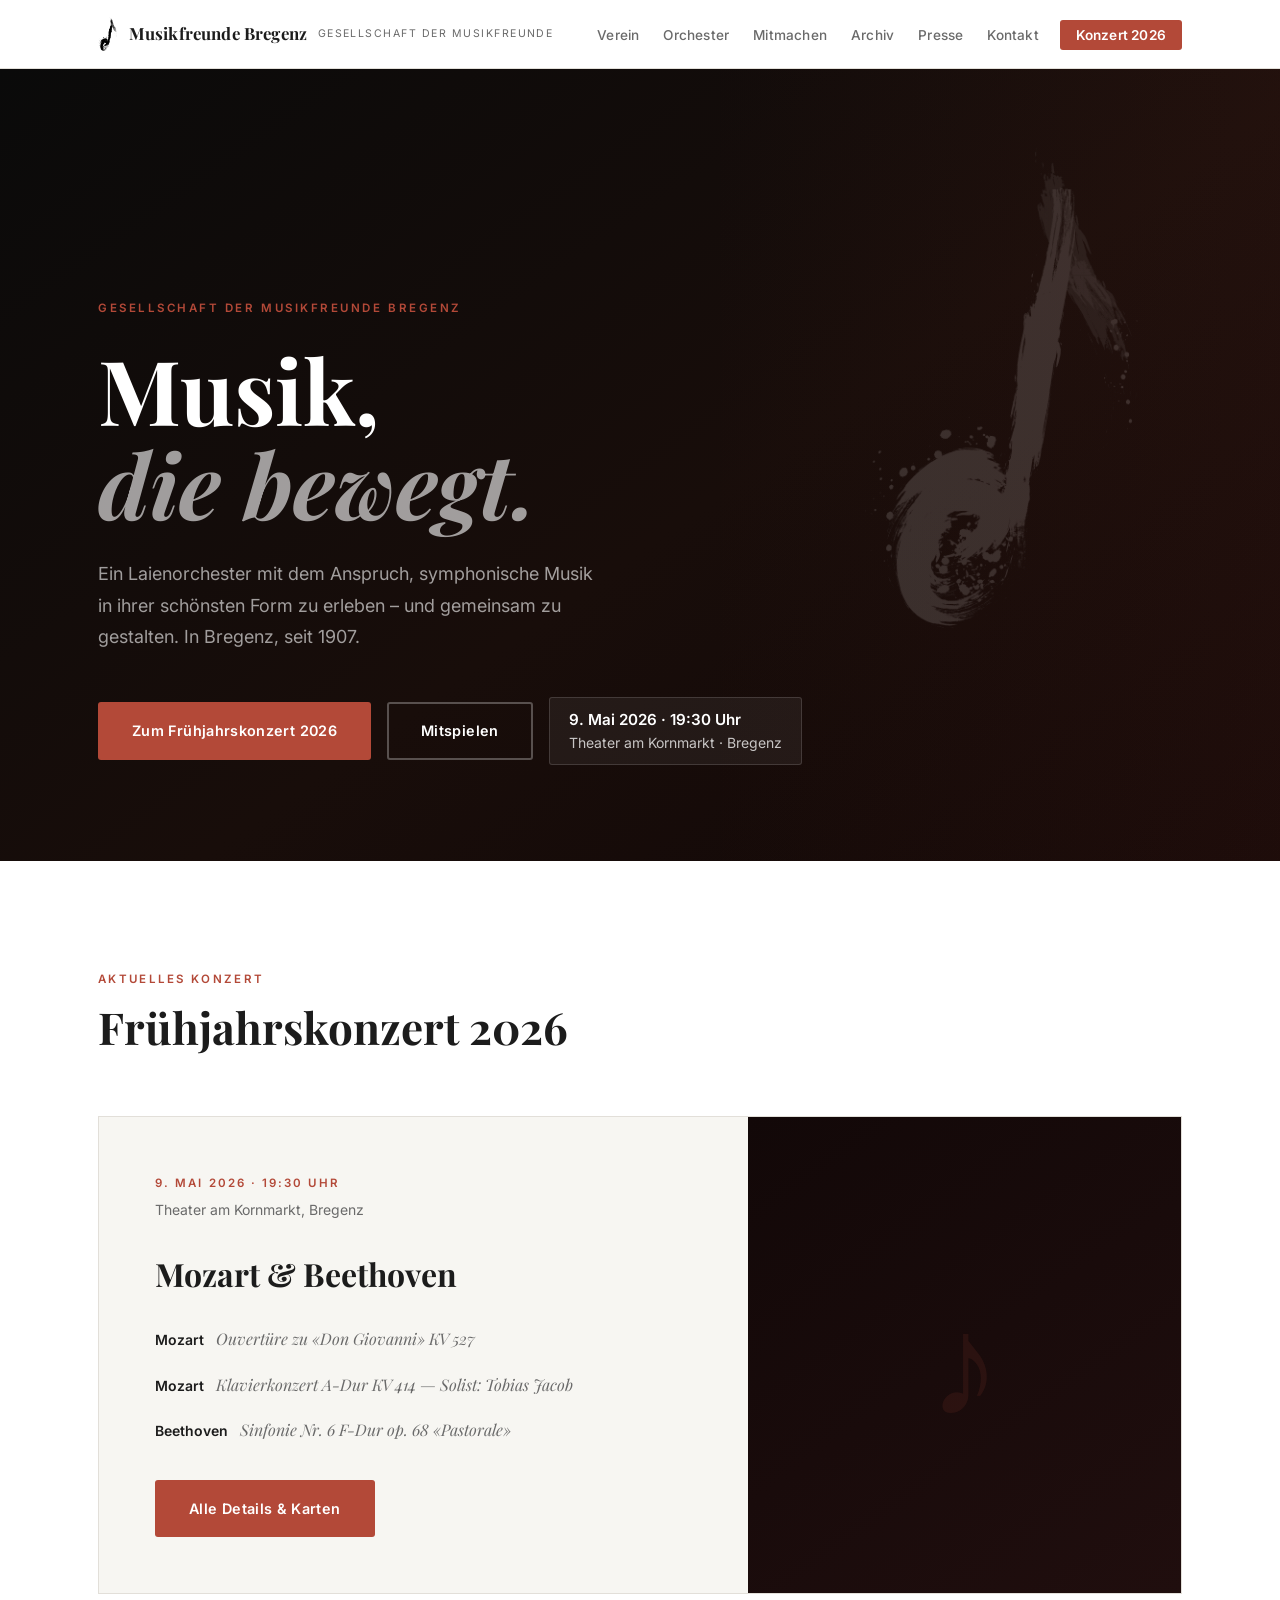
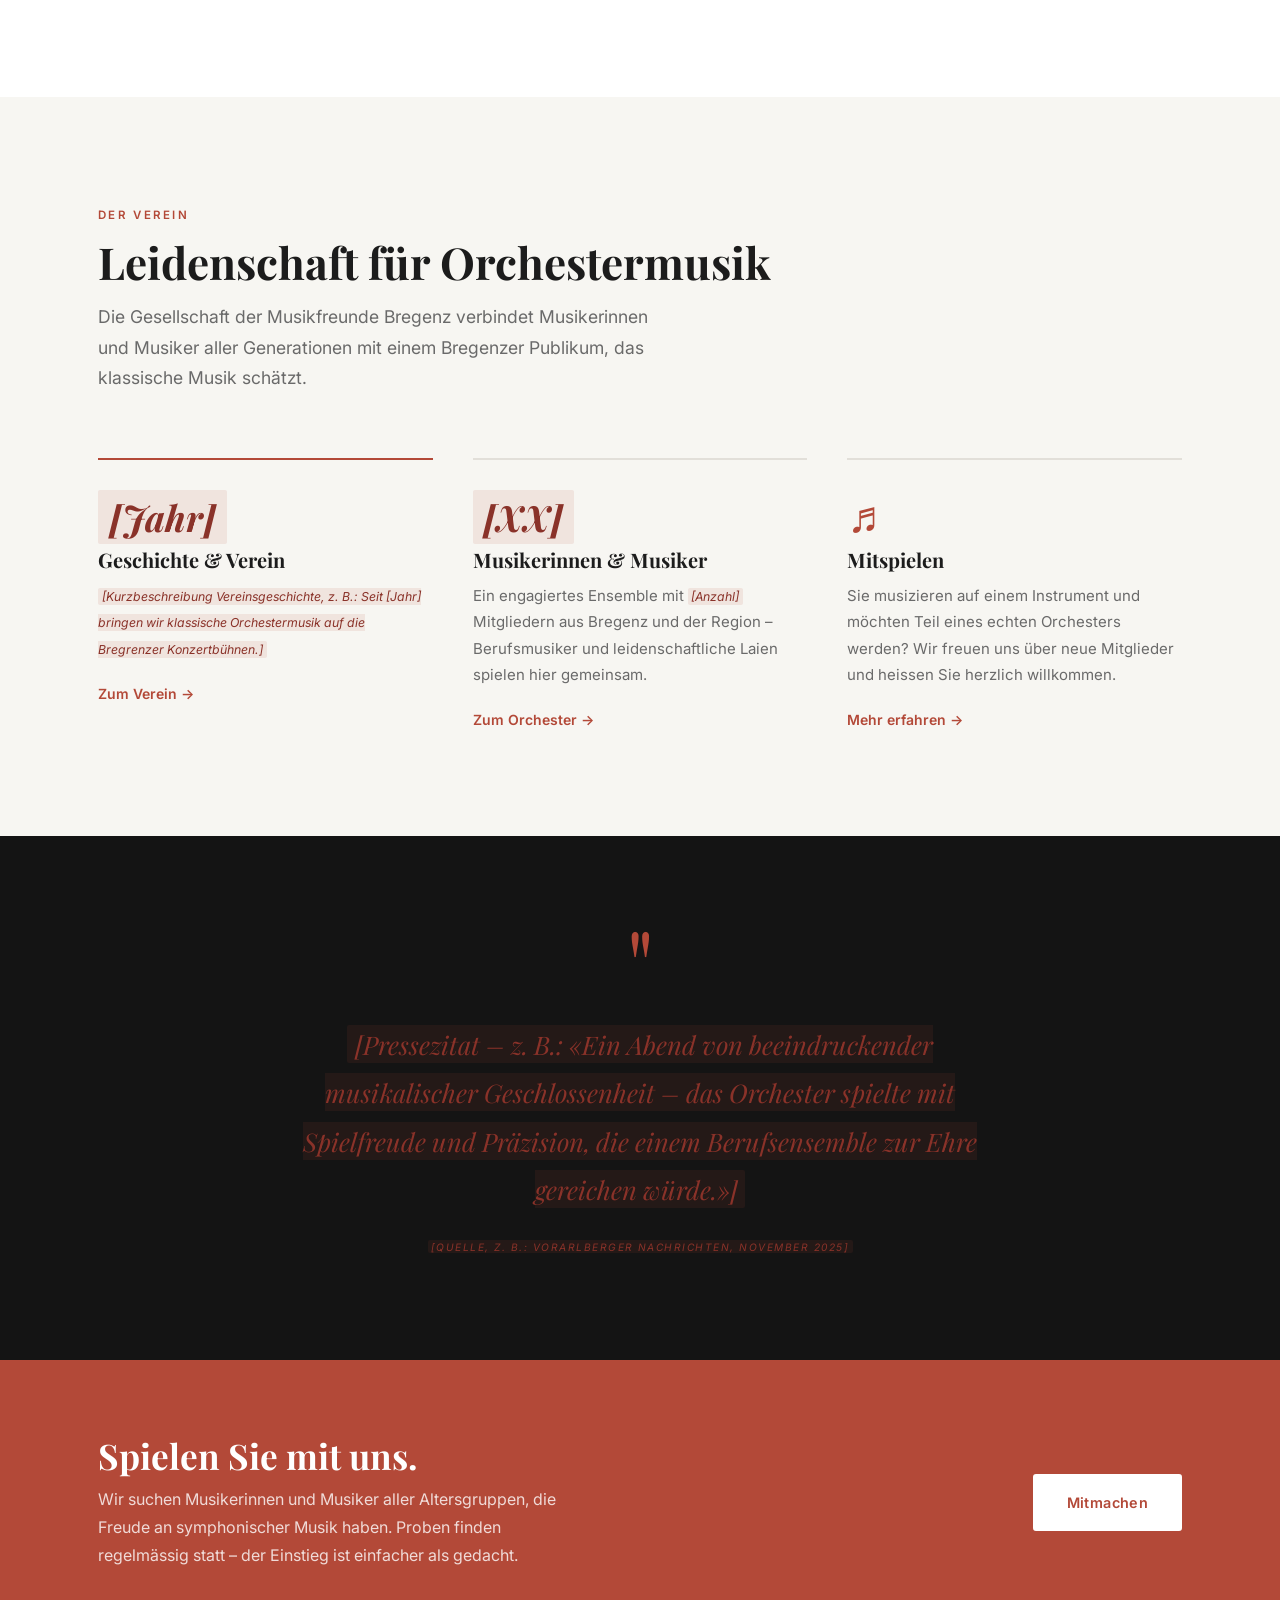
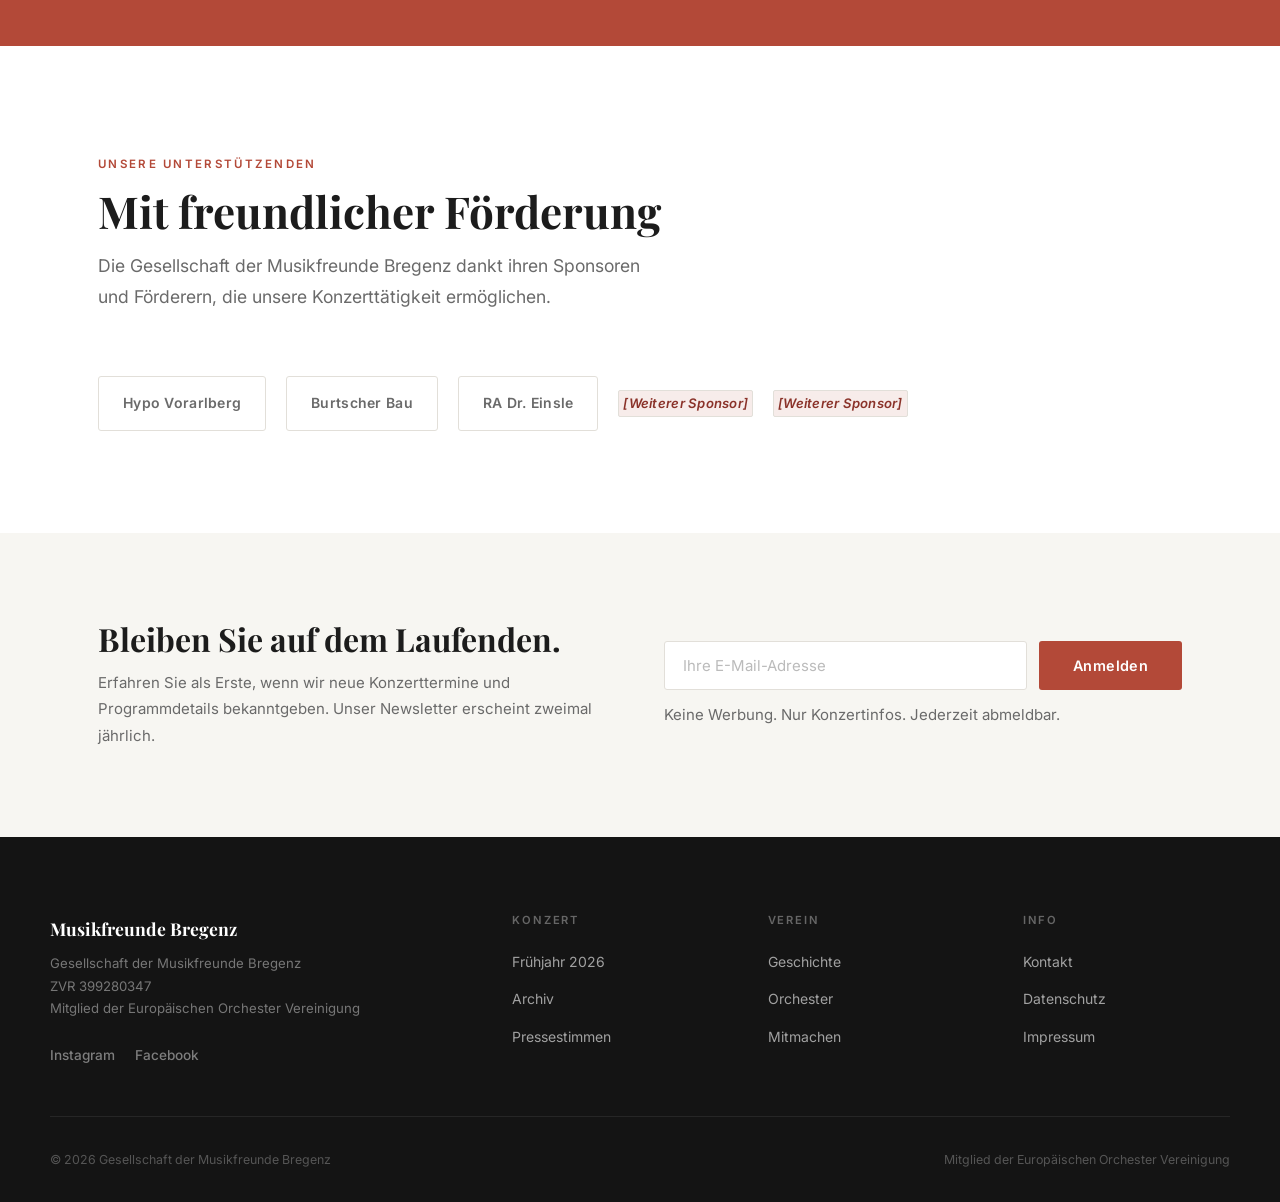
<file: index.html>
<!DOCTYPE html>
<html lang="de">
<head>
  <meta charset="UTF-8">
  <meta name="viewport" content="width=device-width, initial-scale=1.0">
  <meta name="description" content="Die Gesellschaft der Musikfreunde Bregenz – klassische Orchestermusik in Bregenz und Vorarlberg. Nächstes Konzert: 9. Mai 2026, Theater am Kornmarkt.">
  <title>Musikfreunde Bregenz – Gesellschaft der Musikfreunde</title>
  <link rel="stylesheet" href="css/style.css">
</head>
<body>

<a href="#main" class="skip-link">Zum Inhalt springen</a>

<!-- ── Navigation ── -->
<nav class="nav" aria-label="Hauptnavigation">
  <div class="nav__inner">
    <a href="index.html" class="nav__logo" aria-label="Musikfreunde Bregenz – Startseite">
      <img src="img/notenschluessel.png" class="nav__logo__clef" alt="" aria-hidden="true">
      Musikfreunde Bregenz
      <span>Gesellschaft der Musikfreunde</span>
    </a>
    <button class="nav__toggle" id="nav-toggle" aria-expanded="false" aria-controls="nav-links" aria-label="Navigation öffnen">
      <span></span><span></span><span></span>
    </button>
    <ul class="nav__links" id="nav-links" role="list">
      <li><a href="verein.html">Verein</a></li>
      <li><a href="orchester.html">Orchester</a></li>
      <li><a href="mitmachen.html">Mitmachen</a></li>
      <li><a href="archiv.html">Archiv</a></li>
      <li><a href="presse.html">Presse</a></li>
      <li><a href="kontakt.html">Kontakt</a></li>
      <li class="nav__cta"><a href="konzert.html">Konzert 2026</a></li>
    </ul>
  </div>
</nav>

<main id="main">

  <!-- ══════════════════════════════════════════════════
       HERO
  ══════════════════════════════════════════════════ -->
  <section class="hero" aria-labelledby="hero-title">
    <div class="hero__deco" aria-hidden="true">
      <img src="img/notenschluessel.png" alt="">
    </div>
    <div class="hero__content">
      <span class="hero__eyebrow">Gesellschaft der Musikfreunde Bregenz</span>
      <h1 class="hero__title" id="hero-title">
        Musik,<br><em>die bewegt.</em>
      </h1>
      <p class="hero__sub">
        Ein Laienorchester mit dem Anspruch, symphonische Musik in ihrer schönsten Form
        zu erleben – und gemeinsam zu gestalten. In Bregenz, seit 1907.
      </p>
      <div class="hero__actions">
        <a href="konzert.html" class="btn btn--primary">Zum Frühjahrskonzert 2026</a>
        <a href="mitmachen.html" class="btn btn--ghost">Mitspielen</a>
        <div class="hero__badge">
          <strong>9. Mai 2026 · 19:30 Uhr</strong>
          Theater am Kornmarkt · Bregenz
        </div>
      </div>
    </div>
  </section>

  <!-- ══════════════════════════════════════════════════
       AKTUELLES KONZERT
  ══════════════════════════════════════════════════ -->
  <section class="section" aria-labelledby="konzert-heading">
    <div class="container">
      <div class="sec-head">
        <span class="sec-eye">Aktuelles Konzert</span>
        <h2 class="sec-title" id="konzert-heading">Frühjahrskonzert 2026</h2>
      </div>
      <div class="concert-teaser">
        <div class="concert-teaser__body">
          <p class="concert-teaser__date">9. Mai 2026 · 19:30 Uhr</p>
          <p class="concert-teaser__venue">Theater am Kornmarkt, Bregenz</p>
          <h3 class="concert-teaser__title">Mozart &amp; Beethoven</h3>
          <ul class="prog-list" aria-label="Programm">
            <li>
              <span class="prog-cmp">Mozart</span>
              <span class="prog-wrk">Ouvertüre zu «Don Giovanni» KV 527</span>
            </li>
            <li>
              <span class="prog-cmp">Mozart</span>
              <span class="prog-wrk">Klavierkonzert A-Dur KV 414 — Solist: Tobias Jacob</span>
            </li>
            <li>
              <span class="prog-cmp">Beethoven</span>
              <span class="prog-wrk">Sinfonie Nr. 6 F-Dur op. 68 «Pastorale»</span>
            </li>
          </ul>
          <a href="konzert.html" class="btn btn--primary">Alle Details &amp; Karten</a>
        </div>
        <div class="concert-teaser__vis" aria-hidden="true">
          <div class="concert-teaser__vis-text">♪</div>
        </div>
      </div>
    </div>
  </section>

  <!-- ══════════════════════════════════════════════════
       ÜBER UNS — 3 WEGE
  ══════════════════════════════════════════════════ -->
  <section class="section section--warm" aria-labelledby="ueber-heading">
    <div class="container">
      <div class="sec-head">
        <span class="sec-eye">Der Verein</span>
        <h2 class="sec-title" id="ueber-heading">Leidenschaft für Orchestermusik</h2>
        <p class="sec-lead">
          Die Gesellschaft der Musikfreunde Bregenz verbindet Musikerinnen und Musiker
          aller Generationen mit einem Bregenzer Publikum, das klassische Musik schätzt.
        </p>
      </div>
      <div class="about-grid">
        <div class="about-card">
          <div class="about-card__num"><span class="ph">[Jahr]</span></div>
          <h3>Geschichte &amp; Verein</h3>
          <p>
            <span class="ph">[Kurzbeschreibung Vereinsgeschichte, z. B.: Seit [Jahr] bringen
            wir klassische Orchestermusik auf die Bregrenzer Konzertbühnen.]</span>
          </p>
          <a href="verein.html" class="about-card__link">Zum Verein →</a>
        </div>
        <div class="about-card">
          <div class="about-card__num"><span class="ph">[XX]</span></div>
          <h3>Musikerinnen &amp; Musiker</h3>
          <p>
            Ein engagiertes Ensemble mit <span class="ph">[Anzahl]</span> Mitgliedern aus Bregenz und
            der Region – Berufsmusiker und leidenschaftliche Laien spielen hier gemeinsam.
          </p>
          <a href="orchester.html" class="about-card__link">Zum Orchester →</a>
        </div>
        <div class="about-card">
          <div class="about-card__num">♬</div>
          <h3>Mitspielen</h3>
          <p>
            Sie musizieren auf einem Instrument und möchten Teil eines echten Orchesters werden?
            Wir freuen uns über neue Mitglieder und heissen Sie herzlich willkommen.
          </p>
          <a href="mitmachen.html" class="about-card__link">Mehr erfahren →</a>
        </div>
      </div>
    </div>
  </section>

  <!-- ══════════════════════════════════════════════════
       PRESSEZITAT
  ══════════════════════════════════════════════════ -->
  <section class="section section--dark" aria-label="Pressestimme">
    <div class="container">
      <div class="quote-wrap">
        <span class="quote-wrap__mark" aria-hidden="true">"</span>
        <blockquote>
          <p class="quote-wrap__text">
            <span class="ph">[Pressezitat – z. B.: «Ein Abend von beeindruckender
            musikalischer Geschlossenheit – das Orchester spielte mit Spielfreude und
            Präzision, die einem Berufsensemble zur Ehre gereichen würde.»]</span>
          </p>
          <footer class="quote-wrap__src">
            <span class="ph">[Quelle, z. B.: Vorarlberger Nachrichten, November 2025]</span>
          </footer>
        </blockquote>
      </div>
    </div>
  </section>

  <!-- ══════════════════════════════════════════════════
       MITMACHEN BANNER
  ══════════════════════════════════════════════════ -->
  <div class="mitmachen-banner" role="complementary" aria-label="Einladung zum Mitspielen">
    <div class="mitmachen-banner__inner">
      <div>
        <h2>Spielen Sie mit uns.</h2>
        <p>
          Wir suchen Musikerinnen und Musiker aller Altersgruppen, die Freude an
          symphonischer Musik haben. Proben finden regelmässig statt –
          der Einstieg ist einfacher als gedacht.
        </p>
      </div>
      <a href="mitmachen.html" class="btn btn--white">Mitmachen</a>
    </div>
  </div>

  <!-- ══════════════════════════════════════════════════
       SPONSOREN
  ══════════════════════════════════════════════════ -->
  <section class="section" aria-labelledby="sponsor-heading">
    <div class="container">
      <div class="sec-head">
        <span class="sec-eye">Unsere Unterstützenden</span>
        <h2 class="sec-title" id="sponsor-heading">Mit freundlicher Förderung</h2>
        <p class="sec-lead">
          Die Gesellschaft der Musikfreunde Bregenz dankt ihren Sponsoren und Förderern,
          die unsere Konzerttätigkeit ermöglichen.
        </p>
      </div>
      <div class="sponsors-row">
        <a href="#" class="sponsor-item" target="_blank" rel="noopener">Hypo Vorarlberg</a>
        <a href="#" class="sponsor-item" target="_blank" rel="noopener">Burtscher Bau</a>
        <a href="#" class="sponsor-item" target="_blank" rel="noopener">RA Dr. Einsle</a>
        <span class="sponsor-item ph">[Weiterer Sponsor]</span>
        <span class="sponsor-item ph">[Weiterer Sponsor]</span>
      </div>
    </div>
  </section>

  <!-- ══════════════════════════════════════════════════
       NEWSLETTER
  ══════════════════════════════════════════════════ -->
  <div class="section--warm">
    <div class="newsletter-wrap">
      <div>
        <h2>Bleiben Sie auf dem Laufenden.</h2>
        <p>
          Erfahren Sie als Erste, wenn wir neue Konzerttermine und Programmdetails
          bekanntgeben. Unser Newsletter erscheint zweimal jährlich.
        </p>
      </div>
      <div>
        <form class="nl-form" action="#" method="post" aria-label="Newsletter-Anmeldung">
          <input type="email" name="email" placeholder="Ihre E-Mail-Adresse" required autocomplete="email">
          <button type="submit" class="btn btn--primary">Anmelden</button>
        </form>
        <p class="nl-note">Keine Werbung. Nur Konzertinfos. Jederzeit abmeldbar.</p>
      </div>
    </div>
  </div>

</main>

<!-- ── Footer ── -->
<footer class="footer">
  <div class="footer__inner">
    <div class="footer__grid">
      <div>
        <div class="footer__brand">Musikfreunde Bregenz</div>
        <p class="footer__sub">
          Gesellschaft der Musikfreunde Bregenz<br>
          ZVR 399280347<br>
          Mitglied der Europäischen Orchester Vereinigung
        </p>
        <div class="footer__social">
          <a href="#" target="_blank" rel="noopener" aria-label="Instagram">Instagram</a>
          <a href="#" target="_blank" rel="noopener" aria-label="Facebook">Facebook</a>
        </div>
      </div>
      <div class="footer__col">
        <h4>Konzert</h4>
        <ul>
          <li><a href="konzert.html">Frühjahr 2026</a></li>
          <li><a href="archiv.html">Archiv</a></li>
          <li><a href="presse.html">Pressestimmen</a></li>
        </ul>
      </div>
      <div class="footer__col">
        <h4>Verein</h4>
        <ul>
          <li><a href="verein.html">Geschichte</a></li>
          <li><a href="orchester.html">Orchester</a></li>
          <li><a href="mitmachen.html">Mitmachen</a></li>
        </ul>
      </div>
      <div class="footer__col">
        <h4>Info</h4>
        <ul>
          <li><a href="kontakt.html">Kontakt</a></li>
          <li><a href="datenschutz.html">Datenschutz</a></li>
          <li><a href="impressum.html">Impressum</a></li>
        </ul>
      </div>
    </div>
    <div class="footer__bottom">
      <span>© 2026 Gesellschaft der Musikfreunde Bregenz</span>
      <span>Mitglied der Europäischen Orchester Vereinigung</span>
    </div>
  </div>
</footer>

<script>
  const toggle = document.getElementById('nav-toggle');
  const links  = document.getElementById('nav-links');
  toggle.addEventListener('click', function () {
    const open = links.classList.toggle('open');
    toggle.setAttribute('aria-expanded', open);
  });
</script>

</body>
</html>
</file>
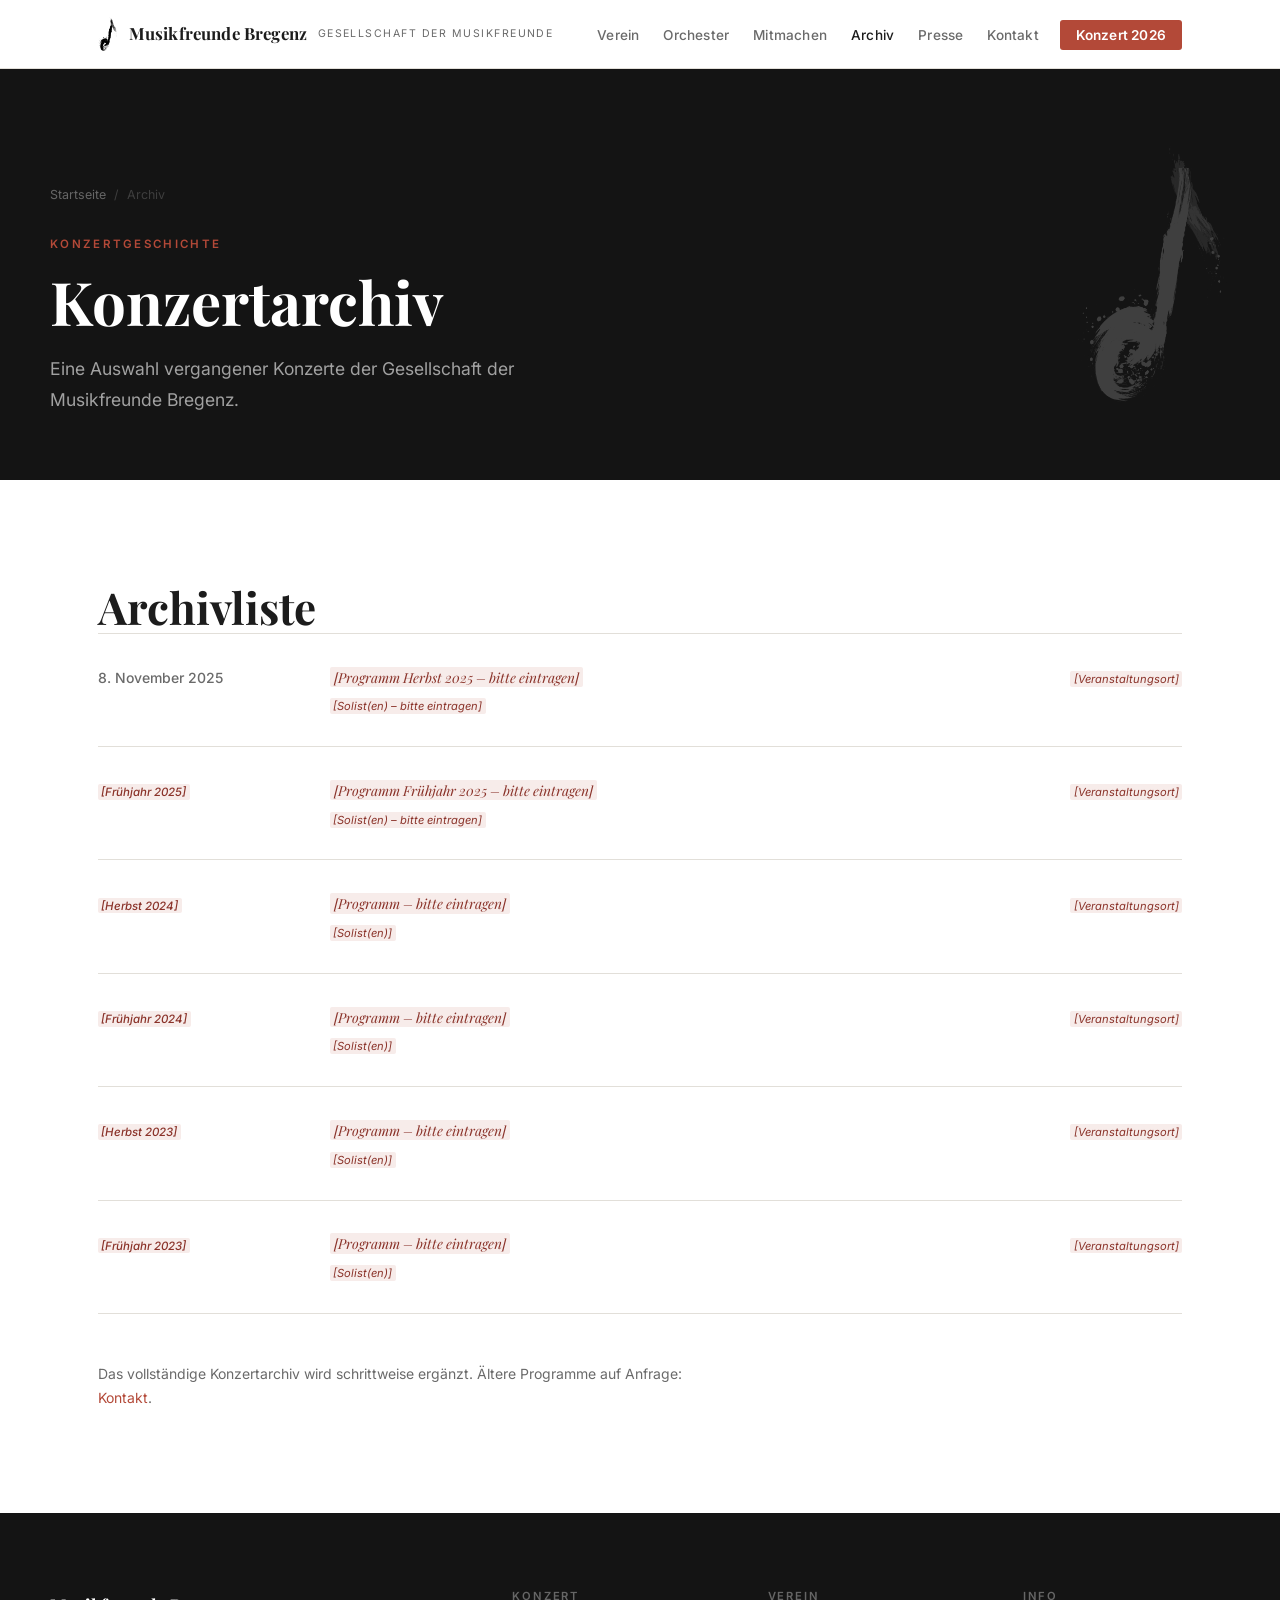
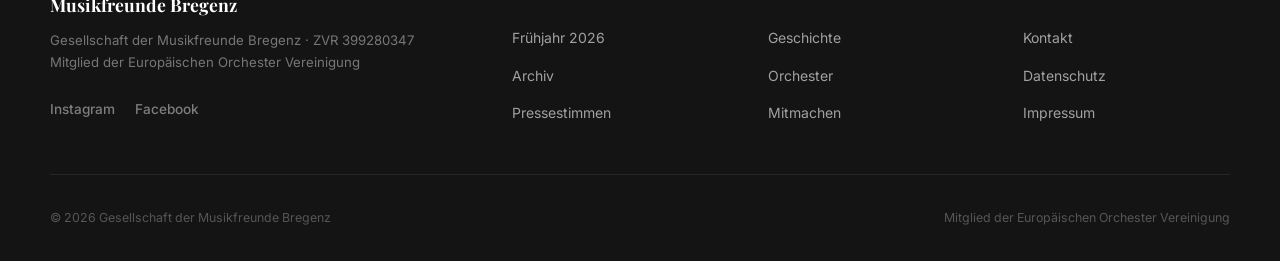
<file: archiv.html>
<!DOCTYPE html>
<html lang="de">
<head>
  <meta charset="UTF-8">
  <meta name="viewport" content="width=device-width, initial-scale=1.0">
  <meta name="description" content="Archiv der Konzerte der Musikfreunde Bregenz – vergangene Programme, Termine und Veranstaltungsorte.">
  <title>Konzertarchiv – Musikfreunde Bregenz</title>
  <link rel="stylesheet" href="css/style.css">
</head>
<body>

<a href="#main" class="skip-link">Zum Inhalt springen</a>

<nav class="nav" aria-label="Hauptnavigation">
  <div class="nav__inner">
    <a href="index.html" class="nav__logo">
      <img src="img/notenschluessel.png" class="nav__logo__clef" alt="" aria-hidden="true">
      Musikfreunde Bregenz
      <span>Gesellschaft der Musikfreunde</span>
    </a>
    <button class="nav__toggle" id="nav-toggle" aria-expanded="false" aria-controls="nav-links" aria-label="Navigation öffnen">
      <span></span><span></span><span></span>
    </button>
    <ul class="nav__links" id="nav-links" role="list">
      <li><a href="verein.html">Verein</a></li>
      <li><a href="orchester.html">Orchester</a></li>
      <li><a href="mitmachen.html">Mitmachen</a></li>
      <li><a href="archiv.html" class="active">Archiv</a></li>
      <li><a href="presse.html">Presse</a></li>
      <li><a href="kontakt.html">Kontakt</a></li>
      <li class="nav__cta"><a href="konzert.html">Konzert 2026</a></li>
    </ul>
  </div>
</nav>

<main id="main">

  <header class="page-hero">
    <div class="page-hero__deco" aria-hidden="true"><img src="img/notenschluessel.png" alt=""></div>
    <div class="page-hero__inner">
      <div class="page-hero__crumb">
        <a href="index.html">Startseite</a>
        <span aria-hidden="true">/</span>
        <span>Archiv</span>
      </div>
      <span class="page-hero__eye">Konzertgeschichte</span>
      <h1 class="page-hero__h1">Konzertarchiv</h1>
      <p class="page-hero__lead">
        Eine Auswahl vergangener Konzerte der Gesellschaft der Musikfreunde Bregenz.
      </p>
    </div>
  </header>

  <section class="section" aria-labelledby="archiv-heading">
    <div class="container">
      <h2 id="archiv-heading" class="sr-only">Archivliste</h2>

      <div class="archiv-list" role="list">

        <!-- 2025 -->
        <div role="listitem" class="archiv-item">
          <p class="archiv-item__date">8. November 2025</p>
          <div class="archiv-item__prog">
            <span class="ph">[Programm Herbst 2025 – bitte eintragen]</span>
            <em><span class="ph">[Solist(en) – bitte eintragen]</span></em>
          </div>
          <p class="archiv-item__venue"><span class="ph">[Veranstaltungsort]</span></p>
        </div>

        <div role="listitem" class="archiv-item">
          <p class="archiv-item__date"><span class="ph">[Frühjahr 2025]</span></p>
          <div class="archiv-item__prog">
            <span class="ph">[Programm Frühjahr 2025 – bitte eintragen]</span>
            <em><span class="ph">[Solist(en) – bitte eintragen]</span></em>
          </div>
          <p class="archiv-item__venue"><span class="ph">[Veranstaltungsort]</span></p>
        </div>

        <!-- 2024 -->
        <div role="listitem" class="archiv-item">
          <p class="archiv-item__date"><span class="ph">[Herbst 2024]</span></p>
          <div class="archiv-item__prog">
            <span class="ph">[Programm – bitte eintragen]</span>
            <em><span class="ph">[Solist(en)]</span></em>
          </div>
          <p class="archiv-item__venue"><span class="ph">[Veranstaltungsort]</span></p>
        </div>

        <div role="listitem" class="archiv-item">
          <p class="archiv-item__date"><span class="ph">[Frühjahr 2024]</span></p>
          <div class="archiv-item__prog">
            <span class="ph">[Programm – bitte eintragen]</span>
            <em><span class="ph">[Solist(en)]</span></em>
          </div>
          <p class="archiv-item__venue"><span class="ph">[Veranstaltungsort]</span></p>
        </div>

        <!-- 2023 -->
        <div role="listitem" class="archiv-item">
          <p class="archiv-item__date"><span class="ph">[Herbst 2023]</span></p>
          <div class="archiv-item__prog">
            <span class="ph">[Programm – bitte eintragen]</span>
            <em><span class="ph">[Solist(en)]</span></em>
          </div>
          <p class="archiv-item__venue"><span class="ph">[Veranstaltungsort]</span></p>
        </div>

        <div role="listitem" class="archiv-item">
          <p class="archiv-item__date"><span class="ph">[Frühjahr 2023]</span></p>
          <div class="archiv-item__prog">
            <span class="ph">[Programm – bitte eintragen]</span>
            <em><span class="ph">[Solist(en)]</span></em>
          </div>
          <p class="archiv-item__venue"><span class="ph">[Veranstaltungsort]</span></p>
        </div>

      </div>

      <p style="margin-top:3rem; font-size:0.875rem; color:var(--muted);">
        Das vollständige Konzertarchiv wird schrittweise ergänzt.
        Ältere Programme auf Anfrage: <a href="kontakt.html" style="color:var(--red);">Kontakt</a>.
      </p>
    </div>
  </section>

</main>

<footer class="footer">
  <div class="footer__inner">
    <div class="footer__grid">
      <div>
        <div class="footer__brand">Musikfreunde Bregenz</div>
        <p class="footer__sub">Gesellschaft der Musikfreunde Bregenz · ZVR 399280347<br>Mitglied der Europäischen Orchester Vereinigung</p>
        <div class="footer__social">
          <a href="#" target="_blank" rel="noopener">Instagram</a>
          <a href="#" target="_blank" rel="noopener">Facebook</a>
        </div>
      </div>
      <div class="footer__col"><h4>Konzert</h4><ul><li><a href="konzert.html">Frühjahr 2026</a></li><li><a href="archiv.html">Archiv</a></li><li><a href="presse.html">Pressestimmen</a></li></ul></div>
      <div class="footer__col"><h4>Verein</h4><ul><li><a href="verein.html">Geschichte</a></li><li><a href="orchester.html">Orchester</a></li><li><a href="mitmachen.html">Mitmachen</a></li></ul></div>
      <div class="footer__col"><h4>Info</h4><ul><li><a href="kontakt.html">Kontakt</a></li><li><a href="datenschutz.html">Datenschutz</a></li><li><a href="impressum.html">Impressum</a></li></ul></div>
    </div>
    <div class="footer__bottom">
      <span>© 2026 Gesellschaft der Musikfreunde Bregenz</span>
      <span>Mitglied der Europäischen Orchester Vereinigung</span>
    </div>
  </div>
</footer>

<script>
  const toggle = document.getElementById('nav-toggle');
  const links  = document.getElementById('nav-links');
  toggle.addEventListener('click', function () {
    const open = links.classList.toggle('open');
    toggle.setAttribute('aria-expanded', open);
  });
</script>
</body>
</html>
</file>
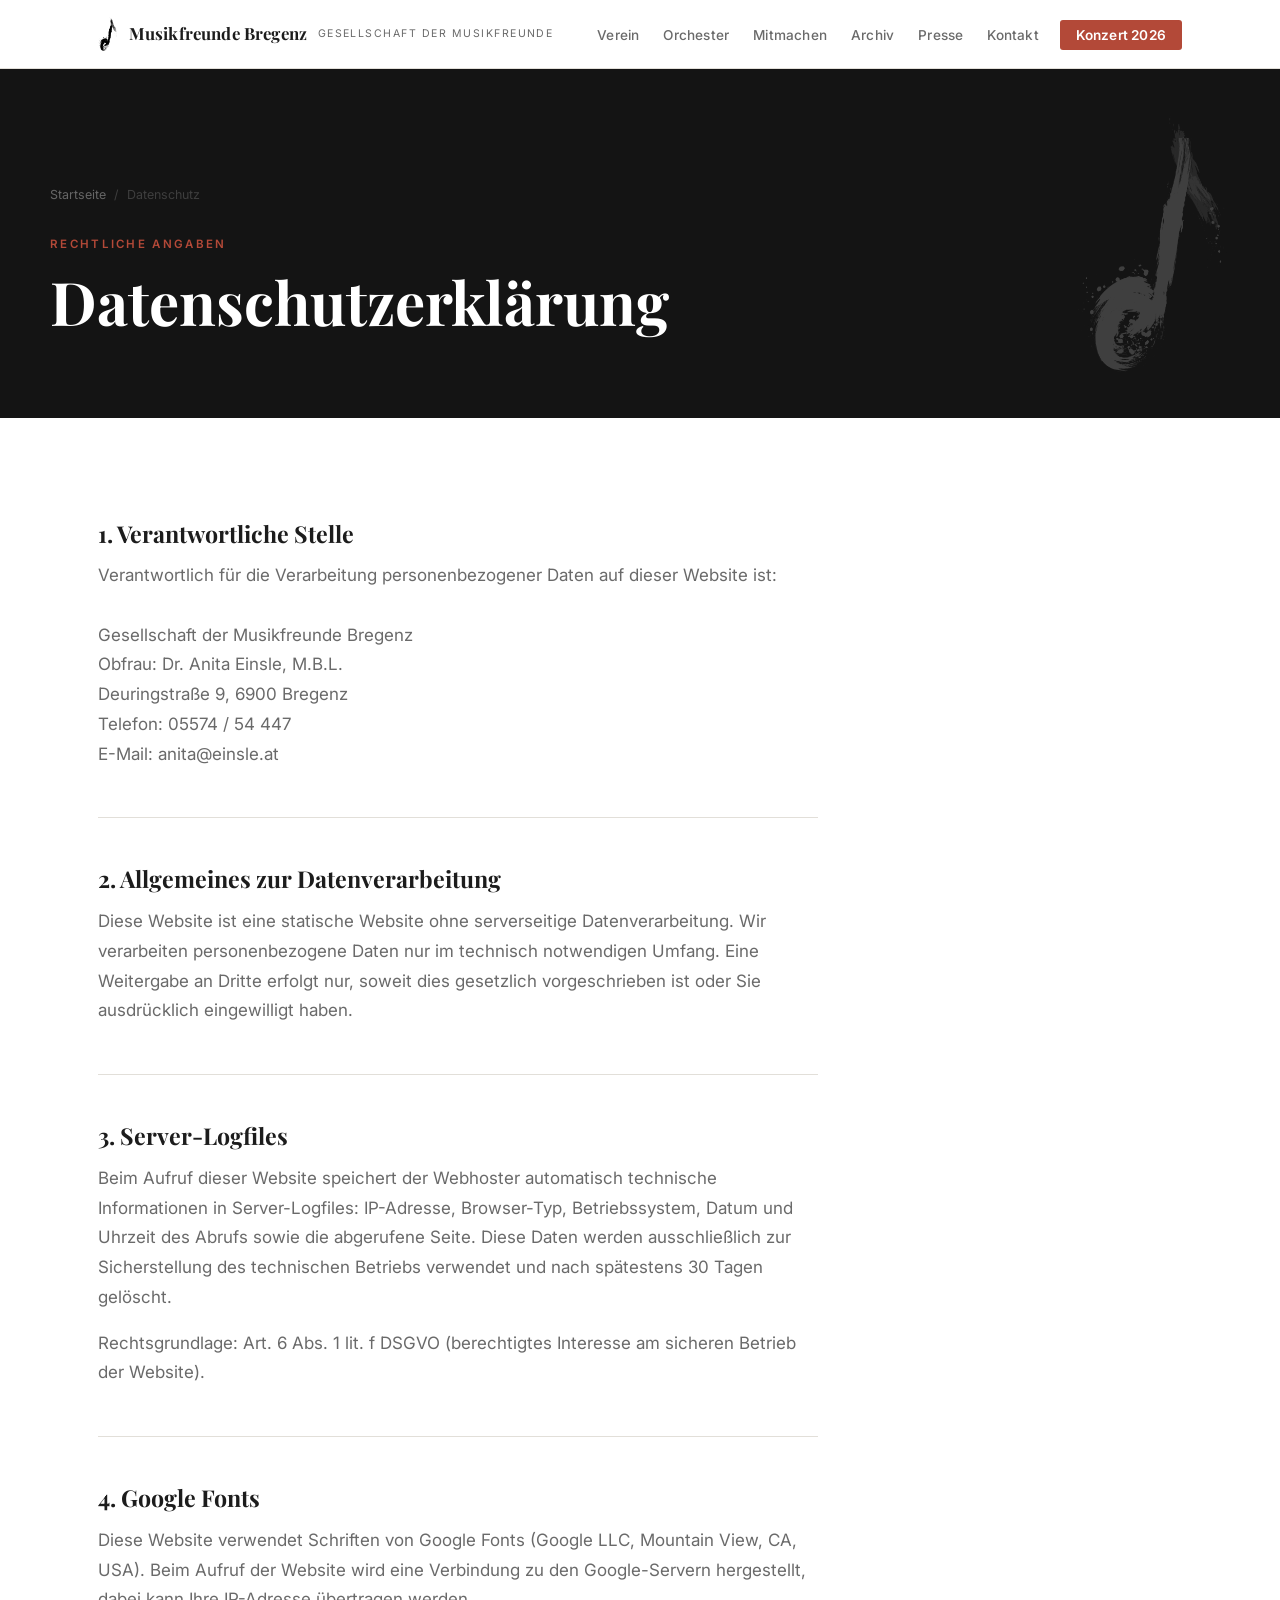
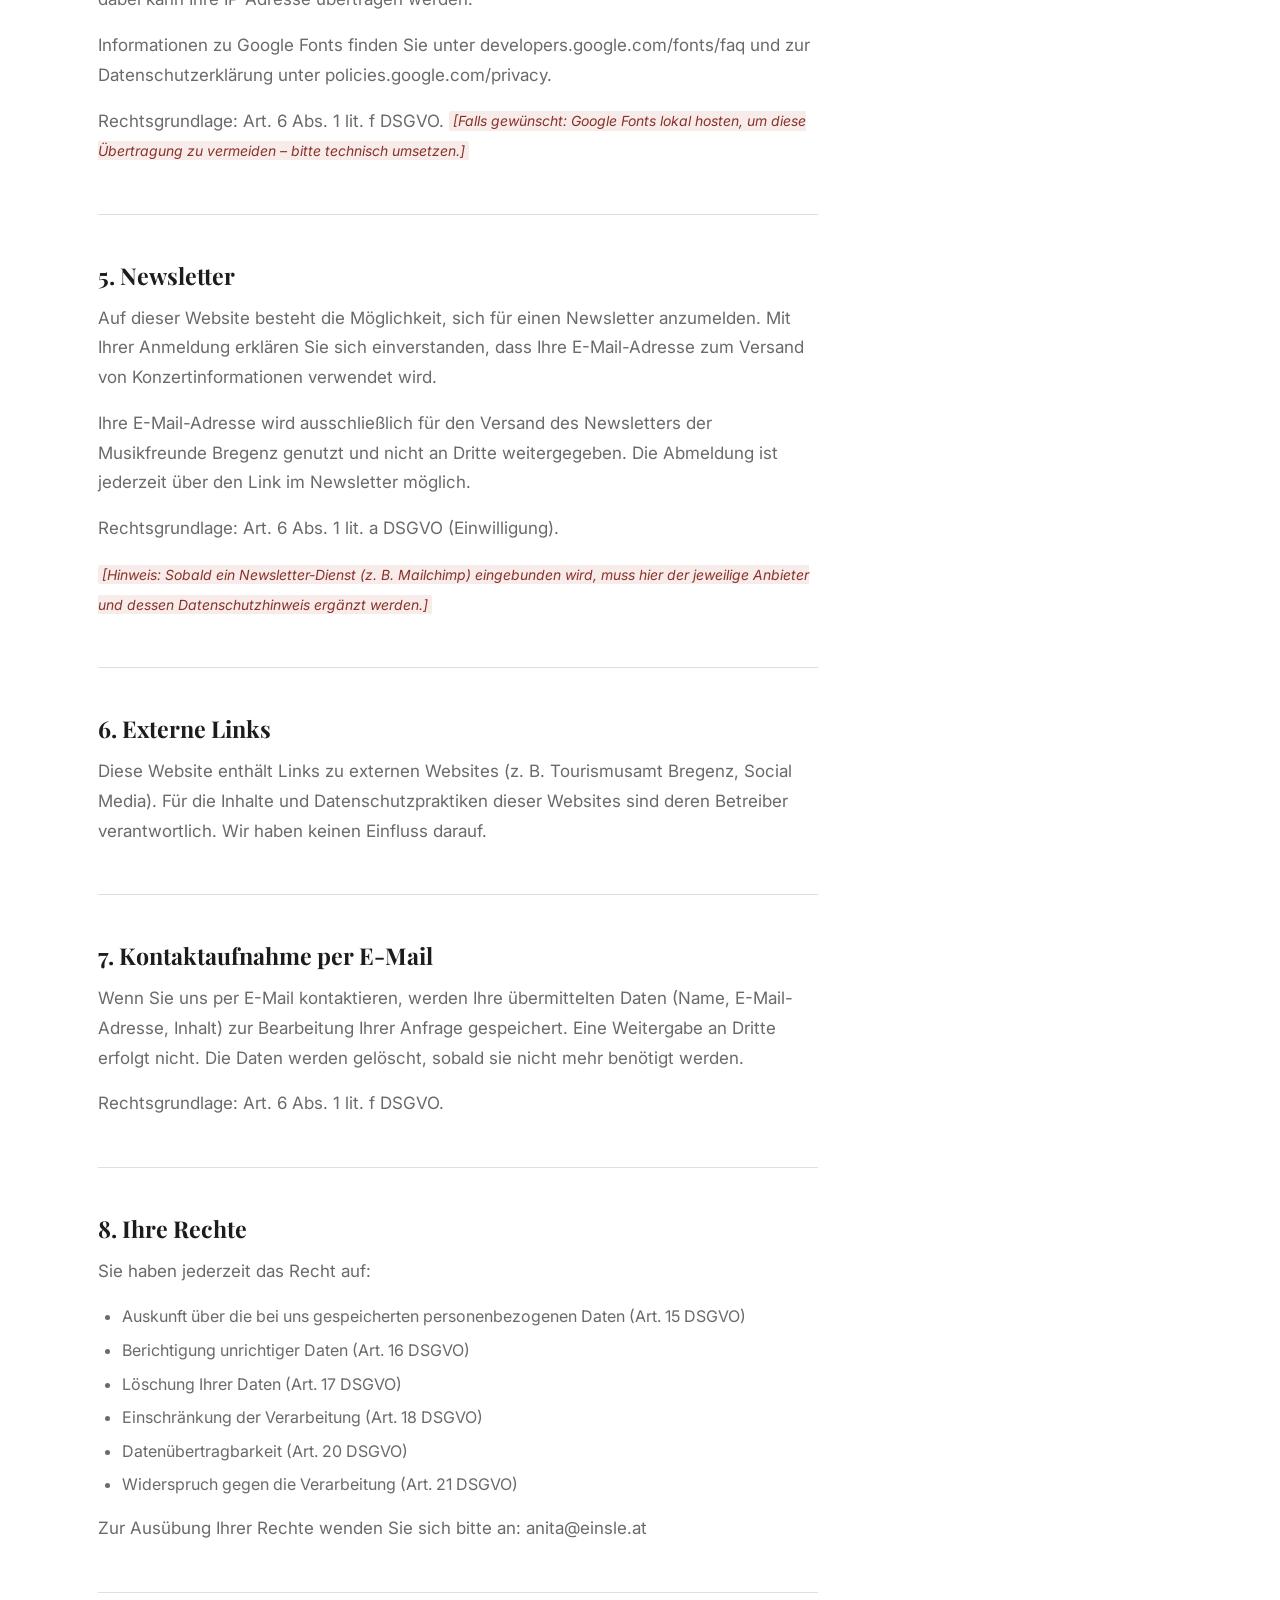
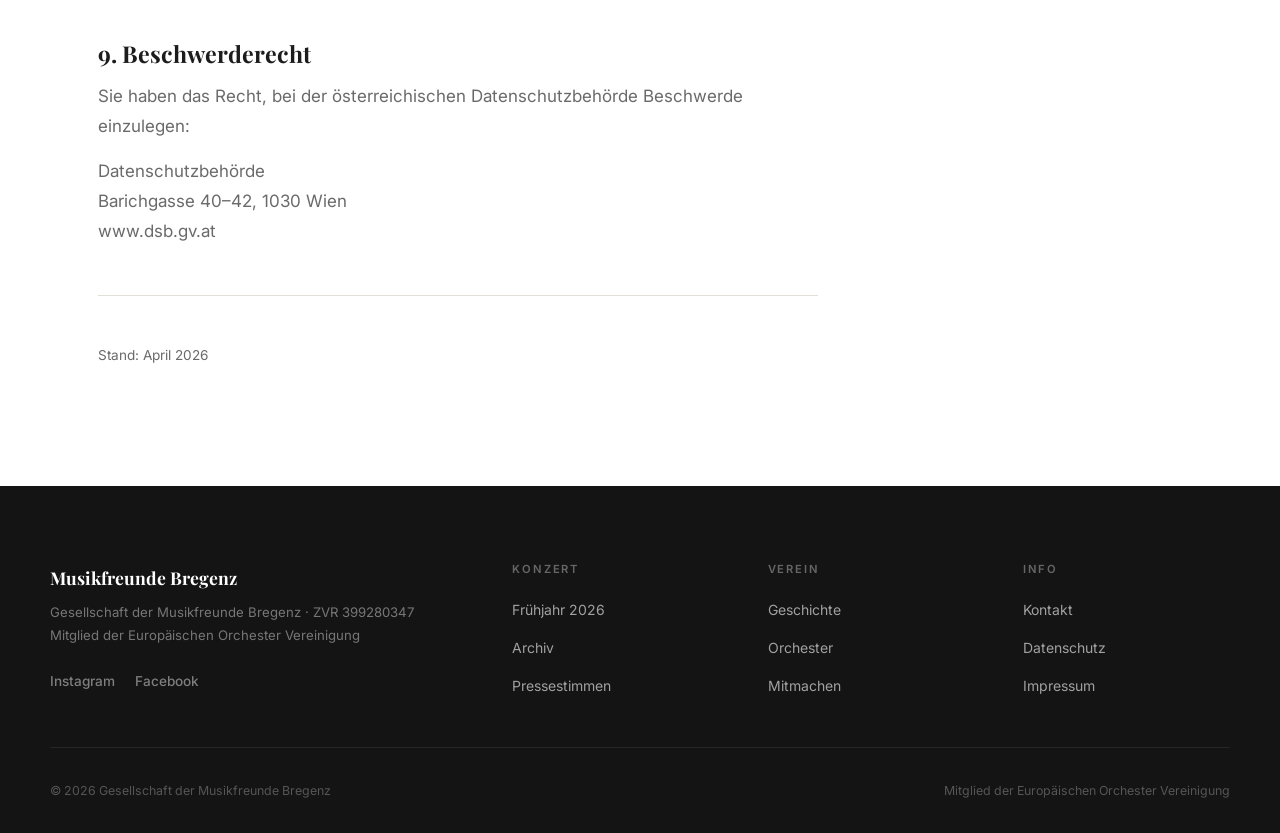
<file: datenschutz.html>
<!DOCTYPE html>
<html lang="de">
<head>
  <meta charset="UTF-8">
  <meta name="viewport" content="width=device-width, initial-scale=1.0">
  <meta name="description" content="Datenschutzerklärung der Gesellschaft der Musikfreunde Bregenz gemäß DSGVO.">
  <title>Datenschutz – Musikfreunde Bregenz</title>
  <link rel="stylesheet" href="css/style.css">
</head>
<body>

<a href="#main" class="skip-link">Zum Inhalt springen</a>

<nav class="nav" aria-label="Hauptnavigation">
  <div class="nav__inner">
    <a href="index.html" class="nav__logo"><img src="img/notenschluessel.png" class="nav__logo__clef" alt="" aria-hidden="true">Musikfreunde Bregenz<span>Gesellschaft der Musikfreunde</span></a>
    <button class="nav__toggle" id="nav-toggle" aria-expanded="false" aria-controls="nav-links" aria-label="Navigation öffnen">
      <span></span><span></span><span></span>
    </button>
    <ul class="nav__links" id="nav-links" role="list">
      <li><a href="verein.html">Verein</a></li>
      <li><a href="orchester.html">Orchester</a></li>
      <li><a href="mitmachen.html">Mitmachen</a></li>
      <li><a href="archiv.html">Archiv</a></li>
      <li><a href="presse.html">Presse</a></li>
      <li><a href="kontakt.html">Kontakt</a></li>
      <li class="nav__cta"><a href="konzert.html">Konzert 2026</a></li>
    </ul>
  </div>
</nav>

<main id="main">

  <header class="page-hero">
    <div class="page-hero__deco" aria-hidden="true"><img src="img/notenschluessel.png" alt=""></div>
    <div class="page-hero__inner">
      <div class="page-hero__crumb"><a href="index.html">Startseite</a><span>/</span><span>Datenschutz</span></div>
      <span class="page-hero__eye">Rechtliche Angaben</span>
      <h1 class="page-hero__h1">Datenschutz&shy;erklärung</h1>
    </div>
  </header>

  <section class="section">
    <div class="container">
      <div style="max-width:720px;">
        <div class="prose">

          <h3>1. Verantwortliche Stelle</h3>
          <p>
            Verantwortlich für die Verarbeitung personenbezogener Daten auf dieser Website ist:<br><br>
            Gesellschaft der Musikfreunde Bregenz<br>
            Obfrau: Dr. Anita Einsle, M.B.L.<br>
            Deuringstraße 9, 6900 Bregenz<br>
            Telefon: <a href="tel:+43557454447">05574 / 54 447</a><br>
            E-Mail: <a href="mailto:anita@einsle.at">anita@einsle.at</a>
          </p>

          <div class="divider"></div>

          <h3>2. Allgemeines zur Datenverarbeitung</h3>
          <p>
            Diese Website ist eine statische Website ohne serverseitige Datenverarbeitung. Wir verarbeiten personenbezogene Daten nur im technisch notwendigen Umfang. Eine Weitergabe an Dritte erfolgt nur, soweit dies gesetzlich vorgeschrieben ist oder Sie ausdrücklich eingewilligt haben.
          </p>

          <div class="divider"></div>

          <h3>3. Server-Logfiles</h3>
          <p>
            Beim Aufruf dieser Website speichert der Webhoster automatisch technische Informationen in Server-Logfiles: IP-Adresse, Browser-Typ, Betriebssystem, Datum und Uhrzeit des Abrufs sowie die abgerufene Seite. Diese Daten werden ausschließlich zur Sicherstellung des technischen Betriebs verwendet und nach spätestens 30 Tagen gelöscht.
          </p>
          <p>
            Rechtsgrundlage: Art. 6 Abs. 1 lit. f DSGVO (berechtigtes Interesse am sicheren Betrieb der Website).
          </p>

          <div class="divider"></div>

          <h3>4. Google Fonts</h3>
          <p>
            Diese Website verwendet Schriften von Google Fonts (Google LLC, Mountain View, CA, USA). Beim Aufruf der Website wird eine Verbindung zu den Google-Servern hergestellt, dabei kann Ihre IP-Adresse übertragen werden.
          </p>
          <p>
            Informationen zu Google Fonts finden Sie unter <a href="https://developers.google.com/fonts/faq" target="_blank" rel="noopener">developers.google.com/fonts/faq</a> und zur Datenschutzerklärung unter <a href="https://policies.google.com/privacy" target="_blank" rel="noopener">policies.google.com/privacy</a>.
          </p>
          <p>
            Rechtsgrundlage: Art. 6 Abs. 1 lit. f DSGVO. <span class="ph">[Falls gewünscht: Google Fonts lokal hosten, um diese Übertragung zu vermeiden – bitte technisch umsetzen.]</span>
          </p>

          <div class="divider"></div>

          <h3>5. Newsletter</h3>
          <p>
            Auf dieser Website besteht die Möglichkeit, sich für einen Newsletter anzumelden. Mit Ihrer Anmeldung erklären Sie sich einverstanden, dass Ihre E-Mail-Adresse zum Versand von Konzertinformationen verwendet wird.
          </p>
          <p>
            Ihre E-Mail-Adresse wird ausschließlich für den Versand des Newsletters der Musikfreunde Bregenz genutzt und nicht an Dritte weitergegeben. Die Abmeldung ist jederzeit über den Link im Newsletter möglich.
          </p>
          <p>
            Rechtsgrundlage: Art. 6 Abs. 1 lit. a DSGVO (Einwilligung).
          </p>
          <p>
            <span class="ph">[Hinweis: Sobald ein Newsletter-Dienst (z. B. Mailchimp) eingebunden wird, muss hier der jeweilige Anbieter und dessen Datenschutzhinweis ergänzt werden.]</span>
          </p>

          <div class="divider"></div>

          <h3>6. Externe Links</h3>
          <p>
            Diese Website enthält Links zu externen Websites (z. B. Tourismusamt Bregenz, Social Media). Für die Inhalte und Datenschutzpraktiken dieser Websites sind deren Betreiber verantwortlich. Wir haben keinen Einfluss darauf.
          </p>

          <div class="divider"></div>

          <h3>7. Kontaktaufnahme per E-Mail</h3>
          <p>
            Wenn Sie uns per E-Mail kontaktieren, werden Ihre übermittelten Daten (Name, E-Mail-Adresse, Inhalt) zur Bearbeitung Ihrer Anfrage gespeichert. Eine Weitergabe an Dritte erfolgt nicht. Die Daten werden gelöscht, sobald sie nicht mehr benötigt werden.
          </p>
          <p>
            Rechtsgrundlage: Art. 6 Abs. 1 lit. f DSGVO.
          </p>

          <div class="divider"></div>

          <h3>8. Ihre Rechte</h3>
          <p>Sie haben jederzeit das Recht auf:</p>
          <ul style="list-style:disc;padding-left:1.5rem;color:var(--muted);display:flex;flex-direction:column;gap:0.35rem;margin-bottom:1rem;">
            <li>Auskunft über die bei uns gespeicherten personenbezogenen Daten (Art. 15 DSGVO)</li>
            <li>Berichtigung unrichtiger Daten (Art. 16 DSGVO)</li>
            <li>Löschung Ihrer Daten (Art. 17 DSGVO)</li>
            <li>Einschränkung der Verarbeitung (Art. 18 DSGVO)</li>
            <li>Datenübertragbarkeit (Art. 20 DSGVO)</li>
            <li>Widerspruch gegen die Verarbeitung (Art. 21 DSGVO)</li>
          </ul>
          <p>
            Zur Ausübung Ihrer Rechte wenden Sie sich bitte an: <a href="mailto:anita@einsle.at">anita@einsle.at</a>
          </p>

          <div class="divider"></div>

          <h3>9. Beschwerderecht</h3>
          <p>
            Sie haben das Recht, bei der österreichischen Datenschutzbehörde Beschwerde einzulegen:
          </p>
          <p>
            Datenschutzbehörde<br>
            Barichgasse 40–42, 1030 Wien<br>
            <a href="https://www.dsb.gv.at" target="_blank" rel="noopener">www.dsb.gv.at</a>
          </p>

          <div class="divider"></div>

          <p style="font-size:0.85rem;color:var(--muted);">Stand: April 2026</p>

        </div>
      </div>
    </div>
  </section>

</main>

<footer class="footer">
  <div class="footer__inner">
    <div class="footer__grid">
      <div>
        <div class="footer__brand">Musikfreunde Bregenz</div>
        <p class="footer__sub">Gesellschaft der Musikfreunde Bregenz · ZVR 399280347<br>Mitglied der Europäischen Orchester Vereinigung</p>
        <div class="footer__social">
          <a href="#" target="_blank" rel="noopener">Instagram</a>
          <a href="#" target="_blank" rel="noopener">Facebook</a>
        </div>
      </div>
      <div class="footer__col"><h4>Konzert</h4><ul><li><a href="konzert.html">Frühjahr 2026</a></li><li><a href="archiv.html">Archiv</a></li><li><a href="presse.html">Pressestimmen</a></li></ul></div>
      <div class="footer__col"><h4>Verein</h4><ul><li><a href="verein.html">Geschichte</a></li><li><a href="orchester.html">Orchester</a></li><li><a href="mitmachen.html">Mitmachen</a></li></ul></div>
      <div class="footer__col"><h4>Info</h4><ul><li><a href="kontakt.html">Kontakt</a></li><li><a href="datenschutz.html">Datenschutz</a></li><li><a href="impressum.html">Impressum</a></li></ul></div>
    </div>
    <div class="footer__bottom">
      <span>© 2026 Gesellschaft der Musikfreunde Bregenz</span>
      <span>Mitglied der Europäischen Orchester Vereinigung</span>
    </div>
  </div>
</footer>
<script>
  const toggle=document.getElementById('nav-toggle'),links=document.getElementById('nav-links');
  toggle.addEventListener('click',function(){const o=links.classList.toggle('open');toggle.setAttribute('aria-expanded',o);});
</script>
</body>
</html>
</file>
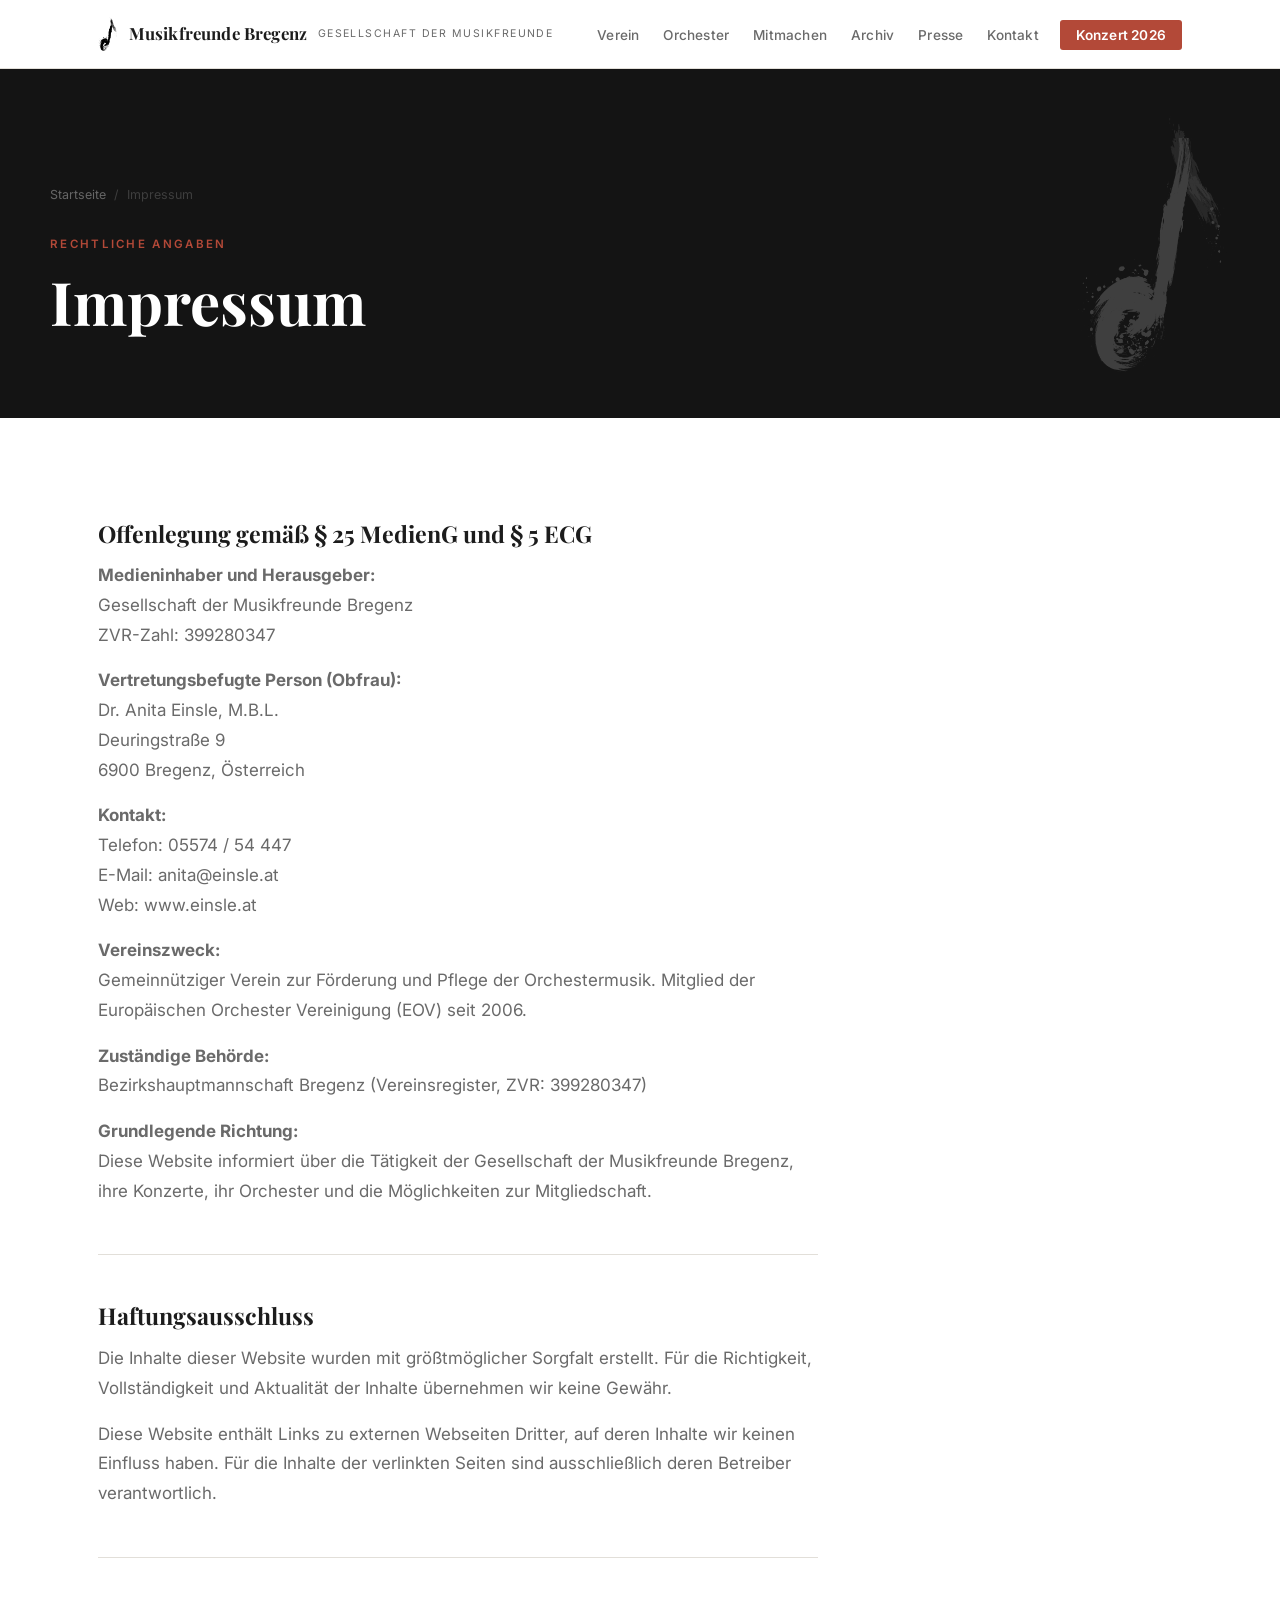
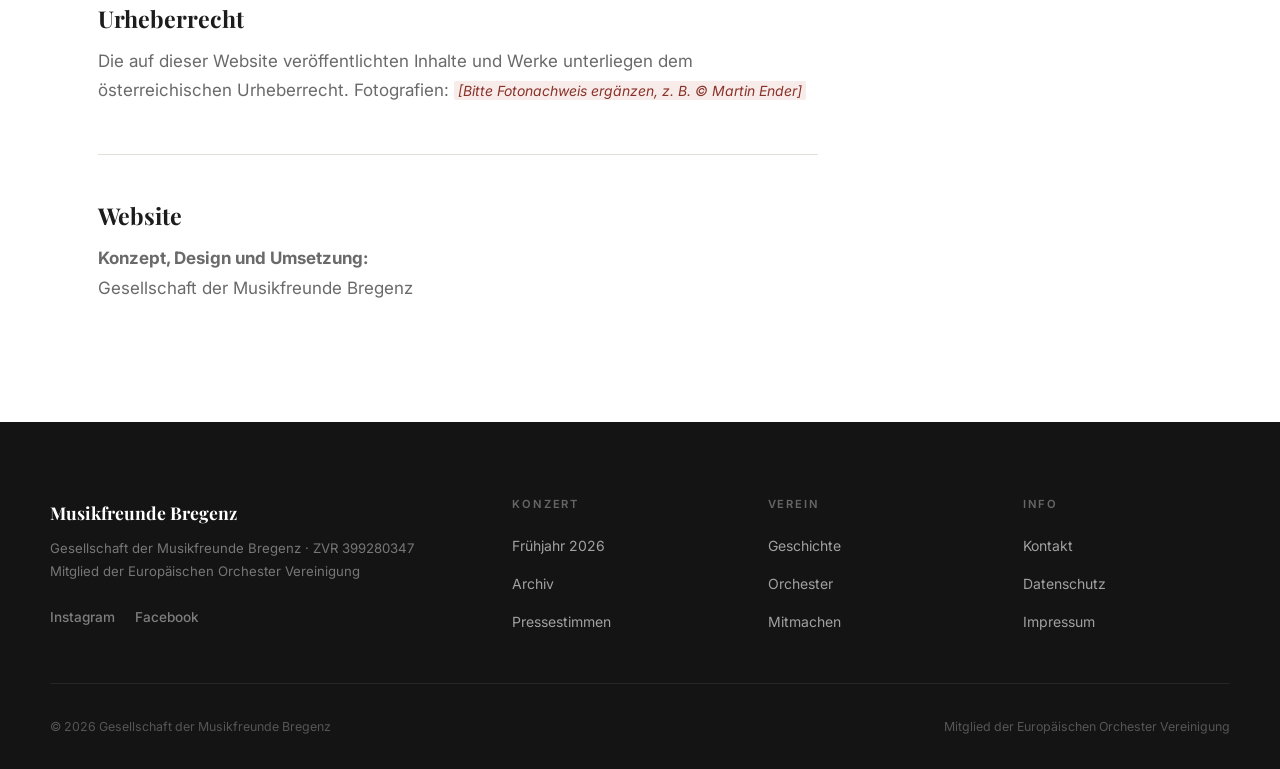
<file: impressum.html>
<!DOCTYPE html>
<html lang="de">
<head>
  <meta charset="UTF-8">
  <meta name="viewport" content="width=device-width, initial-scale=1.0">
  <meta name="description" content="Impressum der Gesellschaft der Musikfreunde Bregenz.">
  <title>Impressum – Musikfreunde Bregenz</title>
  <link rel="stylesheet" href="css/style.css">
</head>
<body>

<a href="#main" class="skip-link">Zum Inhalt springen</a>

<nav class="nav" aria-label="Hauptnavigation">
  <div class="nav__inner">
    <a href="index.html" class="nav__logo"><img src="img/notenschluessel.png" class="nav__logo__clef" alt="" aria-hidden="true">Musikfreunde Bregenz<span>Gesellschaft der Musikfreunde</span></a>
    <button class="nav__toggle" id="nav-toggle" aria-expanded="false" aria-controls="nav-links" aria-label="Navigation öffnen">
      <span></span><span></span><span></span>
    </button>
    <ul class="nav__links" id="nav-links" role="list">
      <li><a href="verein.html">Verein</a></li>
      <li><a href="orchester.html">Orchester</a></li>
      <li><a href="mitmachen.html">Mitmachen</a></li>
      <li><a href="archiv.html">Archiv</a></li>
      <li><a href="presse.html">Presse</a></li>
      <li><a href="kontakt.html">Kontakt</a></li>
      <li class="nav__cta"><a href="konzert.html">Konzert 2026</a></li>
    </ul>
  </div>
</nav>

<main id="main">

  <header class="page-hero">
    <div class="page-hero__deco" aria-hidden="true"><img src="img/notenschluessel.png" alt=""></div>
    <div class="page-hero__inner">
      <div class="page-hero__crumb"><a href="index.html">Startseite</a><span>/</span><span>Impressum</span></div>
      <span class="page-hero__eye">Rechtliche Angaben</span>
      <h1 class="page-hero__h1">Impressum</h1>
    </div>
  </header>

  <section class="section">
    <div class="container">
      <div style="max-width:720px;">

        <div class="prose">

          <h3>Offenlegung gemäß § 25 MedienG und § 5 ECG</h3>

          <p><strong>Medieninhaber und Herausgeber:</strong><br>
          Gesellschaft der Musikfreunde Bregenz<br>
          ZVR-Zahl: 399280347</p>

          <p><strong>Vertretungsbefugte Person (Obfrau):</strong><br>
          Dr. Anita Einsle, M.B.L.<br>
          Deuringstraße 9<br>
          6900 Bregenz, Österreich</p>

          <p><strong>Kontakt:</strong><br>
          Telefon: <a href="tel:+43557454447">05574 / 54 447</a><br>
          E-Mail: <a href="mailto:anita@einsle.at">anita@einsle.at</a><br>
          Web: <a href="https://www.einsle.at" target="_blank" rel="noopener">www.einsle.at</a></p>

          <p><strong>Vereinszweck:</strong><br>
          Gemeinnütziger Verein zur Förderung und Pflege der Orchestermusik. Mitglied der Europäischen Orchester Vereinigung (EOV) seit 2006.</p>

          <p><strong>Zuständige Behörde:</strong><br>
          Bezirkshauptmannschaft Bregenz (Vereinsregister, ZVR: 399280347)</p>

          <p><strong>Grundlegende Richtung:</strong><br>
          Diese Website informiert über die Tätigkeit der Gesellschaft der Musikfreunde Bregenz, ihre Konzerte, ihr Orchester und die Möglichkeiten zur Mitgliedschaft.</p>

          <div class="divider"></div>

          <h3>Haftungsausschluss</h3>

          <p>Die Inhalte dieser Website wurden mit größtmöglicher Sorgfalt erstellt. Für die Richtigkeit, Vollständigkeit und Aktualität der Inhalte übernehmen wir keine Gewähr.</p>

          <p>Diese Website enthält Links zu externen Webseiten Dritter, auf deren Inhalte wir keinen Einfluss haben. Für die Inhalte der verlinkten Seiten sind ausschließlich deren Betreiber verantwortlich.</p>

          <div class="divider"></div>

          <h3>Urheberrecht</h3>

          <p>Die auf dieser Website veröffentlichten Inhalte und Werke unterliegen dem österreichischen Urheberrecht. Fotografien: <span class="ph">[Bitte Fotonachweis ergänzen, z. B. © Martin Ender]</span></p>

          <div class="divider"></div>

          <h3>Website</h3>
          <p><strong>Konzept, Design und Umsetzung:</strong><br>
          Gesellschaft der Musikfreunde Bregenz</p>

        </div>
      </div>
    </div>
  </section>

</main>

<footer class="footer">
  <div class="footer__inner">
    <div class="footer__grid">
      <div>
        <div class="footer__brand">Musikfreunde Bregenz</div>
        <p class="footer__sub">Gesellschaft der Musikfreunde Bregenz · ZVR 399280347<br>Mitglied der Europäischen Orchester Vereinigung</p>
        <div class="footer__social">
          <a href="#" target="_blank" rel="noopener">Instagram</a>
          <a href="#" target="_blank" rel="noopener">Facebook</a>
        </div>
      </div>
      <div class="footer__col"><h4>Konzert</h4><ul><li><a href="konzert.html">Frühjahr 2026</a></li><li><a href="archiv.html">Archiv</a></li><li><a href="presse.html">Pressestimmen</a></li></ul></div>
      <div class="footer__col"><h4>Verein</h4><ul><li><a href="verein.html">Geschichte</a></li><li><a href="orchester.html">Orchester</a></li><li><a href="mitmachen.html">Mitmachen</a></li></ul></div>
      <div class="footer__col"><h4>Info</h4><ul><li><a href="kontakt.html">Kontakt</a></li><li><a href="datenschutz.html">Datenschutz</a></li><li><a href="impressum.html">Impressum</a></li></ul></div>
    </div>
    <div class="footer__bottom">
      <span>© 2026 Gesellschaft der Musikfreunde Bregenz</span>
      <span>Mitglied der Europäischen Orchester Vereinigung</span>
    </div>
  </div>
</footer>
<script>
  const toggle=document.getElementById('nav-toggle'),links=document.getElementById('nav-links');
  toggle.addEventListener('click',function(){const o=links.classList.toggle('open');toggle.setAttribute('aria-expanded',o);});
</script>
</body>
</html>
</file>
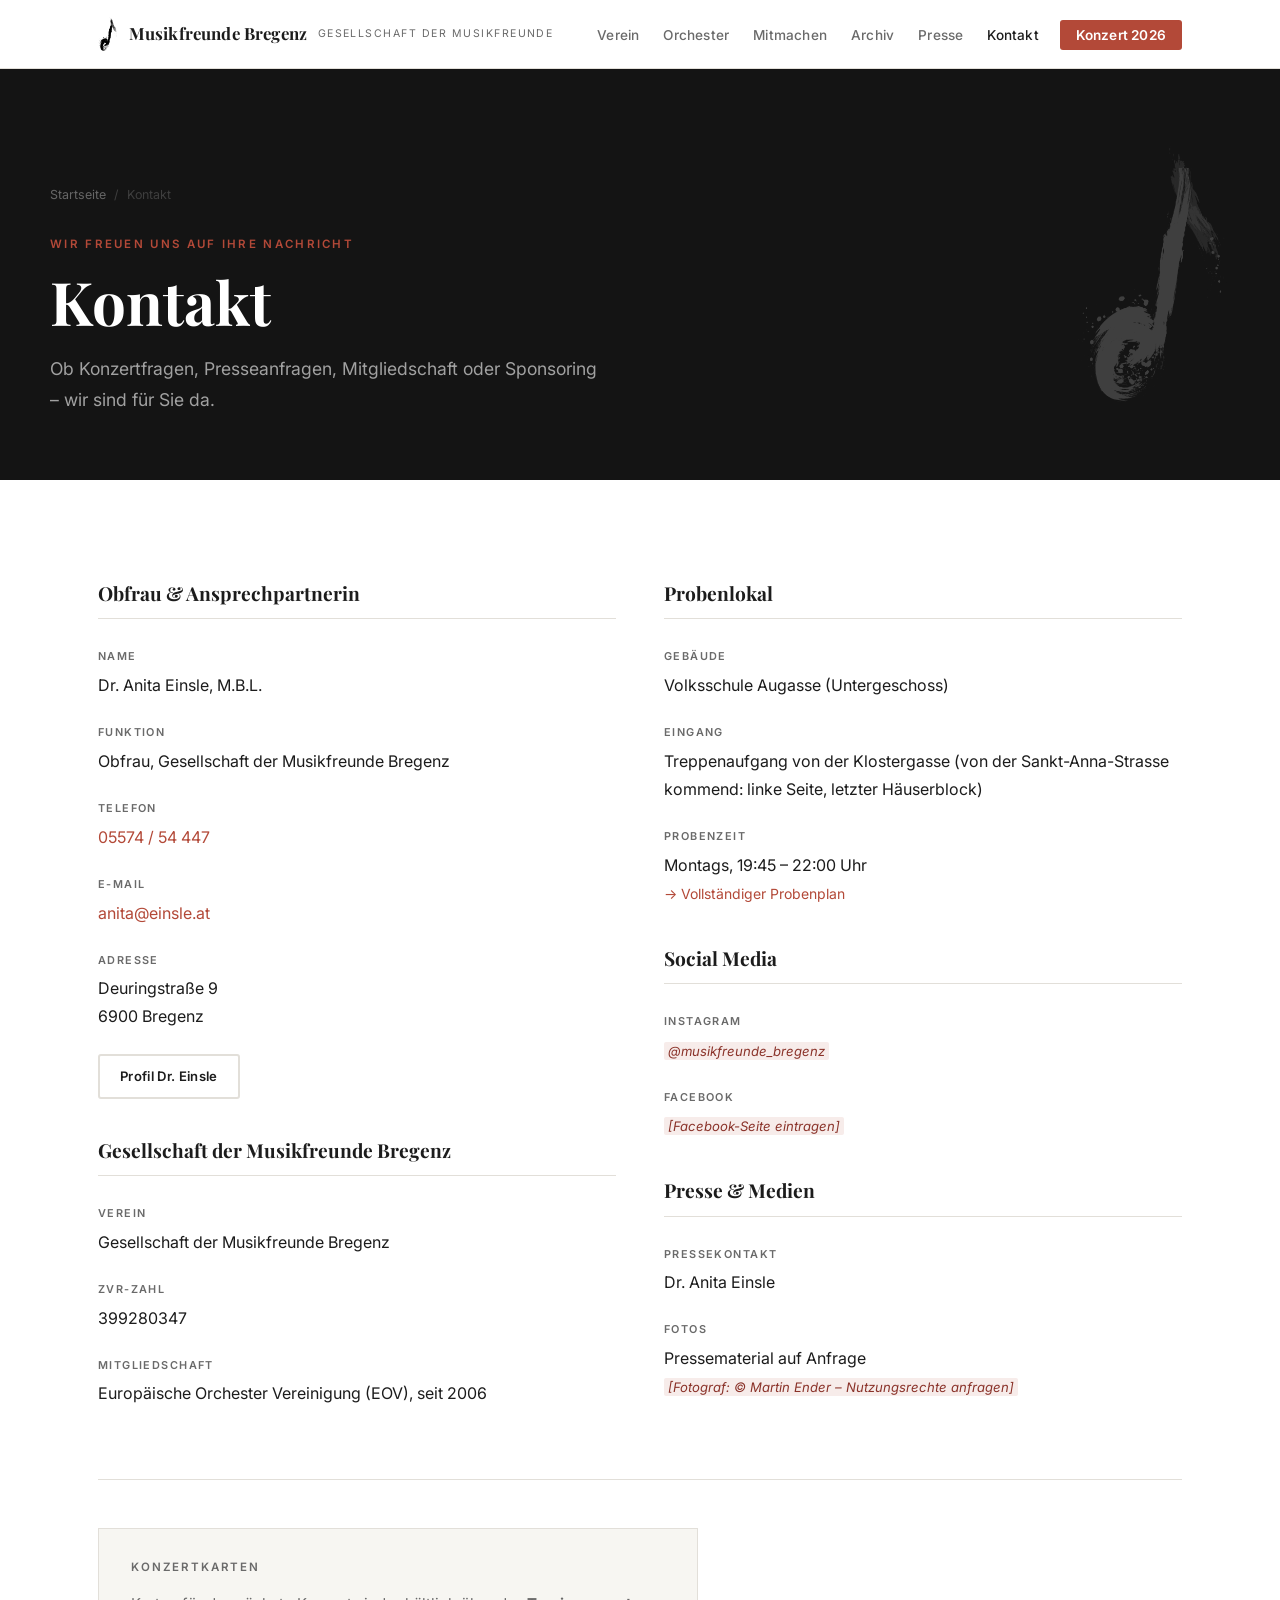
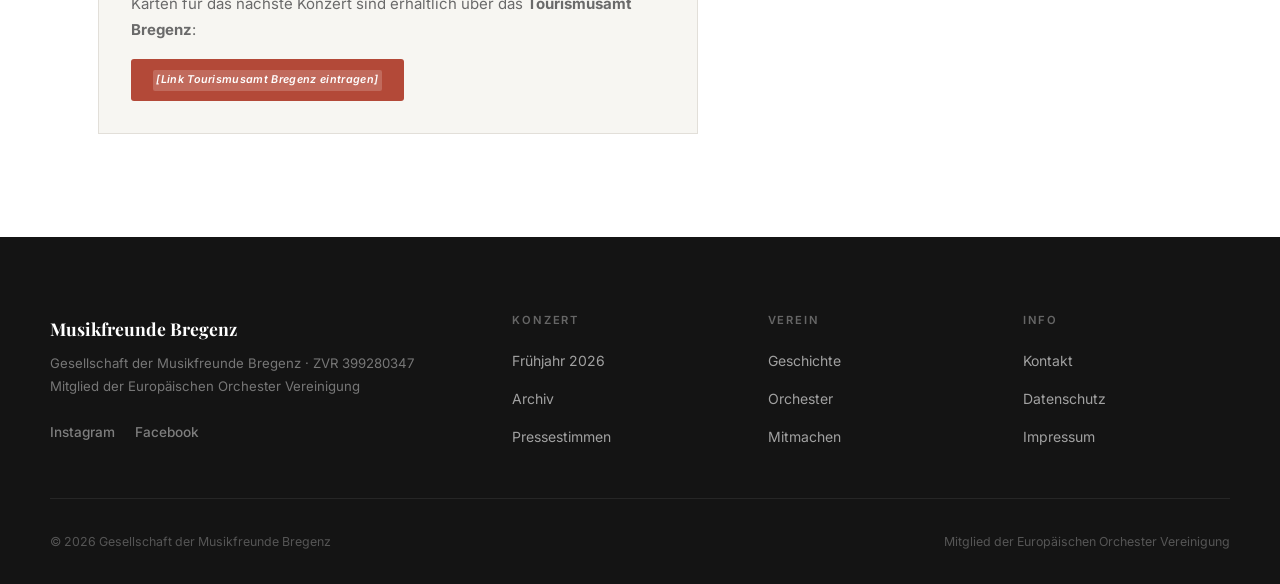
<file: kontakt.html>
<!DOCTYPE html>
<html lang="de">
<head>
  <meta charset="UTF-8">
  <meta name="viewport" content="width=device-width, initial-scale=1.0">
  <meta name="description" content="Kontakt zur Gesellschaft der Musikfreunde Bregenz – Obfrau Dr. Anita Einsle, Probenlokal Volksschule Augasse, Social Media.">
  <title>Kontakt – Musikfreunde Bregenz</title>
  <link rel="stylesheet" href="css/style.css">
</head>
<body>

<a href="#main" class="skip-link">Zum Inhalt springen</a>

<nav class="nav" aria-label="Hauptnavigation">
  <div class="nav__inner">
    <a href="index.html" class="nav__logo"><img src="img/notenschluessel.png" class="nav__logo__clef" alt="" aria-hidden="true">Musikfreunde Bregenz<span>Gesellschaft der Musikfreunde</span></a>
    <button class="nav__toggle" id="nav-toggle" aria-expanded="false" aria-controls="nav-links" aria-label="Navigation öffnen">
      <span></span><span></span><span></span>
    </button>
    <ul class="nav__links" id="nav-links" role="list">
      <li><a href="verein.html">Verein</a></li>
      <li><a href="orchester.html">Orchester</a></li>
      <li><a href="mitmachen.html">Mitmachen</a></li>
      <li><a href="archiv.html">Archiv</a></li>
      <li><a href="presse.html">Presse</a></li>
      <li><a href="kontakt.html" class="active">Kontakt</a></li>
      <li class="nav__cta"><a href="konzert.html">Konzert 2026</a></li>
    </ul>
  </div>
</nav>

<main id="main">

  <header class="page-hero">
    <div class="page-hero__deco" aria-hidden="true"><img src="img/notenschluessel.png" alt=""></div>
    <div class="page-hero__inner">
      <div class="page-hero__crumb"><a href="index.html">Startseite</a><span>/</span><span>Kontakt</span></div>
      <span class="page-hero__eye">Wir freuen uns auf Ihre Nachricht</span>
      <h1 class="page-hero__h1">Kontakt</h1>
      <p class="page-hero__lead">Ob Konzertfragen, Presseanfragen, Mitgliedschaft oder Sponsoring – wir sind für Sie da.</p>
    </div>
  </header>

  <section class="section" aria-labelledby="kontakt-heading">
    <div class="container">
      <h2 id="kontakt-heading" style="position:absolute;width:1px;height:1px;overflow:hidden;clip:rect(0,0,0,0);">Kontaktinformationen</h2>

      <div class="kontakt-grid">

        <div>
          <div class="kontakt-block">
            <h3>Obfrau &amp; Ansprechpartnerin</h3>
            <div class="k-item">
              <label>Name</label>
              <span>Dr. Anita Einsle, M.B.L.</span>
            </div>
            <div class="k-item">
              <label>Funktion</label>
              <span>Obfrau, Gesellschaft der Musikfreunde Bregenz</span>
            </div>
            <div class="k-item">
              <label>Telefon</label>
              <a href="tel:+43557454447">05574 / 54 447</a>
            </div>
            <div class="k-item">
              <label>E-Mail</label>
              <a href="mailto:anita@einsle.at">anita@einsle.at</a>
            </div>
            <div class="k-item">
              <label>Adresse</label>
              <span>Deuringstraße 9<br>6900 Bregenz</span>
            </div>
            <p style="margin-top:1.25rem;">
              <a href="obfrau.html" class="btn btn--outline btn--sm">Profil Dr. Einsle</a>
            </p>
          </div>

          <div class="kontakt-block" style="margin-top:2.5rem;">
            <h3>Gesellschaft der Musikfreunde Bregenz</h3>
            <div class="k-item">
              <label>Verein</label>
              <span>Gesellschaft der Musikfreunde Bregenz</span>
            </div>
            <div class="k-item">
              <label>ZVR-Zahl</label>
              <span>399280347</span>
            </div>
            <div class="k-item">
              <label>Mitgliedschaft</label>
              <span>Europäische Orchester Vereinigung (EOV), seit 2006</span>
            </div>
          </div>
        </div>

        <div>
          <div class="kontakt-block">
            <h3>Probenlokal</h3>
            <div class="k-item">
              <label>Gebäude</label>
              <span>Volksschule Augasse (Untergeschoss)</span>
            </div>
            <div class="k-item">
              <label>Eingang</label>
              <span>Treppenaufgang von der Klostergasse (von der Sankt-Anna-Strasse kommend: linke Seite, letzter Häuserblock)</span>
            </div>
            <div class="k-item">
              <label>Probenzeit</label>
              <span>Montags, 19:45 – 22:00 Uhr<br><a href="mitmachen.html" style="font-size:0.875rem;color:var(--red);">→ Vollständiger Probenplan</a></span>
            </div>
          </div>

          <div class="kontakt-block" style="margin-top:2.5rem;">
            <h3>Social Media</h3>
            <div class="k-item">
              <label>Instagram</label>
              <a href="#" target="_blank" rel="noopener"><span class="ph">@musikfreunde_bregenz</span></a>
            </div>
            <div class="k-item">
              <label>Facebook</label>
              <a href="#" target="_blank" rel="noopener"><span class="ph">[Facebook-Seite eintragen]</span></a>
            </div>
          </div>

          <div class="kontakt-block" style="margin-top:2.5rem;">
            <h3>Presse &amp; Medien</h3>
            <div class="k-item">
              <label>Pressekontakt</label>
              <span>Dr. Anita Einsle</span>
            </div>
            <div class="k-item">
              <label>Fotos</label>
              <span>Pressematerial auf Anfrage<br><span class="ph">[Fotograf: © Martin Ender – Nutzungsrechte anfragen]</span></span>
            </div>
          </div>
        </div>

      </div>

      <div class="divider"></div>

      <!-- Karten / Vorverkauf -->
      <div style="background:var(--bg-warm);border:1px solid var(--border);padding:2rem;max-width:600px;">
        <h3 style="font-size:0.72rem;font-family:var(--sans);font-weight:600;letter-spacing:0.16em;text-transform:uppercase;color:var(--muted);margin-bottom:1rem;">Konzertkarten</h3>
        <p style="font-size:0.9375rem;color:var(--muted);margin-bottom:1rem;">
          Karten für das nächste Konzert sind erhältlich über das <strong>Tourismusamt Bregenz</strong>:
        </p>
        <a href="#" class="btn btn--primary btn--sm" target="_blank" rel="noopener"><span class="ph">[Link Tourismusamt Bregenz eintragen]</span></a>
      </div>

    </div>
  </section>

</main>

<footer class="footer">
  <div class="footer__inner">
    <div class="footer__grid">
      <div>
        <div class="footer__brand">Musikfreunde Bregenz</div>
        <p class="footer__sub">Gesellschaft der Musikfreunde Bregenz · ZVR 399280347<br>Mitglied der Europäischen Orchester Vereinigung</p>
        <div class="footer__social">
          <a href="#" target="_blank" rel="noopener">Instagram</a>
          <a href="#" target="_blank" rel="noopener">Facebook</a>
        </div>
      </div>
      <div class="footer__col"><h4>Konzert</h4><ul><li><a href="konzert.html">Frühjahr 2026</a></li><li><a href="archiv.html">Archiv</a></li><li><a href="presse.html">Pressestimmen</a></li></ul></div>
      <div class="footer__col"><h4>Verein</h4><ul><li><a href="verein.html">Geschichte</a></li><li><a href="orchester.html">Orchester</a></li><li><a href="mitmachen.html">Mitmachen</a></li></ul></div>
      <div class="footer__col"><h4>Info</h4><ul><li><a href="kontakt.html">Kontakt</a></li><li><a href="datenschutz.html">Datenschutz</a></li><li><a href="impressum.html">Impressum</a></li></ul></div>
    </div>
    <div class="footer__bottom">
      <span>© 2026 Gesellschaft der Musikfreunde Bregenz</span>
      <span>Mitglied der Europäischen Orchester Vereinigung</span>
    </div>
  </div>
</footer>
<script>
  const toggle=document.getElementById('nav-toggle'),links=document.getElementById('nav-links');
  toggle.addEventListener('click',function(){const o=links.classList.toggle('open');toggle.setAttribute('aria-expanded',o);});
</script>
</body>
</html>
</file>
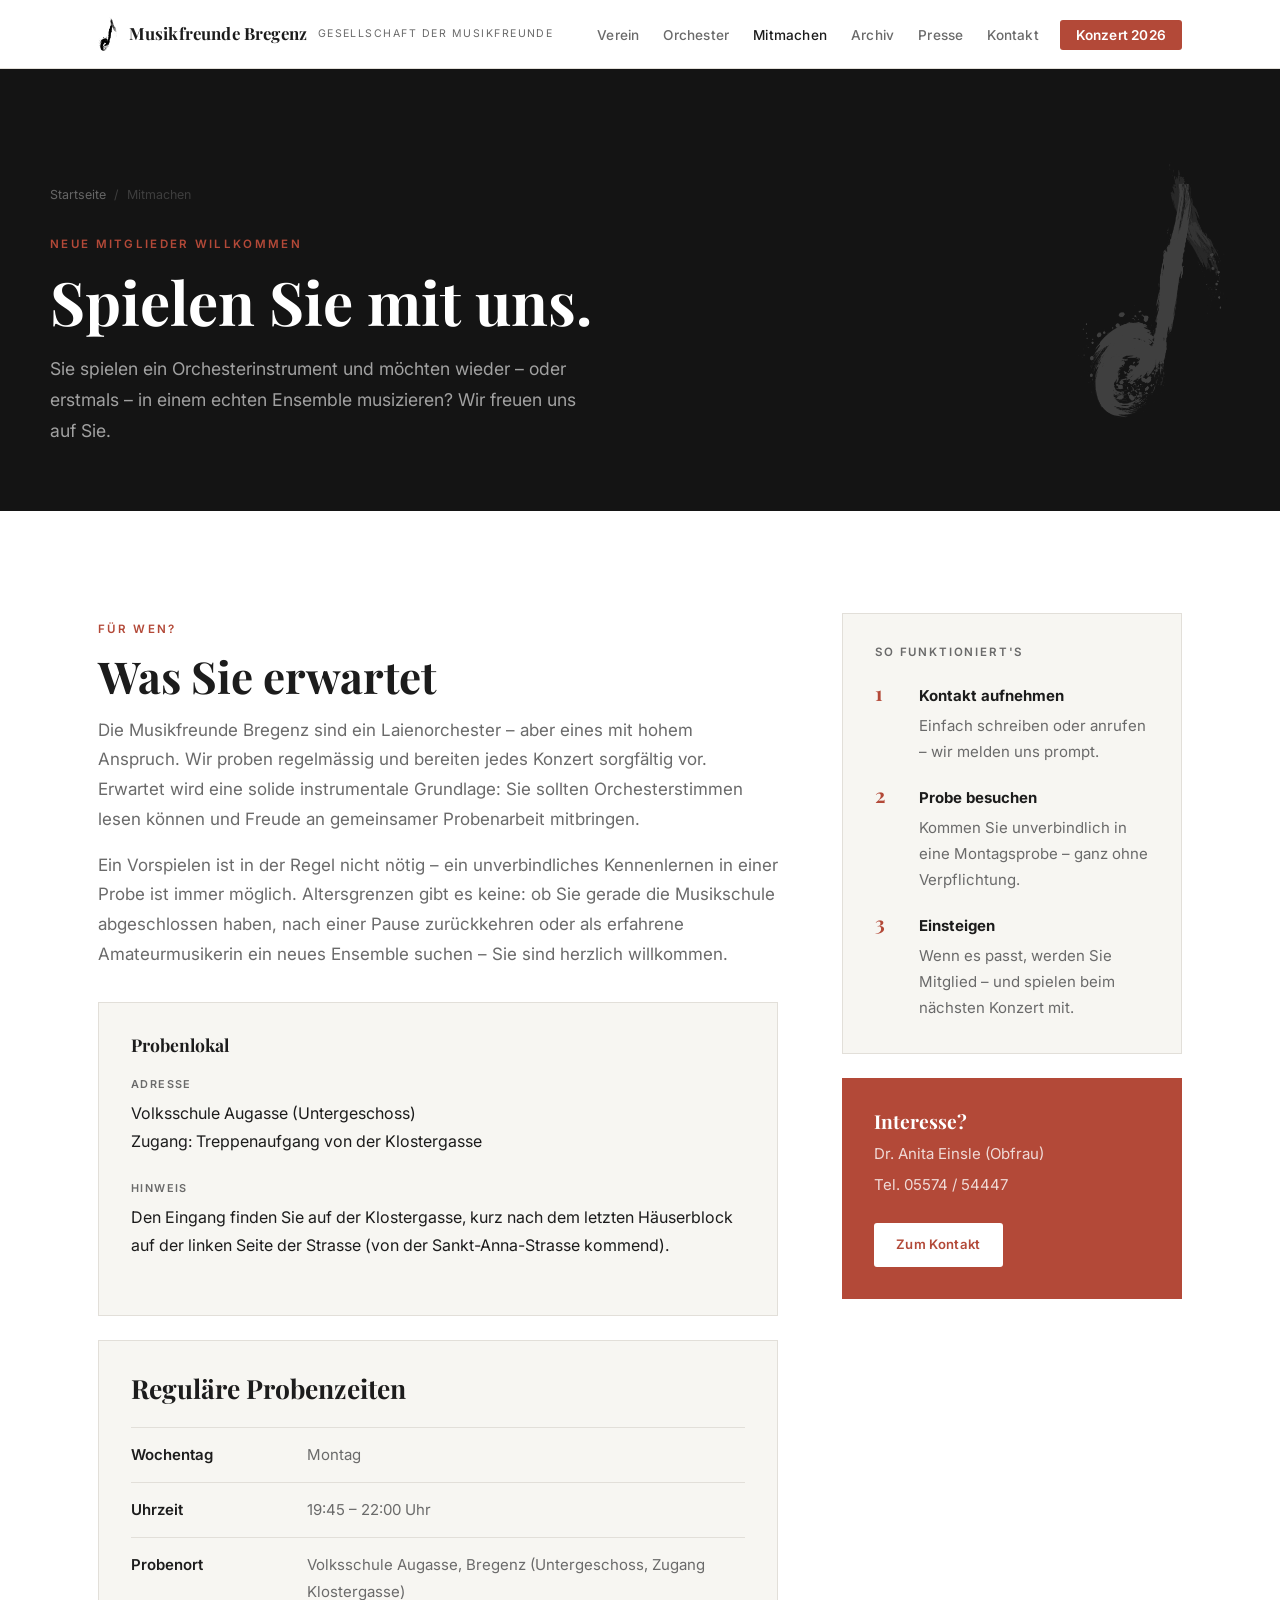
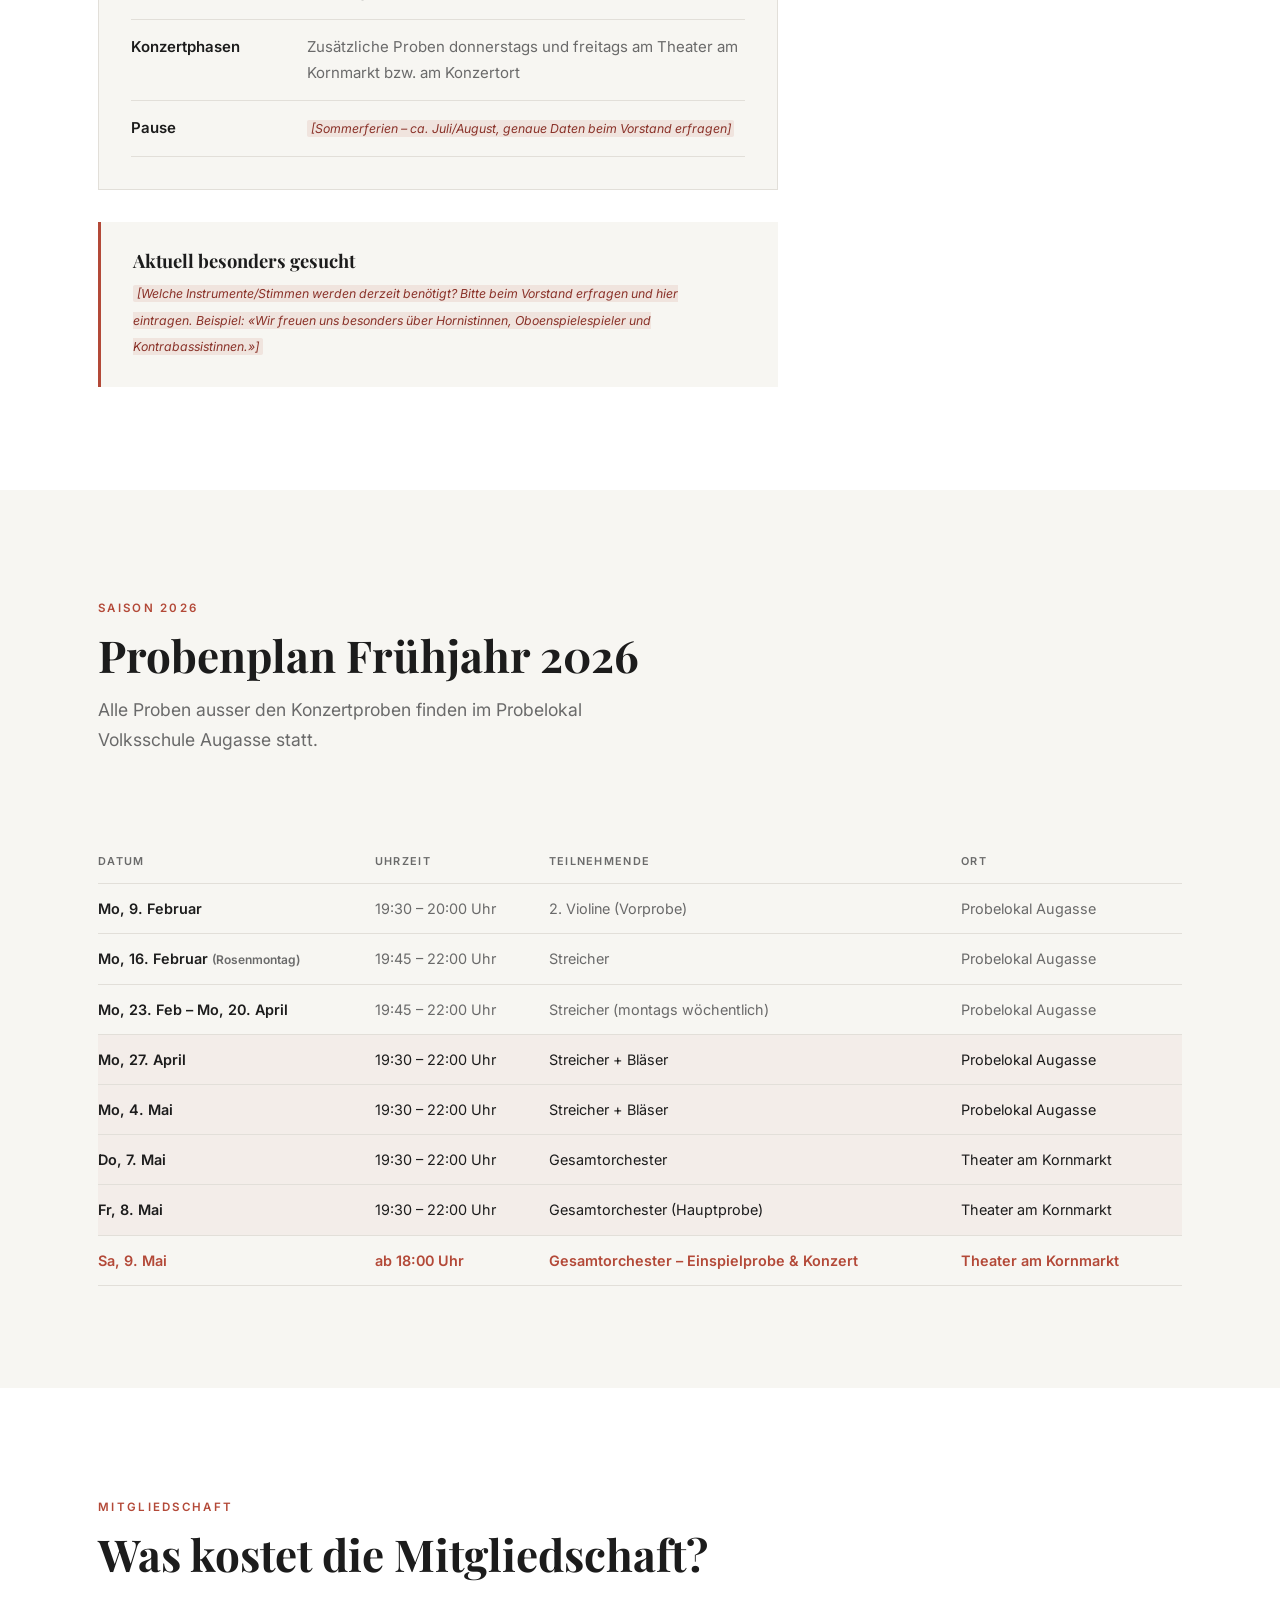
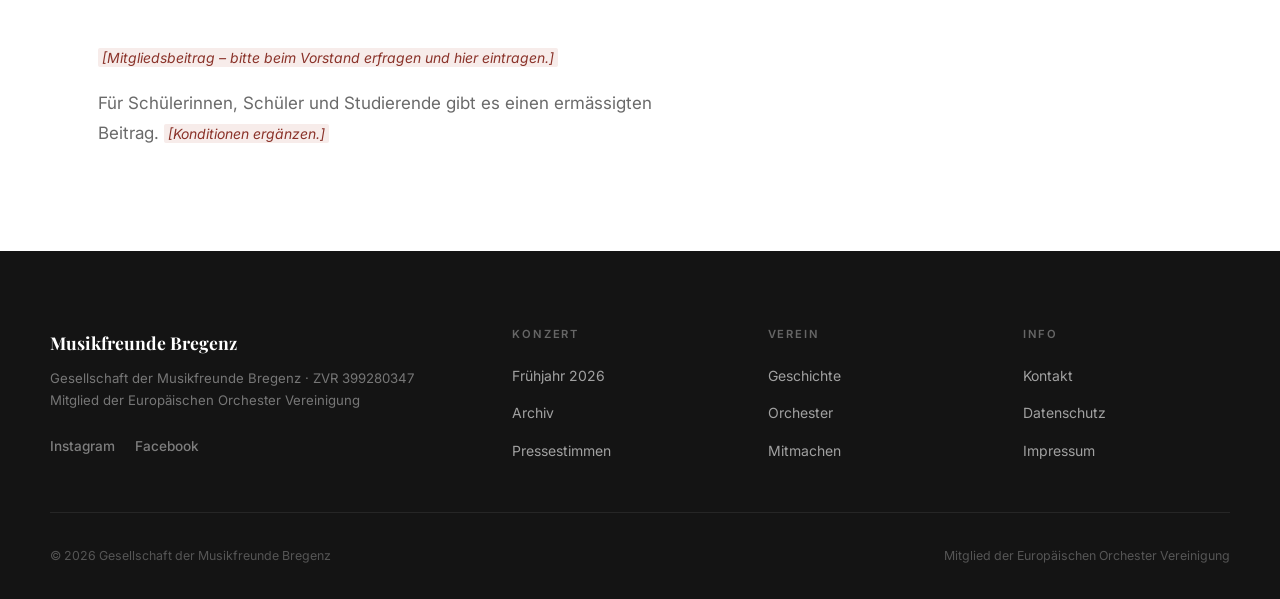
<file: mitmachen.html>
<!DOCTYPE html>
<html lang="de">
<head>
  <meta charset="UTF-8">
  <meta name="viewport" content="width=device-width, initial-scale=1.0">
  <meta name="description" content="Musikerinnen und Musiker aufgepasst – spielen Sie im Orchester der Musikfreunde Bregenz mit. Proben jeden Montag, 19:45 Uhr, Volksschule Augasse, Bregenz.">
  <title>Mitmachen – Musikfreunde Bregenz</title>
  <link rel="stylesheet" href="css/style.css">
</head>
<body>

<a href="#main" class="skip-link">Zum Inhalt springen</a>

<nav class="nav" aria-label="Hauptnavigation">
  <div class="nav__inner">
    <a href="index.html" class="nav__logo"><img src="img/notenschluessel.png" class="nav__logo__clef" alt="" aria-hidden="true">Musikfreunde Bregenz<span>Gesellschaft der Musikfreunde</span></a>
    <button class="nav__toggle" id="nav-toggle" aria-expanded="false" aria-controls="nav-links" aria-label="Navigation öffnen">
      <span></span><span></span><span></span>
    </button>
    <ul class="nav__links" id="nav-links" role="list">
      <li><a href="verein.html">Verein</a></li>
      <li><a href="orchester.html">Orchester</a></li>
      <li><a href="mitmachen.html" class="active">Mitmachen</a></li>
      <li><a href="archiv.html">Archiv</a></li>
      <li><a href="presse.html">Presse</a></li>
      <li><a href="kontakt.html">Kontakt</a></li>
      <li class="nav__cta"><a href="konzert.html">Konzert 2026</a></li>
    </ul>
  </div>
</nav>

<main id="main">

  <header class="page-hero">
    <div class="page-hero__deco" aria-hidden="true"><img src="img/notenschluessel.png" alt=""></div>
    <div class="page-hero__inner">
      <div class="page-hero__crumb"><a href="index.html">Startseite</a><span>/</span><span>Mitmachen</span></div>
      <span class="page-hero__eye">Neue Mitglieder willkommen</span>
      <h1 class="page-hero__h1">Spielen Sie mit uns.</h1>
      <p class="page-hero__lead">Sie spielen ein Orchesterinstrument und möchten wieder – oder erstmals – in einem echten Ensemble musizieren? Wir freuen uns auf Sie.</p>
    </div>
  </header>

  <!-- ══════════════════════════════════════════════
       EINLADUNG
  ══════════════════════════════════════════════ -->
  <section class="section" aria-labelledby="einladung-heading">
    <div class="container">
      <div class="two-col">

        <div>
          <span class="sec-eye">Für wen?</span>
          <h2 class="sec-title" id="einladung-heading">Was Sie erwartet</h2>

          <p style="color:var(--muted);margin-bottom:1rem;">
            Die Musikfreunde Bregenz sind ein Laienorchester – aber eines mit hohem Anspruch. Wir proben regelmässig und bereiten jedes Konzert sorgfältig vor. Erwartet wird eine solide instrumentale Grundlage: Sie sollten Orchesterstimmen lesen können und Freude an gemeinsamer Probenarbeit mitbringen.
          </p>
          <p style="color:var(--muted);margin-bottom:1rem;">
            Ein Vorspielen ist in der Regel nicht nötig – ein unverbindliches Kennenlernen in einer Probe ist immer möglich. Altersgrenzen gibt es keine: ob Sie gerade die Musikschule abgeschlossen haben, nach einer Pause zurückkehren oder als erfahrene Amateurmusikerin ein neues Ensemble suchen – Sie sind herzlich willkommen.
          </p>

          <!-- Probenlokal -->
          <div style="background:var(--bg-warm);border:1px solid var(--border);padding:2rem;margin-top:2rem;" aria-label="Probenlokal">
            <h3 style="font-size:1.1rem;margin-bottom:1.25rem;">Probenlokal</h3>
            <div class="k-item">
              <label>Adresse</label>
              <span>Volksschule Augasse (Untergeschoss)<br>Zugang: Treppenaufgang von der Klostergasse</span>
            </div>
            <div class="k-item">
              <label>Hinweis</label>
              <span>Den Eingang finden Sie auf der Klostergasse, kurz nach dem letzten Häuserblock auf der linken Seite der Strasse (von der Sankt-Anna-Strasse kommend).</span>
            </div>
          </div>

          <!-- Probenzeiten (regulär) -->
          <div class="proben-box" style="margin-top:1.5rem;" aria-label="Reguläre Probenzeiten">
            <h3>Reguläre Probenzeiten</h3>
            <dl>
              <div class="proben-row">
                <dt>Wochentag</dt>
                <dd>Montag</dd>
              </div>
              <div class="proben-row">
                <dt>Uhrzeit</dt>
                <dd>19:45 – 22:00 Uhr</dd>
              </div>
              <div class="proben-row">
                <dt>Probenort</dt>
                <dd>Volksschule Augasse, Bregenz (Untergeschoss, Zugang Klostergasse)</dd>
              </div>
              <div class="proben-row">
                <dt>Konzertphasen</dt>
                <dd>Zusätzliche Proben donnerstags und freitags am Theater am Kornmarkt bzw. am Konzertort</dd>
              </div>
              <div class="proben-row">
                <dt>Pause</dt>
                <dd><span class="ph">[Sommerferien – ca. Juli/August, genaue Daten beim Vorstand erfragen]</span></dd>
              </div>
            </dl>
          </div>

          <!-- Aktuell gesucht -->
          <div class="instr-note" style="margin-top:2rem;">
            <h3>Aktuell besonders gesucht</h3>
            <p><span class="ph">[Welche Instrumente/Stimmen werden derzeit benötigt? Bitte beim Vorstand erfragen und hier eintragen. Beispiel: «Wir freuen uns besonders über Hornistinnen, Oboenspielespieler und Kontrabassistinnen.»]</span></p>
          </div>
        </div>

        <!-- Sidebar -->
        <aside>
          <div style="background:var(--bg-warm);border:1px solid var(--border);padding:2rem;margin-bottom:1.5rem;">
            <h3 style="font-size:0.72rem;font-family:var(--sans);font-weight:600;letter-spacing:0.16em;text-transform:uppercase;color:var(--muted);margin-bottom:1.5rem;">So funktioniert's</h3>
            <ol style="list-style:none;counter-reset:steps;display:flex;flex-direction:column;gap:1.25rem;">
              <li style="display:grid;grid-template-columns:2rem 1fr;gap:0.75rem;align-items:baseline;">
                <span style="font-family:var(--serif);font-weight:700;color:var(--red);font-size:1.25rem;line-height:1;">1</span>
                <span style="font-size:0.9375rem;color:var(--muted);">
                  <strong style="color:var(--text);display:block;margin-bottom:0.2rem;">Kontakt aufnehmen</strong>
                  Einfach schreiben oder anrufen – wir melden uns prompt.
                </span>
              </li>
              <li style="display:grid;grid-template-columns:2rem 1fr;gap:0.75rem;align-items:baseline;">
                <span style="font-family:var(--serif);font-weight:700;color:var(--red);font-size:1.25rem;line-height:1;">2</span>
                <span style="font-size:0.9375rem;color:var(--muted);">
                  <strong style="color:var(--text);display:block;margin-bottom:0.2rem;">Probe besuchen</strong>
                  Kommen Sie unverbindlich in eine Montagsprobe – ganz ohne Verpflichtung.
                </span>
              </li>
              <li style="display:grid;grid-template-columns:2rem 1fr;gap:0.75rem;align-items:baseline;">
                <span style="font-family:var(--serif);font-weight:700;color:var(--red);font-size:1.25rem;line-height:1;">3</span>
                <span style="font-size:0.9375rem;color:var(--muted);">
                  <strong style="color:var(--text);display:block;margin-bottom:0.2rem;">Einsteigen</strong>
                  Wenn es passt, werden Sie Mitglied – und spielen beim nächsten Konzert mit.
                </span>
              </li>
            </ol>
          </div>

          <div style="background:var(--red);padding:2rem;">
            <h3 style="font-family:var(--serif);font-size:1.2rem;color:#fff;margin-bottom:0.5rem;">Interesse?</h3>
            <p style="font-size:0.9375rem;color:rgba(255,255,255,0.8);margin-bottom:0.35rem;">Dr. Anita Einsle (Obfrau)</p>
            <p style="font-size:0.9375rem;color:rgba(255,255,255,0.8);margin-bottom:1.5rem;">Tel. 05574 / 54447</p>
            <a href="kontakt.html" class="btn btn--white btn--sm">Zum Kontakt</a>
          </div>
        </aside>
      </div>
    </div>
  </section>

  <!-- ══════════════════════════════════════════════
       PROBENPLAN FRÜHJAHR 2026
  ══════════════════════════════════════════════ -->
  <section class="section section--warm" aria-labelledby="probenplan-heading">
    <div class="container">
      <div class="sec-head">
        <span class="sec-eye">Saison 2026</span>
        <h2 class="sec-title" id="probenplan-heading">Probenplan Frühjahr 2026</h2>
        <p class="sec-lead">Alle Proben ausser den Konzertproben finden im Probelokal Volksschule Augasse statt.</p>
      </div>

      <div style="overflow-x:auto;">
        <table class="proben-table" aria-label="Probenplan Frühjahr 2026">
          <thead>
            <tr>
              <th>Datum</th>
              <th>Uhrzeit</th>
              <th>Teilnehmende</th>
              <th>Ort</th>
            </tr>
          </thead>
          <tbody>
            <tr>
              <td>Mo, 9. Februar</td>
              <td>19:30 – 20:00 Uhr</td>
              <td>2. Violine (Vorprobe)</td>
              <td>Probelokal Augasse</td>
            </tr>
            <tr>
              <td>Mo, 16. Februar <small style="color:var(--muted)">(Rosenmontag)</small></td>
              <td>19:45 – 22:00 Uhr</td>
              <td>Streicher</td>
              <td>Probelokal Augasse</td>
            </tr>
            <tr>
              <td>Mo, 23. Feb – Mo, 20. April</td>
              <td>19:45 – 22:00 Uhr</td>
              <td>Streicher (montags wöchentlich)</td>
              <td>Probelokal Augasse</td>
            </tr>
            <tr class="highlight">
              <td>Mo, 27. April</td>
              <td>19:30 – 22:00 Uhr</td>
              <td>Streicher + Bläser</td>
              <td>Probelokal Augasse</td>
            </tr>
            <tr class="highlight">
              <td>Mo, 4. Mai</td>
              <td>19:30 – 22:00 Uhr</td>
              <td>Streicher + Bläser</td>
              <td>Probelokal Augasse</td>
            </tr>
            <tr class="highlight">
              <td>Do, 7. Mai</td>
              <td>19:30 – 22:00 Uhr</td>
              <td>Gesamtorchester</td>
              <td>Theater am Kornmarkt</td>
            </tr>
            <tr class="highlight">
              <td>Fr, 8. Mai</td>
              <td>19:30 – 22:00 Uhr</td>
              <td>Gesamtorchester (Hauptprobe)</td>
              <td>Theater am Kornmarkt</td>
            </tr>
            <tr class="concert-day">
              <td>Sa, 9. Mai</td>
              <td>ab 18:00 Uhr</td>
              <td>Gesamtorchester – Einspielprobe &amp; Konzert</td>
              <td>Theater am Kornmarkt</td>
            </tr>
          </tbody>
        </table>
      </div>
    </div>
  </section>

  <!-- ══════════════════════════════════════════════
       MITGLIEDSCHAFT
  ══════════════════════════════════════════════ -->
  <section class="section" aria-labelledby="beitrag-heading">
    <div class="container">
      <div class="sec-head">
        <span class="sec-eye">Mitgliedschaft</span>
        <h2 class="sec-title" id="beitrag-heading">Was kostet die Mitgliedschaft?</h2>
      </div>
      <div style="max-width:600px;">
        <p style="color:var(--muted);margin-bottom:1rem;"><span class="ph">[Mitgliedsbeitrag – bitte beim Vorstand erfragen und hier eintragen.]</span></p>
        <p style="color:var(--muted);">Für Schülerinnen, Schüler und Studierende gibt es einen ermässigten Beitrag. <span class="ph">[Konditionen ergänzen.]</span></p>
      </div>
    </div>
  </section>

</main>

<footer class="footer">
  <div class="footer__inner">
    <div class="footer__grid">
      <div>
        <div class="footer__brand">Musikfreunde Bregenz</div>
        <p class="footer__sub">Gesellschaft der Musikfreunde Bregenz · ZVR 399280347<br>Mitglied der Europäischen Orchester Vereinigung</p>
        <div class="footer__social">
          <a href="#" target="_blank" rel="noopener">Instagram</a>
          <a href="#" target="_blank" rel="noopener">Facebook</a>
        </div>
      </div>
      <div class="footer__col"><h4>Konzert</h4><ul><li><a href="konzert.html">Frühjahr 2026</a></li><li><a href="archiv.html">Archiv</a></li><li><a href="presse.html">Pressestimmen</a></li></ul></div>
      <div class="footer__col"><h4>Verein</h4><ul><li><a href="verein.html">Geschichte</a></li><li><a href="orchester.html">Orchester</a></li><li><a href="mitmachen.html">Mitmachen</a></li></ul></div>
      <div class="footer__col"><h4>Info</h4><ul><li><a href="kontakt.html">Kontakt</a></li><li><a href="datenschutz.html">Datenschutz</a></li><li><a href="impressum.html">Impressum</a></li></ul></div>
    </div>
    <div class="footer__bottom">
      <span>© 2026 Gesellschaft der Musikfreunde Bregenz</span>
      <span>Mitglied der Europäischen Orchester Vereinigung</span>
    </div>
  </div>
</footer>
<script>
  const toggle=document.getElementById('nav-toggle'),links=document.getElementById('nav-links');
  toggle.addEventListener('click',function(){const o=links.classList.toggle('open');toggle.setAttribute('aria-expanded',o);});
</script>
</body>
</html>
</file>
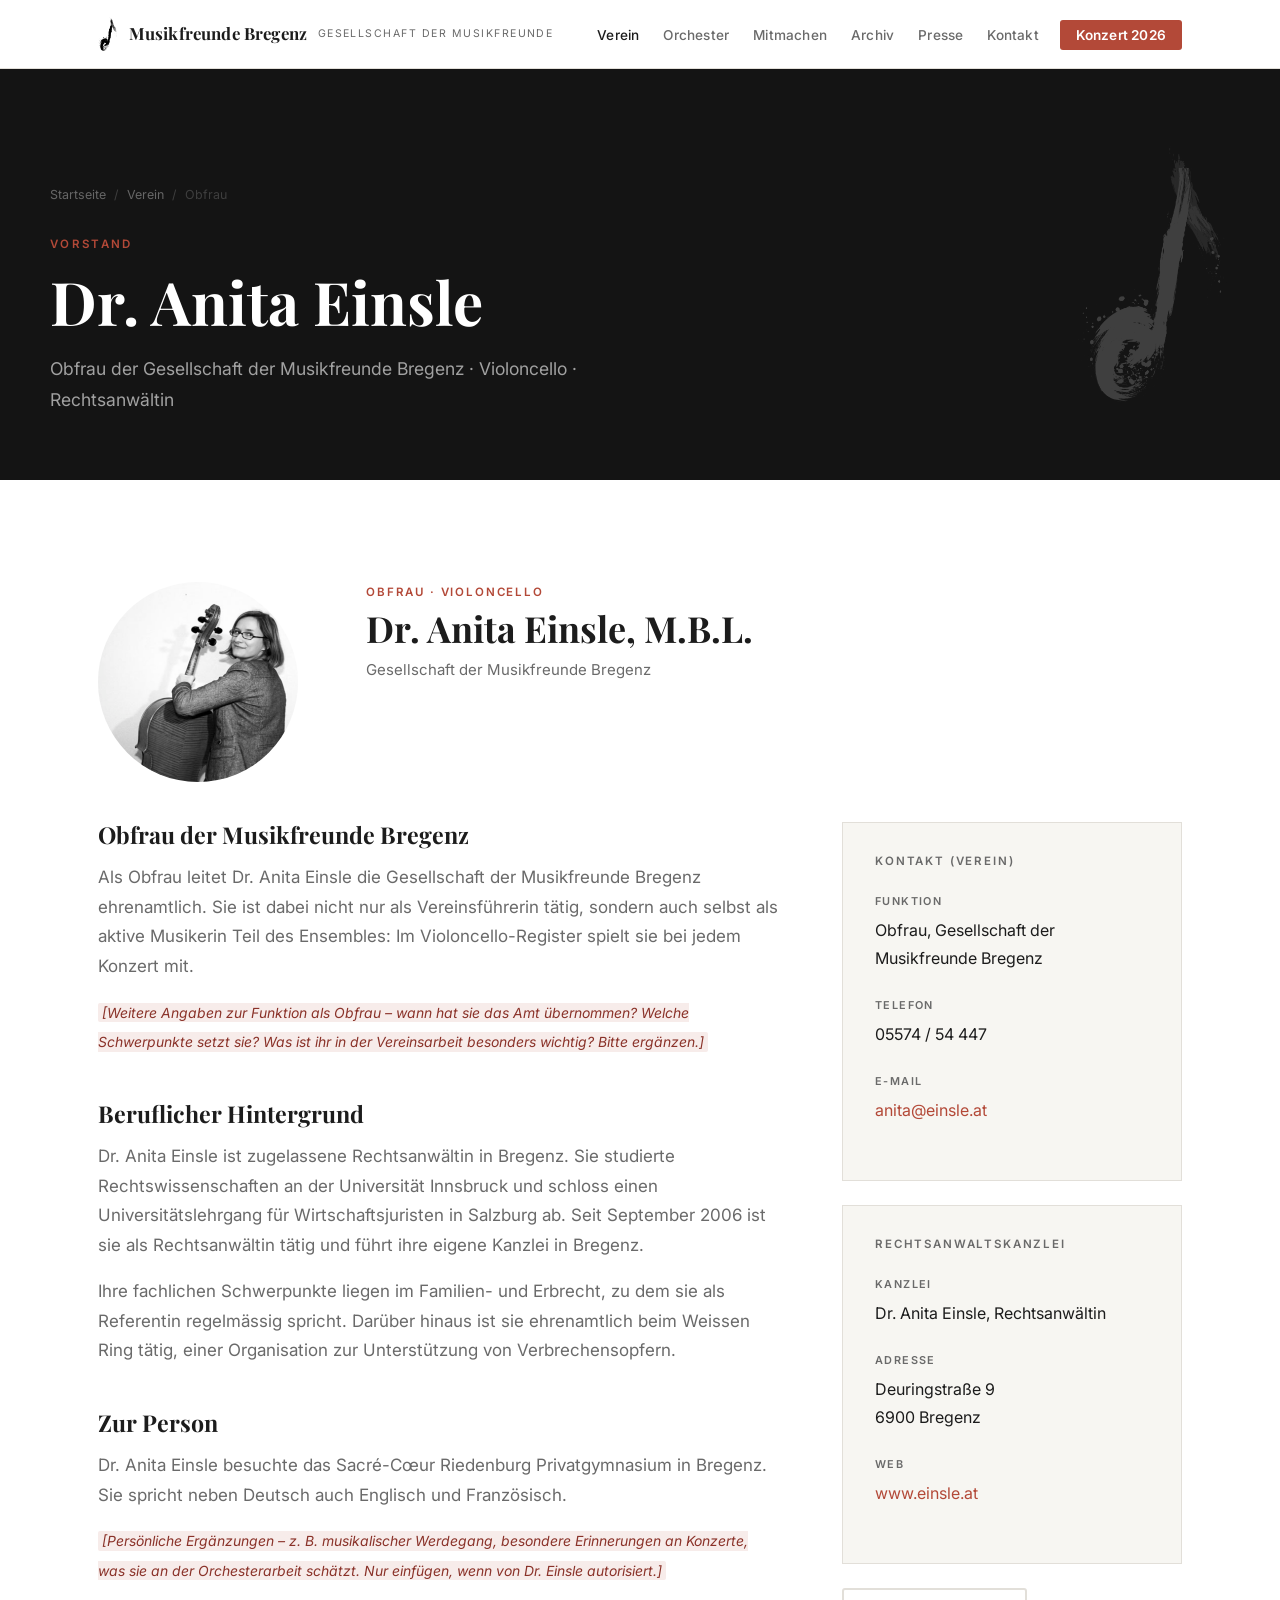
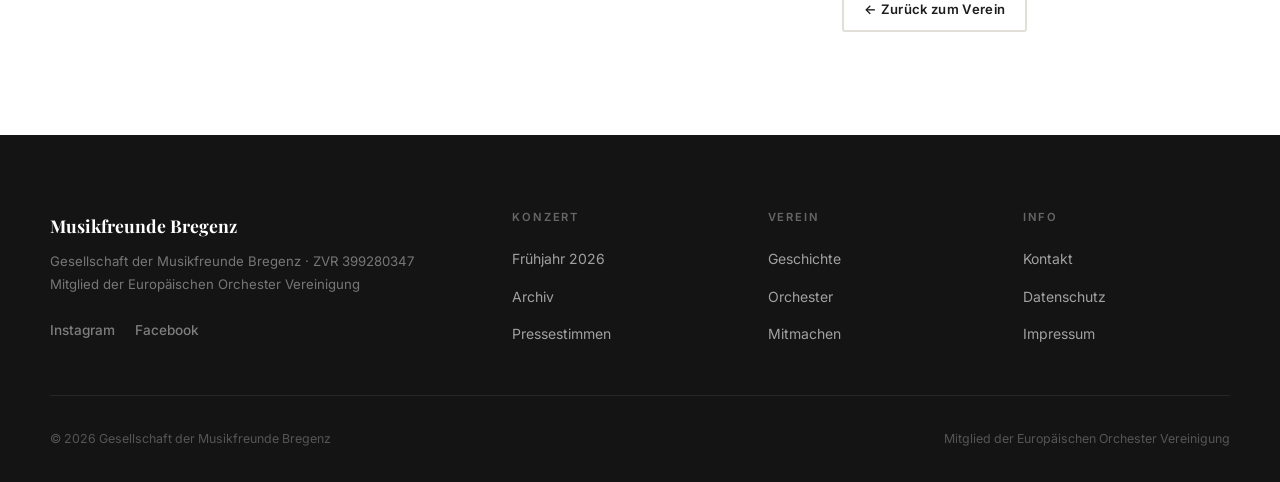
<file: obfrau.html>
<!DOCTYPE html>
<html lang="de">
<head>
  <meta charset="UTF-8">
  <meta name="viewport" content="width=device-width, initial-scale=1.0">
  <meta name="description" content="Dr. Anita Einsle, M.B.L. – Obfrau der Gesellschaft der Musikfreunde Bregenz und Rechtsanwältin in Bregenz.">
  <title>Obfrau Dr. Anita Einsle – Musikfreunde Bregenz</title>
  <link rel="stylesheet" href="css/style.css">
</head>
<body>

<a href="#main" class="skip-link">Zum Inhalt springen</a>

<nav class="nav" aria-label="Hauptnavigation">
  <div class="nav__inner">
    <a href="index.html" class="nav__logo"><img src="img/notenschluessel.png" class="nav__logo__clef" alt="" aria-hidden="true">Musikfreunde Bregenz<span>Gesellschaft der Musikfreunde</span></a>
    <button class="nav__toggle" id="nav-toggle" aria-expanded="false" aria-controls="nav-links" aria-label="Navigation öffnen">
      <span></span><span></span><span></span>
    </button>
    <ul class="nav__links" id="nav-links" role="list">
      <li><a href="verein.html" class="active">Verein</a></li>
      <li><a href="orchester.html">Orchester</a></li>
      <li><a href="mitmachen.html">Mitmachen</a></li>
      <li><a href="archiv.html">Archiv</a></li>
      <li><a href="presse.html">Presse</a></li>
      <li><a href="kontakt.html">Kontakt</a></li>
      <li class="nav__cta"><a href="konzert.html">Konzert 2026</a></li>
    </ul>
  </div>
</nav>

<main id="main">

  <header class="page-hero">
    <div class="page-hero__deco" aria-hidden="true"><img src="img/notenschluessel.png" alt=""></div>
    <div class="page-hero__inner">
      <div class="page-hero__crumb">
        <a href="index.html">Startseite</a><span>/</span>
        <a href="verein.html">Verein</a><span>/</span>
        <span>Obfrau</span>
      </div>
      <span class="page-hero__eye">Vorstand</span>
      <h1 class="page-hero__h1">Dr. Anita Einsle</h1>
      <p class="page-hero__lead">Obfrau der Gesellschaft der Musikfreunde Bregenz · Violoncello · Rechtsanwältin</p>
    </div>
  </header>

  <section class="section" aria-labelledby="profil-heading">
    <div class="container">

      <div class="profile-header">
        <div class="profile-img">
          <img src="vorlagen/anita-einsle.png" alt="Dr. Anita Einsle, Obfrau der Musikfreunde Bregenz">
        </div>
        <div>
          <p class="profile-header__role">Obfrau · Violoncello</p>
          <h2 class="profile-header__name" id="profil-heading">Dr. Anita Einsle, M.B.L.</h2>
          <p class="profile-header__sub">Gesellschaft der Musikfreunde Bregenz</p>
        </div>
      </div>

      <div class="two-col">
        <div class="prose">
          <h3>Obfrau der Musikfreunde Bregenz</h3>
          <p>
            Als Obfrau leitet Dr. Anita Einsle die Gesellschaft der Musikfreunde Bregenz ehrenamtlich. Sie ist dabei nicht nur als Vereinsführerin tätig, sondern auch selbst als aktive Musikerin Teil des Ensembles: Im Violoncello-Register spielt sie bei jedem Konzert mit.
          </p>
          <p>
            <span class="ph">[Weitere Angaben zur Funktion als Obfrau – wann hat sie das Amt übernommen? Welche Schwerpunkte setzt sie? Was ist ihr in der Vereinsarbeit besonders wichtig? Bitte ergänzen.]</span>
          </p>

          <h3>Beruflicher Hintergrund</h3>
          <p>
            Dr. Anita Einsle ist zugelassene Rechtsanwältin in Bregenz. Sie studierte Rechtswissenschaften an der Universität Innsbruck und schloss einen Universitätslehrgang für Wirtschaftsjuristen in Salzburg ab. Seit September 2006 ist sie als Rechtsanwältin tätig und führt ihre eigene Kanzlei in Bregenz.
          </p>
          <p>
            Ihre fachlichen Schwerpunkte liegen im Familien- und Erbrecht, zu dem sie als Referentin regelmässig spricht. Darüber hinaus ist sie ehrenamtlich beim Weissen Ring tätig, einer Organisation zur Unterstützung von Verbrechensopfern.
          </p>

          <h3>Zur Person</h3>
          <p>
            Dr. Anita Einsle besuchte das Sacré-Cœur Riedenburg Privatgymnasium in Bregenz. Sie spricht neben Deutsch auch Englisch und Französisch.
          </p>
          <p>
            <span class="ph">[Persönliche Ergänzungen – z. B. musikalischer Werdegang, besondere Erinnerungen an Konzerte, was sie an der Orchesterarbeit schätzt. Nur einfügen, wenn von Dr. Einsle autorisiert.]</span>
          </p>
        </div>

        <aside>
          <div style="background:var(--bg-warm);border:1px solid var(--border);padding:2rem;margin-bottom:1.5rem;">
            <h3 style="font-size:0.72rem;font-family:var(--sans);font-weight:600;letter-spacing:0.16em;text-transform:uppercase;color:var(--muted);margin-bottom:1.5rem;">Kontakt (Verein)</h3>
            <div class="k-item">
              <label>Funktion</label>
              <span>Obfrau, Gesellschaft der Musikfreunde Bregenz</span>
            </div>
            <div class="k-item">
              <label>Telefon</label>
              <span>05574 / 54 447</span>
            </div>
            <div class="k-item">
              <label>E-Mail</label>
              <a href="mailto:anita@einsle.at">anita@einsle.at</a>
            </div>
          </div>

          <div style="background:var(--bg-warm);border:1px solid var(--border);padding:2rem;">
            <h3 style="font-size:0.72rem;font-family:var(--sans);font-weight:600;letter-spacing:0.16em;text-transform:uppercase;color:var(--muted);margin-bottom:1.5rem;">Rechtsanwaltskanzlei</h3>
            <div class="k-item">
              <label>Kanzlei</label>
              <span>Dr. Anita Einsle, Rechtsanwältin</span>
            </div>
            <div class="k-item">
              <label>Adresse</label>
              <span>Deuringstraße 9<br>6900 Bregenz</span>
            </div>
            <div class="k-item">
              <label>Web</label>
              <a href="https://www.einsle.at" target="_blank" rel="noopener">www.einsle.at</a>
            </div>
          </div>

          <div style="margin-top:1.5rem;">
            <a href="verein.html" class="btn btn--outline btn--sm">← Zurück zum Verein</a>
          </div>
        </aside>
      </div>

    </div>
  </section>

</main>

<footer class="footer">
  <div class="footer__inner">
    <div class="footer__grid">
      <div>
        <div class="footer__brand">Musikfreunde Bregenz</div>
        <p class="footer__sub">Gesellschaft der Musikfreunde Bregenz · ZVR 399280347<br>Mitglied der Europäischen Orchester Vereinigung</p>
        <div class="footer__social">
          <a href="#" target="_blank" rel="noopener">Instagram</a>
          <a href="#" target="_blank" rel="noopener">Facebook</a>
        </div>
      </div>
      <div class="footer__col"><h4>Konzert</h4><ul><li><a href="konzert.html">Frühjahr 2026</a></li><li><a href="archiv.html">Archiv</a></li><li><a href="presse.html">Pressestimmen</a></li></ul></div>
      <div class="footer__col"><h4>Verein</h4><ul><li><a href="verein.html">Geschichte</a></li><li><a href="orchester.html">Orchester</a></li><li><a href="mitmachen.html">Mitmachen</a></li></ul></div>
      <div class="footer__col"><h4>Info</h4><ul><li><a href="kontakt.html">Kontakt</a></li><li><a href="datenschutz.html">Datenschutz</a></li><li><a href="impressum.html">Impressum</a></li></ul></div>
    </div>
    <div class="footer__bottom">
      <span>© 2026 Gesellschaft der Musikfreunde Bregenz</span>
      <span>Mitglied der Europäischen Orchester Vereinigung</span>
    </div>
  </div>
</footer>
<script>
  const toggle=document.getElementById('nav-toggle'),links=document.getElementById('nav-links');
  toggle.addEventListener('click',function(){const o=links.classList.toggle('open');toggle.setAttribute('aria-expanded',o);});
</script>
</body>
</html>
</file>
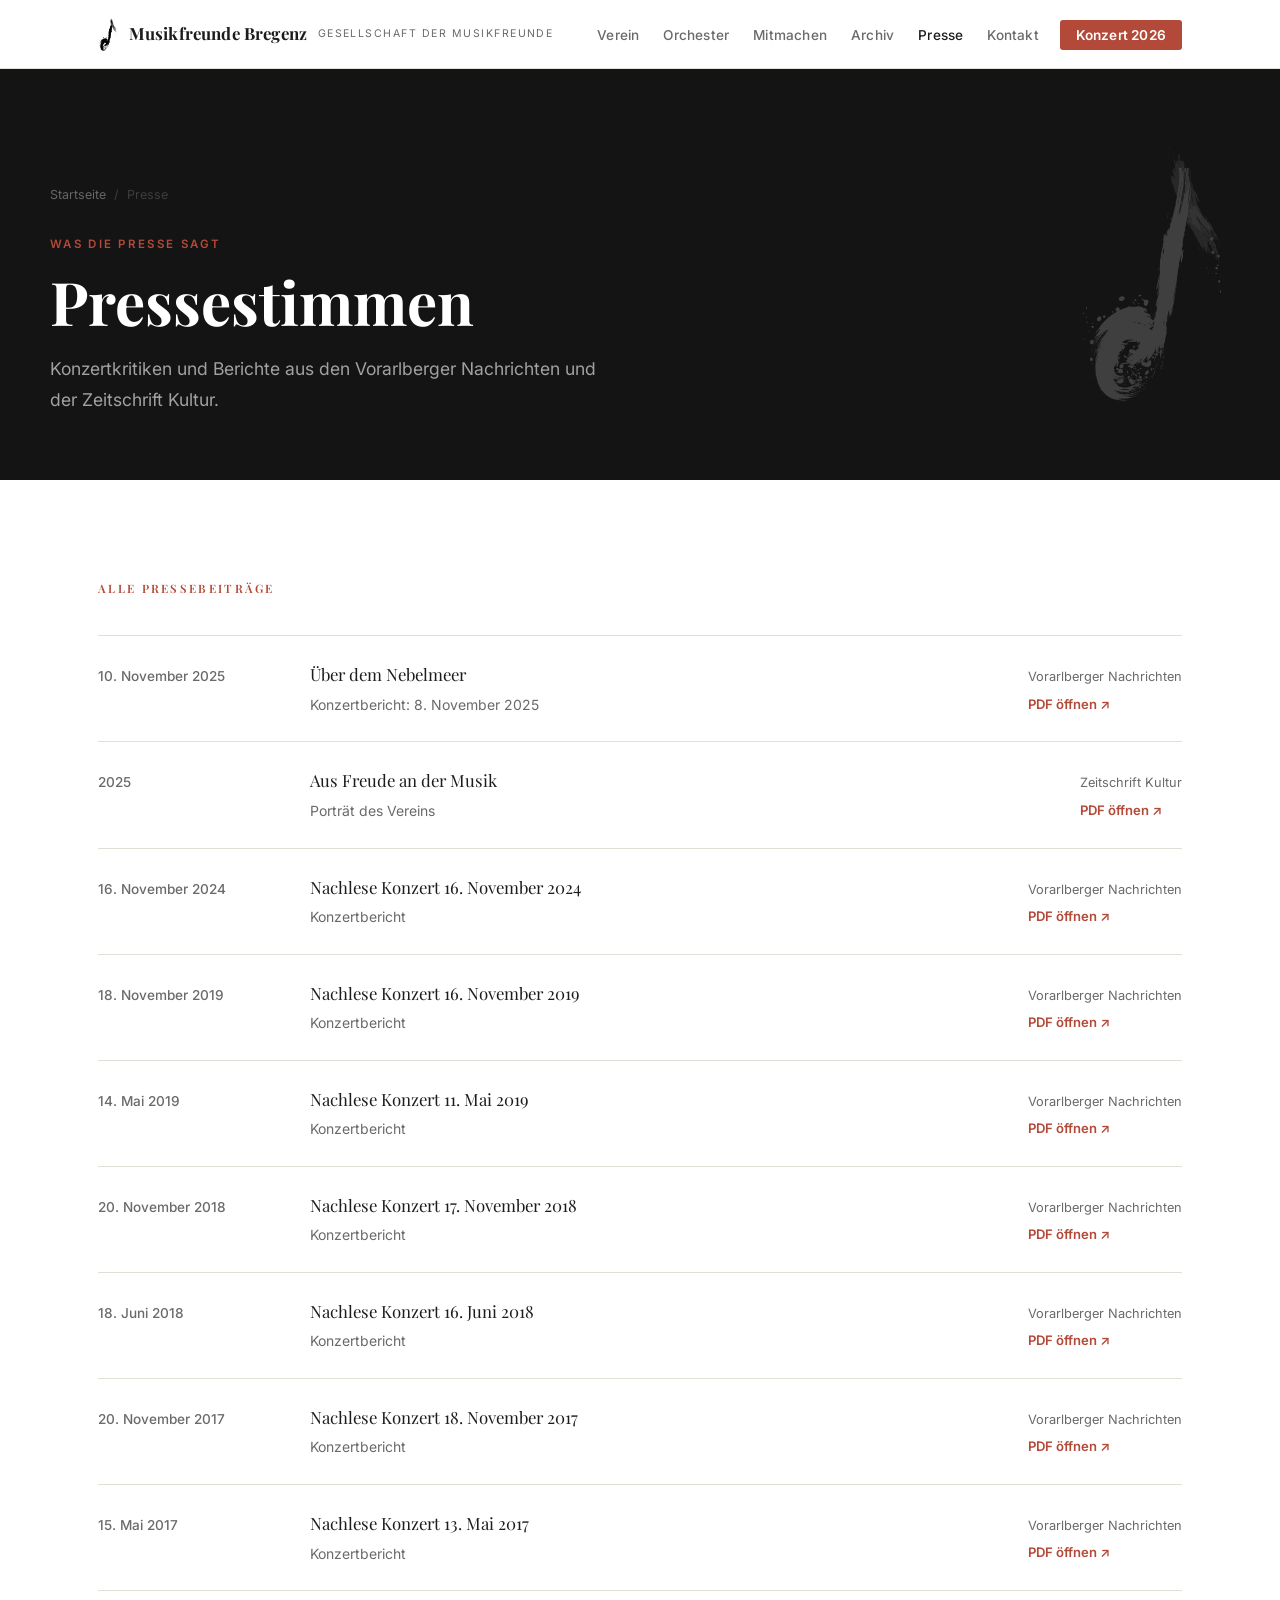
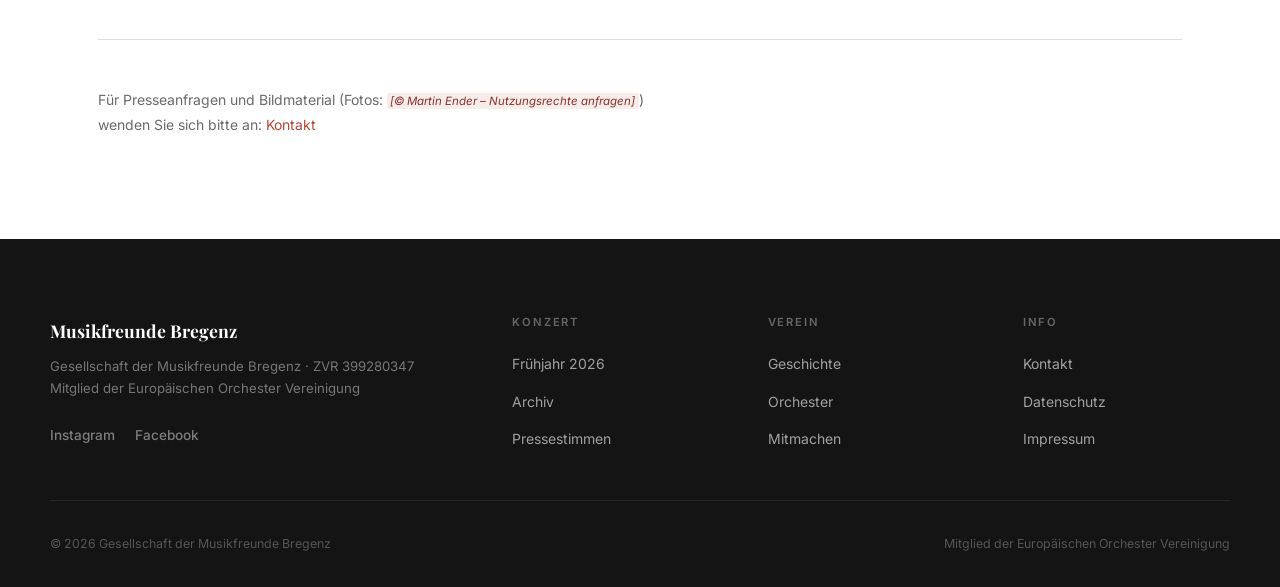
<file: presse.html>
<!DOCTYPE html>
<html lang="de">
<head>
  <meta charset="UTF-8">
  <meta name="viewport" content="width=device-width, initial-scale=1.0">
  <meta name="description" content="Pressestimmen der Musikfreunde Bregenz – Konzertkritiken und Berichte aus den Vorarlberger Nachrichten und der Zeitschrift Kultur.">
  <title>Pressestimmen – Musikfreunde Bregenz</title>
  <link rel="stylesheet" href="css/style.css">
</head>
<body>

<a href="#main" class="skip-link">Zum Inhalt springen</a>

<nav class="nav" aria-label="Hauptnavigation">
  <div class="nav__inner">
    <a href="index.html" class="nav__logo"><img src="img/notenschluessel.png" class="nav__logo__clef" alt="" aria-hidden="true">Musikfreunde Bregenz<span>Gesellschaft der Musikfreunde</span></a>
    <button class="nav__toggle" id="nav-toggle" aria-expanded="false" aria-controls="nav-links" aria-label="Navigation öffnen">
      <span></span><span></span><span></span>
    </button>
    <ul class="nav__links" id="nav-links" role="list">
      <li><a href="verein.html">Verein</a></li>
      <li><a href="orchester.html">Orchester</a></li>
      <li><a href="mitmachen.html">Mitmachen</a></li>
      <li><a href="archiv.html">Archiv</a></li>
      <li><a href="presse.html" class="active">Presse</a></li>
      <li><a href="kontakt.html">Kontakt</a></li>
      <li class="nav__cta"><a href="konzert.html">Konzert 2026</a></li>
    </ul>
  </div>
</nav>

<main id="main">

  <header class="page-hero">
    <div class="page-hero__deco" aria-hidden="true"><img src="img/notenschluessel.png" alt=""></div>
    <div class="page-hero__inner">
      <div class="page-hero__crumb"><a href="index.html">Startseite</a><span>/</span><span>Presse</span></div>
      <span class="page-hero__eye">Was die Presse sagt</span>
      <h1 class="page-hero__h1">Pressestimmen</h1>
      <p class="page-hero__lead">Konzertkritiken und Berichte aus den Vorarlberger Nachrichten und der Zeitschrift Kultur.</p>
    </div>
  </header>

  <section class="section" aria-labelledby="presse-heading">
    <div class="container">

      <h2 id="presse-heading" class="sec-eye" style="display:block;margin-bottom:2.5rem;">Alle Pressebeiträge</h2>

      <div class="presse-list" role="list">

        <div role="listitem" class="presse-list-item">
          <p class="presse-list-item__date">10. November 2025</p>
          <div>
            <p class="presse-list-item__title">Über dem Nebelmeer</p>
            <p style="font-size:0.875rem;color:var(--muted);margin-top:0.2rem;">Konzertbericht: 8. November 2025</p>
          </div>
          <div>
            <p class="presse-list-item__source">Vorarlberger Nachrichten</p>
            <a href="http://www.musikfreunde-bregenz.at/wp-content/uploads/2025/11/uber-dem-nebelmeer.pdf" class="presse-list-item__pdf" target="_blank" rel="noopener">PDF öffnen ↗</a>
          </div>
        </div>

        <div role="listitem" class="presse-list-item">
          <p class="presse-list-item__date">2025</p>
          <div>
            <p class="presse-list-item__title">Aus Freude an der Musik</p>
            <p style="font-size:0.875rem;color:var(--muted);margin-top:0.2rem;">Porträt des Vereins</p>
          </div>
          <div>
            <p class="presse-list-item__source">Zeitschrift Kultur</p>
            <a href="http://www.musikfreunde-bregenz.at/wp-content/uploads/2025/11/aus-freude-an-der-musik.pdf" class="presse-list-item__pdf" target="_blank" rel="noopener">PDF öffnen ↗</a>
          </div>
        </div>

        <div role="listitem" class="presse-list-item">
          <p class="presse-list-item__date">16. November 2024</p>
          <div>
            <p class="presse-list-item__title">Nachlese Konzert 16. November 2024</p>
            <p style="font-size:0.875rem;color:var(--muted);margin-top:0.2rem;">Konzertbericht</p>
          </div>
          <div>
            <p class="presse-list-item__source">Vorarlberger Nachrichten</p>
            <a href="http://www.musikfreunde-bregenz.at/wp-content/uploads/2024/11/konzertkritik-vn-24-11-16.pdf" class="presse-list-item__pdf" target="_blank" rel="noopener">PDF öffnen ↗</a>
          </div>
        </div>

        <div role="listitem" class="presse-list-item">
          <p class="presse-list-item__date">18. November 2019</p>
          <div>
            <p class="presse-list-item__title">Nachlese Konzert 16. November 2019</p>
            <p style="font-size:0.875rem;color:var(--muted);margin-top:0.2rem;">Konzertbericht</p>
          </div>
          <div>
            <p class="presse-list-item__source">Vorarlberger Nachrichten</p>
            <a href="http://www.musikfreunde-bregenz.at/wp-content/uploads/2019/11/kritik-vn-2019-11-18.pdf" class="presse-list-item__pdf" target="_blank" rel="noopener">PDF öffnen ↗</a>
          </div>
        </div>

        <div role="listitem" class="presse-list-item">
          <p class="presse-list-item__date">14. Mai 2019</p>
          <div>
            <p class="presse-list-item__title">Nachlese Konzert 11. Mai 2019</p>
            <p style="font-size:0.875rem;color:var(--muted);margin-top:0.2rem;">Konzertbericht</p>
          </div>
          <div>
            <p class="presse-list-item__source">Vorarlberger Nachrichten</p>
            <a href="http://www.musikfreunde-bregenz.at/wp-content/uploads/2019/05/kritik-vn-2019-05-14.pdf" class="presse-list-item__pdf" target="_blank" rel="noopener">PDF öffnen ↗</a>
          </div>
        </div>

        <div role="listitem" class="presse-list-item">
          <p class="presse-list-item__date">20. November 2018</p>
          <div>
            <p class="presse-list-item__title">Nachlese Konzert 17. November 2018</p>
            <p style="font-size:0.875rem;color:var(--muted);margin-top:0.2rem;">Konzertbericht</p>
          </div>
          <div>
            <p class="presse-list-item__source">Vorarlberger Nachrichten</p>
            <a href="http://www.musikfreunde-bregenz.at/wp-content/uploads/2018/11/kritik-vn-2018-11-20.pdf" class="presse-list-item__pdf" target="_blank" rel="noopener">PDF öffnen ↗</a>
          </div>
        </div>

        <div role="listitem" class="presse-list-item">
          <p class="presse-list-item__date">18. Juni 2018</p>
          <div>
            <p class="presse-list-item__title">Nachlese Konzert 16. Juni 2018</p>
            <p style="font-size:0.875rem;color:var(--muted);margin-top:0.2rem;">Konzertbericht</p>
          </div>
          <div>
            <p class="presse-list-item__source">Vorarlberger Nachrichten</p>
            <a href="http://www.musikfreunde-bregenz.at/wp-content/uploads/2018/06/kritik-vn-2018-06-18.pdf" class="presse-list-item__pdf" target="_blank" rel="noopener">PDF öffnen ↗</a>
          </div>
        </div>

        <div role="listitem" class="presse-list-item">
          <p class="presse-list-item__date">20. November 2017</p>
          <div>
            <p class="presse-list-item__title">Nachlese Konzert 18. November 2017</p>
            <p style="font-size:0.875rem;color:var(--muted);margin-top:0.2rem;">Konzertbericht</p>
          </div>
          <div>
            <p class="presse-list-item__source">Vorarlberger Nachrichten</p>
            <a href="http://www.musikfreunde-bregenz.at/wp-content/uploads/2017/11/vn-2017-11-20.pdf" class="presse-list-item__pdf" target="_blank" rel="noopener">PDF öffnen ↗</a>
          </div>
        </div>

        <div role="listitem" class="presse-list-item">
          <p class="presse-list-item__date">15. Mai 2017</p>
          <div>
            <p class="presse-list-item__title">Nachlese Konzert 13. Mai 2017</p>
            <p style="font-size:0.875rem;color:var(--muted);margin-top:0.2rem;">Konzertbericht</p>
          </div>
          <div>
            <p class="presse-list-item__source">Vorarlberger Nachrichten</p>
            <a href="http://www.musikfreunde-bregenz.at/wp-content/uploads/2017/05/vn-2017-05-15.pdf" class="presse-list-item__pdf" target="_blank" rel="noopener">PDF öffnen ↗</a>
          </div>
        </div>

      </div>

      <div class="divider"></div>

      <p style="font-size:0.875rem;color:var(--muted);">
        Für Presseanfragen und Bildmaterial (Fotos: <span class="ph">[© Martin Ender – Nutzungsrechte anfragen]</span>) wenden Sie sich bitte an:
        <a href="kontakt.html" style="color:var(--red);">Kontakt</a>
      </p>

    </div>
  </section>

</main>

<footer class="footer">
  <div class="footer__inner">
    <div class="footer__grid">
      <div>
        <div class="footer__brand">Musikfreunde Bregenz</div>
        <p class="footer__sub">Gesellschaft der Musikfreunde Bregenz · ZVR 399280347<br>Mitglied der Europäischen Orchester Vereinigung</p>
        <div class="footer__social">
          <a href="#" target="_blank" rel="noopener">Instagram</a>
          <a href="#" target="_blank" rel="noopener">Facebook</a>
        </div>
      </div>
      <div class="footer__col"><h4>Konzert</h4><ul><li><a href="konzert.html">Frühjahr 2026</a></li><li><a href="archiv.html">Archiv</a></li><li><a href="presse.html">Pressestimmen</a></li></ul></div>
      <div class="footer__col"><h4>Verein</h4><ul><li><a href="verein.html">Geschichte</a></li><li><a href="orchester.html">Orchester</a></li><li><a href="mitmachen.html">Mitmachen</a></li></ul></div>
      <div class="footer__col"><h4>Info</h4><ul><li><a href="kontakt.html">Kontakt</a></li><li><a href="datenschutz.html">Datenschutz</a></li><li><a href="impressum.html">Impressum</a></li></ul></div>
    </div>
    <div class="footer__bottom">
      <span>© 2026 Gesellschaft der Musikfreunde Bregenz</span>
      <span>Mitglied der Europäischen Orchester Vereinigung</span>
    </div>
  </div>
</footer>
<script>
  const toggle=document.getElementById('nav-toggle'),links=document.getElementById('nav-links');
  toggle.addEventListener('click',function(){const o=links.classList.toggle('open');toggle.setAttribute('aria-expanded',o);});
</script>
</body>
</html>
</file>
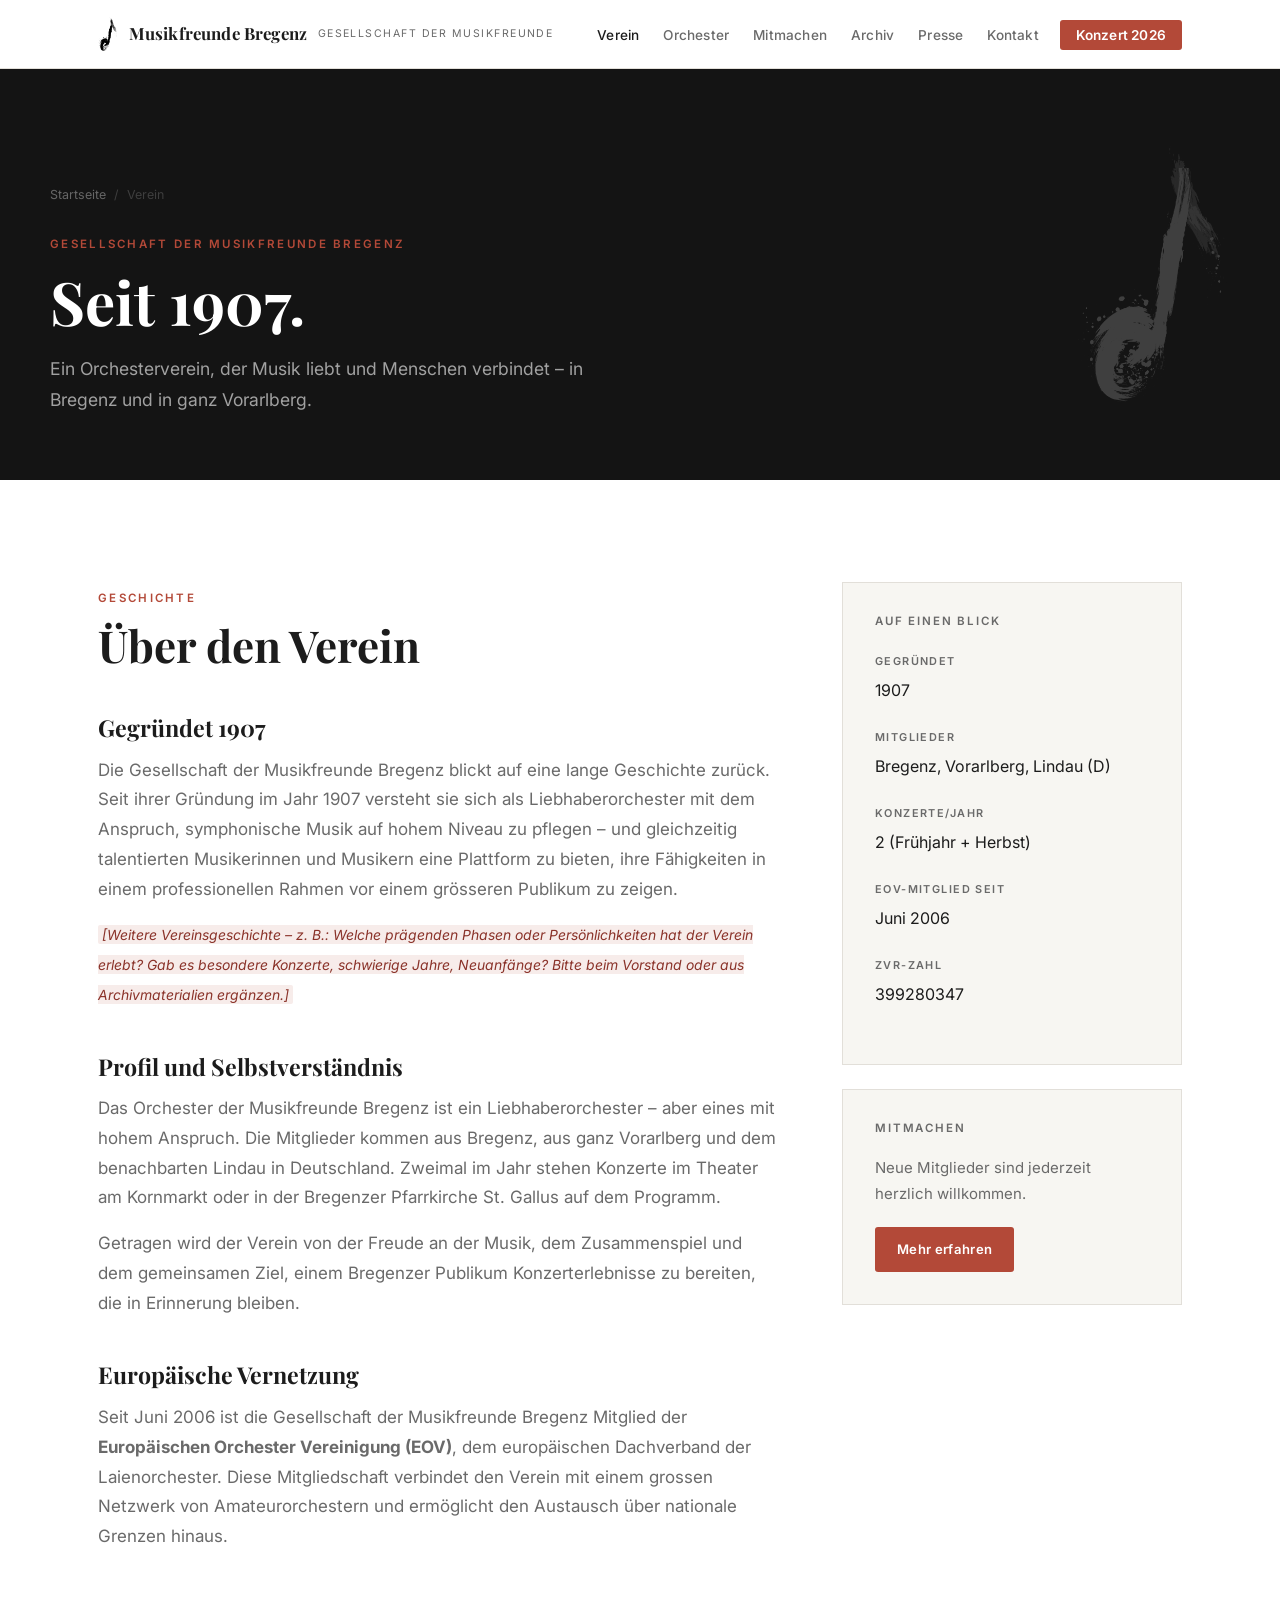
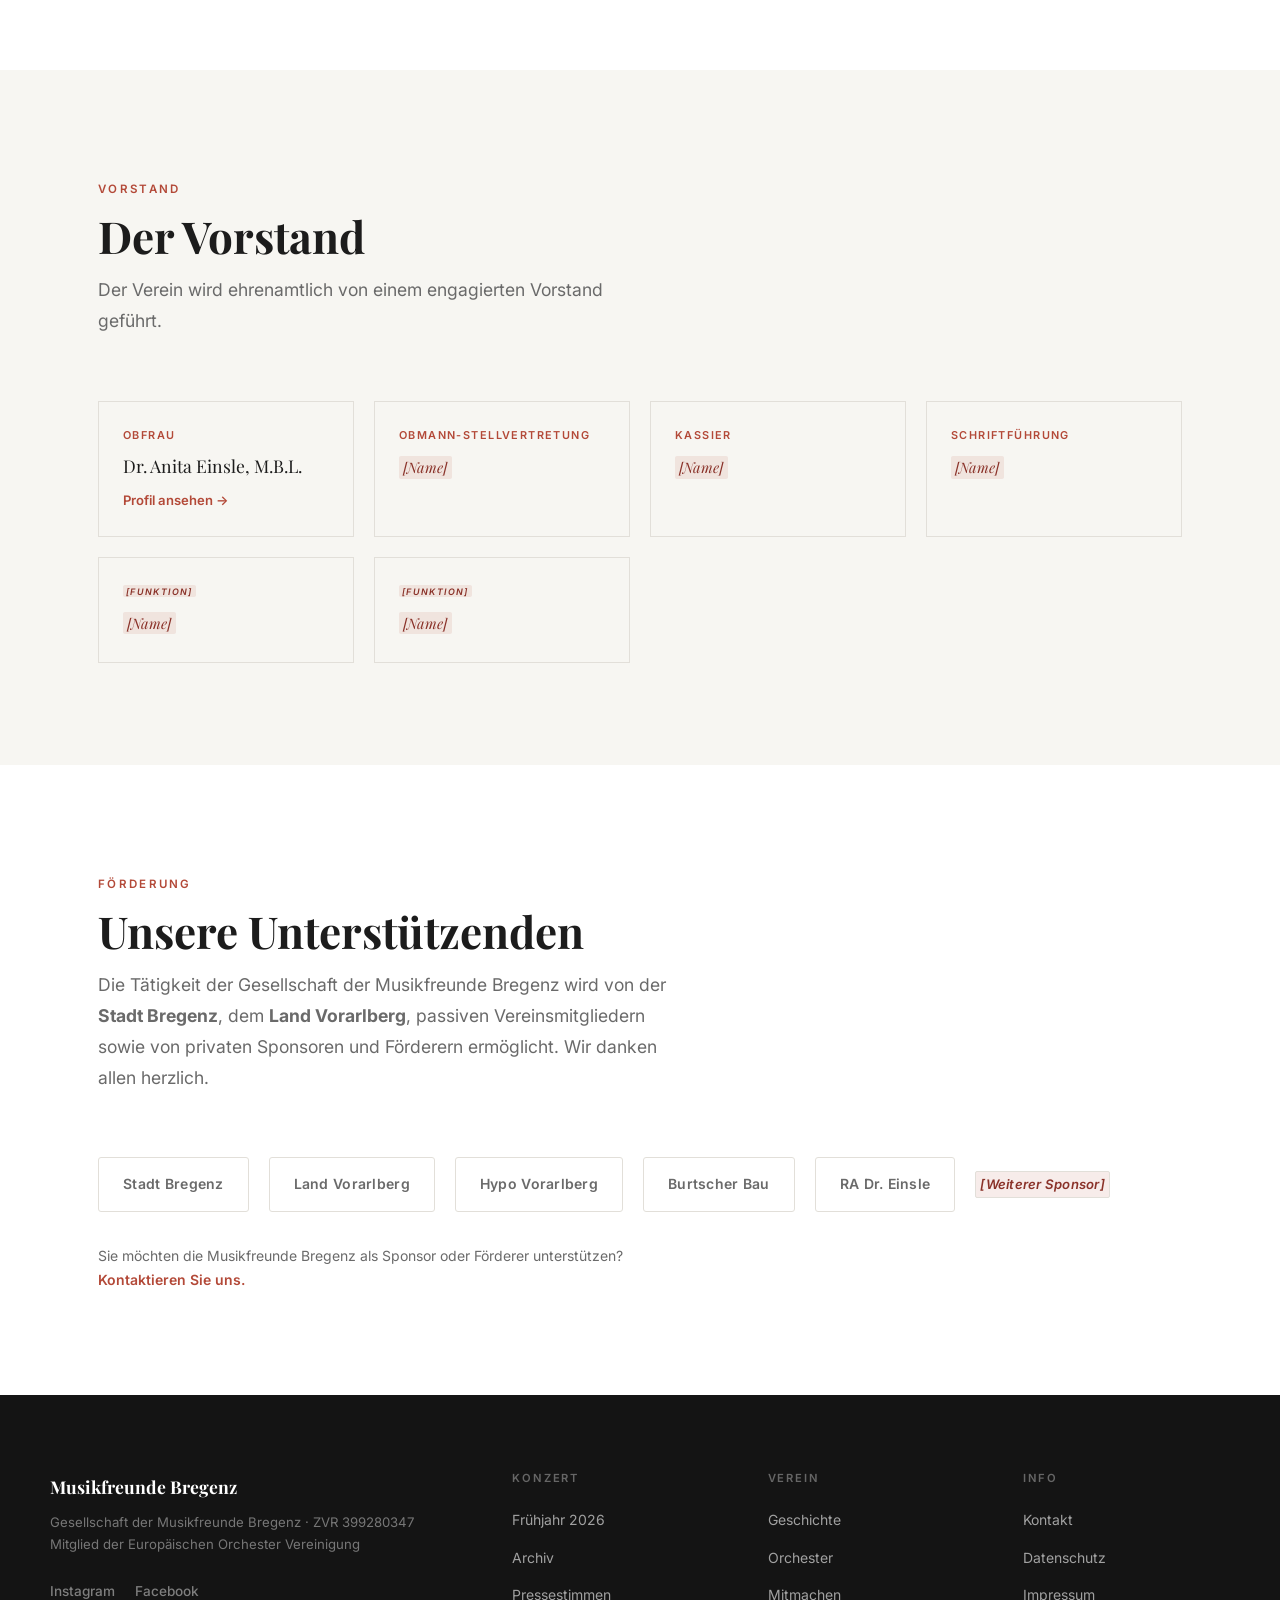
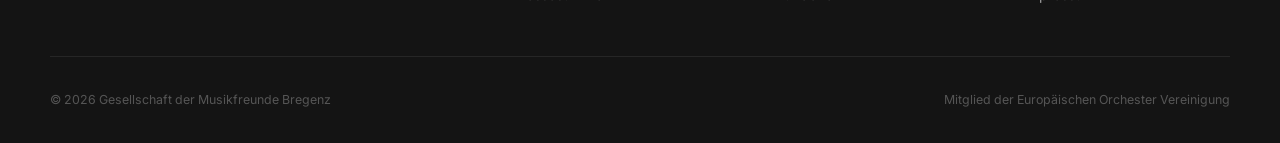
<file: verein.html>
<!DOCTYPE html>
<html lang="de">
<head>
  <meta charset="UTF-8">
  <meta name="viewport" content="width=device-width, initial-scale=1.0">
  <meta name="description" content="Die Gesellschaft der Musikfreunde Bregenz – gegründet 1907, Orchesterverein mit Tradition und Leidenschaft. Geschichte, Vorstand und Fördergedanke.">
  <title>Verein – Musikfreunde Bregenz</title>
  <link rel="stylesheet" href="css/style.css">
</head>
<body>

<a href="#main" class="skip-link">Zum Inhalt springen</a>

<nav class="nav" aria-label="Hauptnavigation">
  <div class="nav__inner">
    <a href="index.html" class="nav__logo"><img src="img/notenschluessel.png" class="nav__logo__clef" alt="" aria-hidden="true">Musikfreunde Bregenz<span>Gesellschaft der Musikfreunde</span></a>
    <button class="nav__toggle" id="nav-toggle" aria-expanded="false" aria-controls="nav-links" aria-label="Navigation öffnen">
      <span></span><span></span><span></span>
    </button>
    <ul class="nav__links" id="nav-links" role="list">
      <li><a href="verein.html" class="active">Verein</a></li>
      <li><a href="orchester.html">Orchester</a></li>
      <li><a href="mitmachen.html">Mitmachen</a></li>
      <li><a href="archiv.html">Archiv</a></li>
      <li><a href="presse.html">Presse</a></li>
      <li><a href="kontakt.html">Kontakt</a></li>
      <li class="nav__cta"><a href="konzert.html">Konzert 2026</a></li>
    </ul>
  </div>
</nav>

<main id="main">

  <header class="page-hero">
    <div class="page-hero__deco" aria-hidden="true"><img src="img/notenschluessel.png" alt=""></div>
    <div class="page-hero__inner">
      <div class="page-hero__crumb"><a href="index.html">Startseite</a><span>/</span><span>Verein</span></div>
      <span class="page-hero__eye">Gesellschaft der Musikfreunde Bregenz</span>
      <h1 class="page-hero__h1">Seit 1907.</h1>
      <p class="page-hero__lead">Ein Orchesterverein, der Musik liebt und Menschen verbindet – in Bregenz und in ganz Vorarlberg.</p>
    </div>
  </header>

  <!-- ══════════════════════════════════════════════
       GESCHICHTE & PROFIL
  ══════════════════════════════════════════════ -->
  <section class="section" aria-labelledby="geschichte-heading">
    <div class="container">
      <div class="two-col">

        <div class="prose">
          <span class="sec-eye">Geschichte</span>
          <h2 class="sec-title" id="geschichte-heading">Über den Verein</h2>

          <h3>Gegründet 1907</h3>
          <p>
            Die Gesellschaft der Musikfreunde Bregenz blickt auf eine lange Geschichte zurück. Seit ihrer Gründung im Jahr 1907 versteht sie sich als Liebhaberorchester mit dem Anspruch, symphonische Musik auf hohem Niveau zu pflegen – und gleichzeitig talentierten Musikerinnen und Musikern eine Plattform zu bieten, ihre Fähigkeiten in einem professionellen Rahmen vor einem grösseren Publikum zu zeigen.
          </p>
          <p>
            <span class="ph">[Weitere Vereinsgeschichte – z. B.: Welche prägenden Phasen oder Persönlichkeiten hat der Verein erlebt? Gab es besondere Konzerte, schwierige Jahre, Neuanfänge? Bitte beim Vorstand oder aus Archivmaterialien ergänzen.]</span>
          </p>

          <h3>Profil und Selbstverständnis</h3>
          <p>
            Das Orchester der Musikfreunde Bregenz ist ein Liebhaberorchester – aber eines mit hohem Anspruch. Die Mitglieder kommen aus Bregenz, aus ganz Vorarlberg und dem benachbarten Lindau in Deutschland. Zweimal im Jahr stehen Konzerte im Theater am Kornmarkt oder in der Bregenzer Pfarrkirche St. Gallus auf dem Programm.
          </p>
          <p>
            Getragen wird der Verein von der Freude an der Musik, dem Zusammenspiel und dem gemeinsamen Ziel, einem Bregenzer Publikum Konzerterlebnisse zu bereiten, die in Erinnerung bleiben.
          </p>

          <h3>Europäische Vernetzung</h3>
          <p>
            Seit Juni 2006 ist die Gesellschaft der Musikfreunde Bregenz Mitglied der <strong>Europäischen Orchester Vereinigung (EOV)</strong>, dem europäischen Dachverband der Laienorchester. Diese Mitgliedschaft verbindet den Verein mit einem grossen Netzwerk von Amateurorchestern und ermöglicht den Austausch über nationale Grenzen hinaus.
          </p>
        </div>

        <aside>
          <div style="background:var(--bg-warm);border:1px solid var(--border);padding:2rem;margin-bottom:1.5rem;">
            <h3 style="font-size:0.72rem;font-family:var(--sans);font-weight:600;letter-spacing:0.16em;text-transform:uppercase;color:var(--muted);margin-bottom:1.5rem;">Auf einen Blick</h3>
            <div class="k-item"><label>Gegründet</label><span>1907</span></div>
            <div class="k-item"><label>Mitglieder</label><span>Bregenz, Vorarlberg, Lindau (D)</span></div>
            <div class="k-item"><label>Konzerte/Jahr</label><span>2 (Frühjahr + Herbst)</span></div>
            <div class="k-item"><label>EOV-Mitglied seit</label><span>Juni 2006</span></div>
            <div class="k-item"><label>ZVR-Zahl</label><span>399280347</span></div>
          </div>
          <div style="background:var(--bg-warm);border:1px solid var(--border);padding:2rem;">
            <h3 style="font-size:0.72rem;font-family:var(--sans);font-weight:600;letter-spacing:0.16em;text-transform:uppercase;color:var(--muted);margin-bottom:1.25rem;">Mitmachen</h3>
            <p style="font-size:0.9375rem;color:var(--muted);margin-bottom:1.25rem;">Neue Mitglieder sind jederzeit herzlich willkommen.</p>
            <a href="mitmachen.html" class="btn btn--primary btn--sm">Mehr erfahren</a>
          </div>
        </aside>
      </div>
    </div>
  </section>

  <!-- ══════════════════════════════════════════════
       VORSTAND
  ══════════════════════════════════════════════ -->
  <section class="section section--warm" aria-labelledby="vorstand-heading">
    <div class="container">
      <div class="sec-head">
        <span class="sec-eye">Vorstand</span>
        <h2 class="sec-title" id="vorstand-heading">Der Vorstand</h2>
        <p class="sec-lead">Der Verein wird ehrenamtlich von einem engagierten Vorstand geführt.</p>
      </div>
      <div class="vorstand-grid">
        <div class="vorstand-card">
          <p class="vorstand-card__role">Obfrau</p>
          <p class="vorstand-card__name"><a href="obfrau.html" style="color:var(--text);">Dr. Anita Einsle, M.B.L.</a></p>
          <p style="font-size:0.82rem;color:var(--muted);margin-top:0.4rem;"><a href="obfrau.html" style="color:var(--red);font-weight:600;">Profil ansehen →</a></p>
        </div>
        <div class="vorstand-card">
          <p class="vorstand-card__role">Obmann-Stellvertretung</p>
          <p class="vorstand-card__name"><span class="ph">[Name]</span></p>
        </div>
        <div class="vorstand-card">
          <p class="vorstand-card__role">Kassier</p>
          <p class="vorstand-card__name"><span class="ph">[Name]</span></p>
        </div>
        <div class="vorstand-card">
          <p class="vorstand-card__role">Schriftführung</p>
          <p class="vorstand-card__name"><span class="ph">[Name]</span></p>
        </div>
        <div class="vorstand-card">
          <p class="vorstand-card__role"><span class="ph">[Funktion]</span></p>
          <p class="vorstand-card__name"><span class="ph">[Name]</span></p>
        </div>
        <div class="vorstand-card">
          <p class="vorstand-card__role"><span class="ph">[Funktion]</span></p>
          <p class="vorstand-card__name"><span class="ph">[Name]</span></p>
        </div>
      </div>
    </div>
  </section>

  <!-- ══════════════════════════════════════════════
       FÖRDERUNG & SPONSOREN
  ══════════════════════════════════════════════ -->
  <section class="section" aria-labelledby="sponsor-heading">
    <div class="container">
      <div class="sec-head">
        <span class="sec-eye">Förderung</span>
        <h2 class="sec-title" id="sponsor-heading">Unsere Unterstützenden</h2>
        <p class="sec-lead">
          Die Tätigkeit der Gesellschaft der Musikfreunde Bregenz wird von der <strong>Stadt Bregenz</strong>, dem <strong>Land Vorarlberg</strong>, passiven Vereinsmitgliedern sowie von privaten Sponsoren und Förderern ermöglicht. Wir danken allen herzlich.
        </p>
      </div>
      <div class="sponsors-row">
        <span class="sponsor-item">Stadt Bregenz</span>
        <span class="sponsor-item">Land Vorarlberg</span>
        <a href="#" class="sponsor-item" target="_blank" rel="noopener">Hypo Vorarlberg</a>
        <a href="#" class="sponsor-item" target="_blank" rel="noopener">Burtscher Bau</a>
        <a href="https://www.einsle.at" class="sponsor-item" target="_blank" rel="noopener">RA Dr. Einsle</a>
        <span class="sponsor-item ph">[Weiterer Sponsor]</span>
      </div>
      <p style="margin-top:2rem;font-size:0.875rem;color:var(--muted);">
        Sie möchten die Musikfreunde Bregenz als Sponsor oder Förderer unterstützen?
        <a href="kontakt.html" style="color:var(--red);font-weight:600;">Kontaktieren Sie uns.</a>
      </p>
    </div>
  </section>

</main>

<footer class="footer">
  <div class="footer__inner">
    <div class="footer__grid">
      <div>
        <div class="footer__brand">Musikfreunde Bregenz</div>
        <p class="footer__sub">Gesellschaft der Musikfreunde Bregenz · ZVR 399280347<br>Mitglied der Europäischen Orchester Vereinigung</p>
        <div class="footer__social">
          <a href="#" target="_blank" rel="noopener">Instagram</a>
          <a href="#" target="_blank" rel="noopener">Facebook</a>
        </div>
      </div>
      <div class="footer__col"><h4>Konzert</h4><ul><li><a href="konzert.html">Frühjahr 2026</a></li><li><a href="archiv.html">Archiv</a></li><li><a href="presse.html">Pressestimmen</a></li></ul></div>
      <div class="footer__col"><h4>Verein</h4><ul><li><a href="verein.html">Geschichte</a></li><li><a href="orchester.html">Orchester</a></li><li><a href="mitmachen.html">Mitmachen</a></li></ul></div>
      <div class="footer__col"><h4>Info</h4><ul><li><a href="kontakt.html">Kontakt</a></li><li><a href="datenschutz.html">Datenschutz</a></li><li><a href="impressum.html">Impressum</a></li></ul></div>
    </div>
    <div class="footer__bottom">
      <span>© 2026 Gesellschaft der Musikfreunde Bregenz</span>
      <span>Mitglied der Europäischen Orchester Vereinigung</span>
    </div>
  </div>
</footer>
<script>
  const toggle=document.getElementById('nav-toggle'),links=document.getElementById('nav-links');
  toggle.addEventListener('click',function(){const o=links.classList.toggle('open');toggle.setAttribute('aria-expanded',o);});
</script>
</body>
</html>
</file>
<file: css/style.css>
/* ================================================================
   MUSIKFREUNDE BREGENZ — Hauptstylesheet
   Farbwelt: Schwarz #1C1C1C · Rot #B34938 · Creme #F7F6F2
   Schriften: Playfair Display (Serif) · Inter (Sans)
   CI-Referenz: Folder Frühjahr 2026 (Akzentrot extrahiert aus PDF)
   ================================================================ */

@import url('https://fonts.googleapis.com/css2?family=Playfair+Display:ital,wght@0,400;0,600;0,700;1,400;1,600&family=Inter:wght@300;400;500;600&display=swap');

/* ── Photo images inside containers ── */
.solist-card__img img,
.musician-card__photo img,
.profile-img img {
  width: 100%; height: 100%; object-fit: cover; display: block;
}
.profile-img {
  width: 200px; height: 200px; border-radius: 50%;
  overflow: hidden; flex-shrink: 0; background: var(--border);
}
.profile-header {
  display: grid; grid-template-columns: 220px 1fr; gap: 3rem; align-items: start;
  margin-bottom: 2.5rem;
}
@media (max-width: 640px) {
  .profile-header { grid-template-columns: 1fr; gap: 1.5rem; }
}
.profile-header__role { font-size: 0.72rem; font-weight: 600; letter-spacing: 0.16em; text-transform: uppercase; color: var(--red); margin-bottom: 0.35rem; }
.profile-header__name { font-family: var(--serif); font-size: clamp(1.6rem, 3vw, 2.25rem); margin-bottom: 0.5rem; }
.profile-header__sub  { font-size: 0.9375rem; color: var(--muted); }

/* Register list highlight */
.register-lead { font-weight: 600; color: var(--text); }
.register-lead span { font-size: 0.8rem; font-weight: 400; color: var(--red); margin-left: 0.4rem; }
.in-memoriam { color: var(--muted); font-style: italic; font-size: 0.9rem; }
.in-memoriam span { font-size: 0.75rem; color: var(--red); margin-left: 0.3rem; }

/* Press list (archive style) */
.presse-list { display: flex; flex-direction: column; }
.presse-list-item {
  display: grid; grid-template-columns: 180px 1fr auto;
  gap: 2rem; align-items: baseline;
  border-top: 1px solid var(--border); padding: 1.5rem 0;
}
.presse-list-item:last-child { border-bottom: 1px solid var(--border); }
@media (max-width: 720px) { .presse-list-item { grid-template-columns: 1fr; gap: 0.35rem; } }
.presse-list-item__date { font-size: 0.85rem; color: var(--muted); font-weight: 500; }
.presse-list-item__title { font-family: var(--serif); font-size: 1.05rem; color: var(--text); }
.presse-list-item__source { font-size: 0.8rem; color: var(--muted); white-space: nowrap; }
.presse-list-item__pdf { font-size: 0.82rem; font-weight: 600; color: var(--red); white-space: nowrap; }
.presse-list-item__pdf:hover { text-decoration: underline; }

/* Proben table */
.proben-table { width: 100%; border-collapse: collapse; font-size: 0.9rem; margin-top: 1.5rem; }
.proben-table th { font-family: var(--sans); font-size: 0.68rem; font-weight: 600; letter-spacing: 0.12em; text-transform: uppercase; color: var(--muted); padding: 0.5rem 1rem 0.75rem 0; text-align: left; border-bottom: 1px solid var(--border); }
.proben-table td { padding: 0.75rem 1rem 0.75rem 0; border-bottom: 1px solid var(--border); color: var(--muted); vertical-align: top; }
.proben-table td:first-child { font-weight: 600; color: var(--text); white-space: nowrap; }
.proben-table tr.highlight td { color: var(--text); background: rgba(179,73,56,0.05); }
.proben-table tr.concert-day td { font-weight: 600; color: var(--red); }

/* ── Custom Properties ── */
:root {
  --red:        #B34938;
  --red-dark:   #8A3229;
  --text:       #1C1C1C;
  --muted:      #6A6A6A;
  --bg:         #FFFFFF;
  --bg-warm:    #F7F6F2;
  --bg-dark:    #141414;
  --border:     #E2DFD9;
  --serif:      'Playfair Display', Georgia, serif;
  --sans:       'Inter', -apple-system, BlinkMacSystemFont, sans-serif;
  --max-w:      1180px;
  --pad-x:      clamp(1.25rem, 5vw, 3rem);
  --section:    clamp(4rem, 8vw, 7rem);
}

/* ── Reset & Base ── */
*, *::before, *::after { box-sizing: border-box; margin: 0; padding: 0; }
html { font-size: 16px; scroll-behavior: smooth; -webkit-font-smoothing: antialiased; }
body { font-family: var(--sans); color: var(--text); background: var(--bg); line-height: 1.75; }
img { max-width: 100%; height: auto; display: block; }
a { color: inherit; text-decoration: none; }

/* ── Typografie ── */
h1, h2, h3, h4 { font-family: var(--serif); line-height: 1.15; font-weight: 700; }
h1 { font-size: clamp(2.4rem, 5.5vw, 4.25rem); }
h2 { font-size: clamp(1.8rem, 3.5vw, 2.75rem); }
h3 { font-size: clamp(1.2rem, 2.5vw, 1.65rem); }
h4 { font-size: 1.05rem; font-weight: 600; font-family: var(--sans); }
p  { font-size: clamp(0.9375rem, 1.5vw, 1.0625rem); max-width: 65ch; }

/* ── Layout ── */
.container { max-width: var(--max-w); margin: 0 auto; padding: 0 var(--pad-x); }
.section    { padding: var(--section) 0; }
.section--warm { background: var(--bg-warm); }
.section--dark { background: var(--bg-dark); color: #fff; }

/* ================================================================
   NAVIGATION
   ================================================================ */
.nav {
  position: sticky; top: 0; z-index: 100;
  background: rgba(255,255,255,0.96);
  backdrop-filter: blur(10px);
  border-bottom: 1px solid var(--border);
}
.nav__inner {
  max-width: var(--max-w); margin: 0 auto; padding: 0 var(--pad-x);
  height: 68px; display: flex; align-items: center; justify-content: space-between; gap: 2rem;
}
.nav__logo {
  display: flex; align-items: center; gap: 0.65rem;
  font-family: var(--serif); font-size: 1.05rem; font-weight: 700;
  color: var(--text); letter-spacing: 0.01em; line-height: 1.15; flex-shrink: 0;
}
.nav__logo__clef {
  height: 34px; width: auto; flex-shrink: 0; display: block;
}
.nav__logo span {
  display: block; font-size: 0.66rem; font-family: var(--sans); font-weight: 400;
  color: var(--muted); letter-spacing: 0.14em; text-transform: uppercase;
}
.nav__links { display: flex; gap: 0.1rem; list-style: none; align-items: center; }
.nav__links a {
  font-size: 0.85rem; font-weight: 500; color: var(--muted); padding: 0.4rem 0.7rem;
  border-radius: 3px; transition: color 0.18s; letter-spacing: 0.015em;
}
.nav__links a:hover,
.nav__links a.active { color: var(--text); }
.nav__cta a {
  background: var(--red) !important; color: #fff !important;
  padding: 0.45rem 1rem !important; border-radius: 3px; font-weight: 600 !important;
  font-size: 0.85rem !important; margin-left: 0.5rem; white-space: nowrap;
}
.nav__cta a:hover { background: var(--red-dark) !important; }
.nav__toggle {
  display: none; background: none; border: none; cursor: pointer;
  padding: 0.5rem; flex-direction: column; gap: 5px;
}
.nav__toggle span { display: block; width: 22px; height: 2px; background: var(--text); transition: 0.3s; }

@media (max-width: 880px) {
  .nav__toggle { display: flex; }
  .nav__links {
    display: none; position: absolute; top: 68px; left: 0; right: 0; background: #fff;
    flex-direction: column; padding: 1.25rem var(--pad-x) 1.75rem;
    border-bottom: 1px solid var(--border); gap: 0.15rem; align-items: flex-start;
  }
  .nav__links.open { display: flex; }
  .nav__links a { padding: 0.55rem 0; font-size: 1rem; }
  .nav__cta { margin-top: 0.5rem; }
  .nav__cta a { display: inline-block; margin-left: 0 !important; }
}

/* ================================================================
   HERO — STARTSEITE
   ================================================================ */
.hero {
  min-height: 88vh; display: flex; align-items: flex-end;
  background: var(--bg-dark); position: relative; overflow: hidden;
}
.hero::before {
  content: ''; position: absolute; inset: 0;
  background: linear-gradient(145deg, #0a0a0a 0%, #180d0a 55%, #130807 100%);
}
.hero::after {
  content: ''; position: absolute; top: 0; right: 0; width: 45%; height: 100%;
  background: linear-gradient(to left, rgba(179,73,56,0.07), transparent);
  pointer-events: none;
}
.hero__deco {
  position: absolute; top: 10%; right: 8rem;
  pointer-events: none; user-select: none;
}
.hero__deco img {
  height: 30rem; width: auto; opacity: 0.14; filter: invert(1);
}
.hero__content {
  position: relative; z-index: 1; max-width: var(--max-w); width: 100%;
  margin: 0 auto; padding: 8rem var(--pad-x) 6rem;
}
.hero__eyebrow {
  font-size: 0.72rem; font-weight: 600; letter-spacing: 0.22em; text-transform: uppercase;
  color: var(--red); margin-bottom: 1.5rem; display: block;
}
.hero__title {
  font-size: clamp(3rem, 7vw, 5.75rem); color: #fff; line-height: 1.05;
  max-width: 13ch; margin-bottom: 1.75rem; font-weight: 700;
}
.hero__title em { font-style: italic; color: rgba(255,255,255,0.6); }
.hero__sub {
  font-size: clamp(1rem, 2vw, 1.125rem); color: rgba(255,255,255,0.6);
  max-width: 46ch; margin-bottom: 2.75rem; line-height: 1.75;
}
.hero__actions { display: flex; gap: 1rem; flex-wrap: wrap; align-items: center; }
.hero__badge {
  background: rgba(255,255,255,0.06); border: 1px solid rgba(255,255,255,0.14);
  border-radius: 3px; padding: 0.7rem 1.2rem; color: rgba(255,255,255,0.75);
  font-size: 0.875rem; line-height: 1.5;
}
.hero__badge strong { display: block; color: #fff; font-weight: 600; font-size: 0.95rem; }

/* ================================================================
   BUTTONS
   ================================================================ */
.btn {
  display: inline-flex; align-items: center; gap: 0.5rem;
  padding: 0.875rem 2rem; border-radius: 3px; font-family: var(--sans);
  font-size: 0.9rem; font-weight: 600; letter-spacing: 0.025em;
  cursor: pointer; transition: all 0.18s; border: 2px solid transparent; text-decoration: none;
}
.btn--primary  { background: var(--red); color: #fff; }
.btn--primary:hover { background: var(--red-dark); color: #fff; }
.btn--ghost    { background: transparent; border-color: rgba(255,255,255,0.28); color: #fff; }
.btn--ghost:hover { border-color: rgba(255,255,255,0.65); color: #fff; }
.btn--outline  { background: transparent; border-color: var(--border); color: var(--text); }
.btn--outline:hover { border-color: var(--text); }
.btn--white    { background: #fff; color: var(--red); border-color: #fff; }
.btn--white:hover { background: rgba(255,255,255,0.9); color: var(--red-dark); }
.btn--sm       { padding: 0.55rem 1.25rem; font-size: 0.82rem; }

/* ================================================================
   SEKTIONS-KOPF
   ================================================================ */
.sec-head { margin-bottom: clamp(2.5rem, 5vw, 4rem); }
.sec-head--center { text-align: center; }
.sec-head--center .sec-lead { margin-left: auto; margin-right: auto; }
.sec-eye {
  display: inline-block; font-size: 0.72rem; font-weight: 600;
  letter-spacing: 0.2em; text-transform: uppercase; color: var(--red); margin-bottom: 0.75rem;
}
.sec-title { color: var(--text); margin-bottom: 0.875rem; }
.sec-lead { font-size: clamp(1rem, 1.8vw, 1.1rem); color: var(--muted); max-width: 52ch; }

/* ================================================================
   STARTSEITE – KONZERT-TEASER
   ================================================================ */
.concert-teaser {
  display: grid; grid-template-columns: 3fr 2fr;
  border: 1px solid var(--border); background: var(--bg-warm);
}
@media (max-width: 720px) { .concert-teaser { grid-template-columns: 1fr; } }

.concert-teaser__body { padding: clamp(2rem, 5vw, 3.5rem); }
.concert-teaser__date {
  font-size: 0.72rem; font-weight: 600; letter-spacing: 0.18em;
  text-transform: uppercase; color: var(--red); margin-bottom: 0.3rem;
}
.concert-teaser__venue { font-size: 0.875rem; color: var(--muted); margin-bottom: 2rem; }
.concert-teaser__title {
  font-family: var(--serif); font-size: clamp(1.4rem, 3vw, 2rem);
  margin-bottom: 2rem; line-height: 1.2;
}
.prog-list { list-style: none; display: flex; flex-direction: column; gap: 1.1rem; margin-bottom: 2.25rem; }
.prog-list li { display: grid; grid-template-columns: auto 1fr; gap: 0.75rem; align-items: baseline; }
.prog-cmp { font-weight: 600; font-size: 0.875rem; white-space: nowrap; color: var(--text); }
.prog-wrk { font-family: var(--serif); font-style: italic; font-size: 1rem; color: var(--muted); }
.concert-teaser__vis {
  background: linear-gradient(145deg, #120808 0%, #200e0e 100%);
  min-height: 280px; display: flex; align-items: center; justify-content: center;
  position: relative; overflow: hidden;
}
.concert-teaser__vis-text {
  font-family: var(--serif); font-size: 9rem; font-weight: 700;
  color: rgba(179,73,56,0.12); user-select: none; line-height: 1;
}

/* ================================================================
   STARTSEITE – ÜBER-UNS KARTEN
   ================================================================ */
.about-grid { display: grid; grid-template-columns: repeat(3, 1fr); gap: 2.5rem; }
@media (max-width: 720px) { .about-grid { grid-template-columns: 1fr; gap: 2rem; } }
@media (min-width: 721px) and (max-width: 920px) { .about-grid { grid-template-columns: 1fr 1fr; } }

.about-card { border-top: 2px solid var(--border); padding-top: 2rem; }
.about-card:first-child { border-top-color: var(--red); }
.about-card__num { font-family: var(--serif); font-size: 2.75rem; font-weight: 700; color: var(--red); line-height: 1; margin-bottom: 0.75rem; }
.about-card h3 { font-size: 1.25rem; margin-bottom: 0.75rem; }
.about-card p { font-size: 0.9375rem; color: var(--muted); line-height: 1.75; }
.about-card__link {
  display: inline-flex; align-items: center; gap: 0.4rem;
  margin-top: 1.25rem; font-size: 0.875rem; font-weight: 600; color: var(--red);
  transition: gap 0.18s;
}
.about-card__link:hover { gap: 0.7rem; }

/* ================================================================
   STARTSEITE – PRESSEZITAT (dunkel)
   ================================================================ */
.quote-wrap { max-width: 740px; margin: 0 auto; text-align: center; }
.quote-wrap__mark { font-family: var(--serif); font-size: 6rem; color: var(--red); line-height: 0.5; display: block; margin-bottom: 2rem; }
.quote-wrap__text {
  font-family: var(--serif); font-size: clamp(1.3rem, 3vw, 1.95rem);
  font-style: italic; color: rgba(255,255,255,0.88); line-height: 1.55; margin-bottom: 1.5rem;
}
.quote-wrap__src { font-size: 0.78rem; letter-spacing: 0.12em; color: rgba(255,255,255,0.38); text-transform: uppercase; }

/* ================================================================
   STARTSEITE – MITMACHEN BANNER
   ================================================================ */
.mitmachen-banner { background: var(--red); }
.mitmachen-banner__inner {
  max-width: var(--max-w); margin: 0 auto; padding: clamp(3rem, 6vw, 5rem) var(--pad-x);
  display: grid; grid-template-columns: 1fr auto; gap: 2rem; align-items: center;
}
@media (max-width: 620px) { .mitmachen-banner__inner { grid-template-columns: 1fr; } }
.mitmachen-banner h2 { font-size: clamp(1.5rem, 3vw, 2.2rem); color: #fff; margin-bottom: 0.5rem; }
.mitmachen-banner p  { color: rgba(255,255,255,0.8); font-size: 1rem; max-width: 48ch; }

/* ================================================================
   SPONSOREN
   ================================================================ */
.sponsors-row { display: flex; flex-wrap: wrap; gap: 0.875rem 1.25rem; margin-top: 2rem; align-items: center; }
.sponsor-item {
  font-size: 0.9rem; color: var(--muted); padding: 0.5rem 1rem;
  border: 1px solid var(--border); border-radius: 3px; transition: border-color 0.18s, color 0.18s;
}
.sponsor-item:hover { border-color: var(--text); color: var(--text); }

/* ================================================================
   NEWSLETTER
   ================================================================ */
.newsletter-wrap {
  max-width: var(--max-w); margin: 0 auto; padding: clamp(3.5rem, 7vw, 5.5rem) var(--pad-x);
  display: grid; grid-template-columns: 1fr 1fr; gap: 3rem; align-items: center;
}
@media (max-width: 700px) { .newsletter-wrap { grid-template-columns: 1fr; gap: 2rem; } }
.newsletter-wrap h2 { font-size: clamp(1.5rem, 3vw, 2rem); margin-bottom: 0.75rem; }
.newsletter-wrap p  { color: var(--muted); font-size: 0.9375rem; }
.nl-form { display: flex; gap: 0.75rem; flex-wrap: wrap; }
.nl-form input {
  flex: 1; min-width: 200px; padding: 0.875rem 1.1rem;
  border: 1px solid var(--border); border-radius: 3px; font-family: var(--sans);
  font-size: 0.9375rem; background: #fff; color: var(--text); outline: none; transition: border-color 0.18s;
}
.nl-form input:focus { border-color: var(--red); }
.nl-form input::placeholder { color: #bbb; }
.nl-note { font-size: 0.78rem; color: var(--muted); margin-top: 0.75rem; }

/* ================================================================
   FOOTER
   ================================================================ */
.footer { background: var(--bg-dark); padding: clamp(3rem, 6vw, 5rem) var(--pad-x) 2rem; }
.footer__inner { max-width: var(--max-w); margin: 0 auto; }
.footer__grid {
  display: grid; grid-template-columns: 2fr 1fr 1fr 1fr;
  gap: 3rem; padding-bottom: 3rem; border-bottom: 1px solid rgba(255,255,255,0.08);
}
@media (max-width: 860px)  { .footer__grid { grid-template-columns: 1fr 1fr; gap: 2rem; } }
@media (max-width: 480px)  { .footer__grid { grid-template-columns: 1fr; gap: 1.75rem; } }
.footer__brand { font-family: var(--serif); font-size: 1.1rem; color: #fff; font-weight: 700; margin-bottom: 0.5rem; }
.footer__sub   { font-size: 0.825rem; color: rgba(255,255,255,0.42); line-height: 1.7; margin-bottom: 1.5rem; }
.footer__social { display: flex; gap: 1.25rem; }
.footer__social a { font-size: 0.85rem; font-weight: 500; color: rgba(255,255,255,0.45); transition: color 0.18s; }
.footer__social a:hover { color: #fff; }
.footer__col h4 {
  font-family: var(--sans); font-size: 0.7rem; font-weight: 600; letter-spacing: 0.16em;
  text-transform: uppercase; color: rgba(255,255,255,0.35); margin-bottom: 1.25rem;
}
.footer__col ul { list-style: none; display: flex; flex-direction: column; gap: 0.6rem; }
.footer__col a  { font-size: 0.875rem; color: rgba(255,255,255,0.6); transition: color 0.18s; }
.footer__col a:hover { color: #fff; }
.footer__bottom {
  display: flex; justify-content: space-between; flex-wrap: wrap; gap: 0.75rem;
  padding-top: 2rem; font-size: 0.775rem; color: rgba(255,255,255,0.28);
}
.footer__bottom a { color: rgba(255,255,255,0.28); }
.footer__bottom a:hover { color: rgba(255,255,255,0.55); }

/* ================================================================
   SEITEN-HERO (Unterseiten)
   ================================================================ */
.page-hero { background: var(--bg-dark); padding: clamp(4.5rem, 9vw, 7.5rem) var(--pad-x) clamp(3rem, 5vw, 4.5rem); position: relative; overflow: hidden; }
.page-hero__inner { max-width: var(--max-w); margin: 0 auto; position: relative; z-index: 1; }
.page-hero__deco {
  position: absolute; top: 50%; right: 3rem; transform: translateY(-50%);
  pointer-events: none; user-select: none;
}
.page-hero__deco img { height: 16rem; width: auto; opacity: 0.18; filter: invert(1); }
.page-hero__crumb { display: flex; gap: 0.5rem; font-size: 0.78rem; color: rgba(255,255,255,0.35); margin-bottom: 1.75rem; }
.page-hero__crumb a { color: rgba(255,255,255,0.35); }
.page-hero__crumb a:hover { color: rgba(255,255,255,0.65); }
.page-hero__crumb span { color: rgba(255,255,255,0.18); }
.page-hero__eye { font-size: 0.72rem; font-weight: 600; letter-spacing: 0.2em; text-transform: uppercase; color: var(--red); margin-bottom: 0.875rem; display: block; }
.page-hero__h1 { font-size: clamp(2.25rem, 5.5vw, 3.75rem); color: #fff; max-width: 16ch; line-height: 1.1; margin-bottom: 1.25rem; }
.page-hero__lead { font-size: clamp(1rem, 2vw, 1.1rem); color: rgba(255,255,255,0.6); max-width: 50ch; line-height: 1.75; }

/* ================================================================
   KONZERT-SEITE
   ================================================================ */
.c-meta {
  background: var(--bg-warm); border: 1px solid var(--border);
  padding: clamp(2rem, 4vw, 2.75rem); margin-bottom: 3rem;
}
.c-meta__grid { display: grid; grid-template-columns: repeat(auto-fit, minmax(150px, 1fr)); gap: 2rem 2.5rem; margin-bottom: 2rem; }
.c-meta__item label { display: block; font-size: 0.68rem; font-weight: 600; letter-spacing: 0.15em; text-transform: uppercase; color: var(--muted); margin-bottom: 0.3rem; }
.c-meta__item strong { font-size: 1.05rem; font-weight: 600; display: block; }
.c-meta__item span { font-size: 0.875rem; color: var(--muted); }
.ticket-bar { display: flex; gap: 1.25rem; flex-wrap: wrap; align-items: center; padding-top: 2rem; border-top: 1px solid var(--border); }
.ticket-price { font-family: var(--serif); font-size: 1.65rem; font-weight: 700; }
.ticket-price small { font-family: var(--sans); font-size: 0.85rem; font-weight: 400; color: var(--muted); }

.prog-item { border-top: 1px solid var(--border); padding: 1.875rem 0; }
.prog-item:last-of-type { border-bottom: 1px solid var(--border); }
.prog-item__cmp { font-size: 0.7rem; font-weight: 600; letter-spacing: 0.16em; text-transform: uppercase; color: var(--muted); margin-bottom: 0.35rem; }
.prog-item__wrk { font-family: var(--serif); font-size: 1.45rem; font-style: italic; color: var(--text); margin-bottom: 0.35rem; }
.prog-item__sub { font-size: 0.9rem; color: var(--muted); }
.prog-item__solist { font-size: 0.875rem; color: var(--text); margin-top: 0.5rem; }
.prog-item__solist strong { color: var(--red); font-weight: 600; }

/* Accordion / Klapptext */
.prog-detail { margin-top: 0.75rem; }
.prog-detail summary {
  display: inline-flex; align-items: center; gap: 0.4rem;
  font-size: 0.8rem; font-weight: 600; color: var(--red);
  cursor: pointer; list-style: none; user-select: none;
  letter-spacing: 0.04em;
}
.prog-detail summary::-webkit-details-marker { display: none; }
.prog-detail summary::after {
  content: '▾'; font-size: 0.75rem; transition: transform 0.2s;
}
.prog-detail[open] summary::after { transform: rotate(-180deg); }
.prog-detail__body {
  margin-top: 0.875rem; padding-top: 0.875rem;
  border-top: 1px solid var(--border);
  display: flex; flex-direction: column; gap: 0.75rem;
}
.prog-detail__body p { font-size: 0.875rem; color: var(--muted); line-height: 1.7; }
.prog-detail__body .prog-satz {
  font-size: 0.72rem; font-weight: 600; letter-spacing: 0.12em;
  text-transform: uppercase; color: var(--text); margin-bottom: 0.1rem;
}

/* Sponsor-Grid */
.sponsor-grid {
  display: flex; flex-wrap: wrap; gap: 1rem; align-items: center;
  margin-top: 2.5rem;
}
.sponsor-item {
  background: #fff; border: 1px solid var(--border);
  padding: 0.875rem 1.5rem; font-family: var(--sans);
  font-size: 0.875rem; font-weight: 600; color: var(--muted);
  letter-spacing: 0.02em; white-space: nowrap;
}

.solist-card {
  display: grid; grid-template-columns: 110px 1fr; gap: 2rem;
  padding: 2rem; background: var(--bg-warm); border: 1px solid var(--border);
}
@media (max-width: 500px) { .solist-card { grid-template-columns: 1fr; gap: 1.25rem; } }
.solist-card__img {
  width: 110px; height: 110px; border-radius: 50%;
  background: var(--border); display: flex; align-items: center;
  justify-content: center; font-size: 0.72rem; color: var(--muted);
  text-align: center; overflow: hidden; flex-shrink: 0;
}
.solist-card__role { font-size: 0.7rem; font-weight: 600; letter-spacing: 0.15em; text-transform: uppercase; color: var(--red); margin-bottom: 0.25rem; }
.solist-card__name { font-family: var(--serif); font-size: 1.4rem; margin-bottom: 0.75rem; }
.solist-card__bio  { font-size: 0.9375rem; color: var(--muted); line-height: 1.75; }

.next-box { background: var(--bg-warm); border: 1px solid var(--border); padding: 2rem; margin-top: 3rem; }
.next-box__lbl { font-size: 0.68rem; font-weight: 600; letter-spacing: 0.16em; text-transform: uppercase; color: var(--muted); margin-bottom: 0.5rem; }
.next-box__date { font-family: var(--serif); font-size: 1.6rem; color: var(--red); margin-bottom: 0.25rem; }
.next-box__info { font-family: var(--serif); font-style: italic; color: var(--muted); font-size: 1rem; }

/* ================================================================
   VEREIN-SEITE
   ================================================================ */
.prose h3 { font-size: 1.45rem; margin-bottom: 0.875rem; margin-top: 2.75rem; }
.prose h3:first-child { margin-top: 0; }
.prose p  { color: var(--muted); margin-bottom: 1rem; }

.vorstand-grid { display: grid; grid-template-columns: repeat(auto-fill, minmax(220px, 1fr)); gap: 1.25rem; margin-top: 2rem; }
.vorstand-card { padding: 1.5rem; border: 1px solid var(--border); }
.vorstand-card__role { font-size: 0.68rem; font-weight: 600; letter-spacing: 0.13em; text-transform: uppercase; color: var(--red); margin-bottom: 0.4rem; }
.vorstand-card__name { font-family: var(--serif); font-size: 1.1rem; }

/* ================================================================
   ORCHESTER-SEITE
   ================================================================ */
.register-grid { display: grid; grid-template-columns: repeat(auto-fill, minmax(240px, 1fr)); gap: 2rem; margin-top: 2rem; }
.register-block h3 { font-size: 0.7rem; font-weight: 600; letter-spacing: 0.18em; text-transform: uppercase; color: var(--red); margin-bottom: 1rem; padding-bottom: 0.5rem; border-bottom: 1px solid var(--border); }
.register-block ul { list-style: none; display: flex; flex-direction: column; gap: 0.35rem; }
.register-block li { font-size: 0.9375rem; color: var(--muted); }

.musicians-grid { display: grid; grid-template-columns: repeat(auto-fill, minmax(190px, 1fr)); gap: 2rem; margin-top: 3rem; }
.musician-card__photo {
  width: 100%; aspect-ratio: 1 / 1; background: var(--bg-warm); border: 1px solid var(--border);
  display: flex; align-items: center; justify-content: center; margin-bottom: 0.875rem;
  overflow: hidden; position: relative; font-size: 0.72rem; color: var(--muted); text-align: center; padding: 1rem;
}
.musician-card__name { font-family: var(--serif); font-size: 1.05rem; margin-bottom: 0.15rem; }
.musician-card__inst { font-size: 0.85rem; color: var(--muted); }

/* ================================================================
   MITMACHEN-SEITE
   ================================================================ */
.proben-box { background: var(--bg-warm); border: 1px solid var(--border); padding: 2rem; margin-top: 2rem; }
.proben-box h3 { margin-bottom: 1.5rem; }
.proben-row { display: grid; grid-template-columns: 160px 1fr; gap: 1rem; padding: 0.875rem 0; border-top: 1px solid var(--border); font-size: 0.9375rem; }
.proben-row:last-child { border-bottom: 1px solid var(--border); }
.proben-row dt { font-weight: 600; }
.proben-row dd { color: var(--muted); }
.instr-note { margin-top: 2rem; padding: 1.75rem 2rem; border-left: 3px solid var(--red); background: var(--bg-warm); }
.instr-note h3 { font-size: 1.15rem; margin-bottom: 0.6rem; }
.instr-note p  { font-size: 0.9375rem; color: var(--muted); }

/* ================================================================
   ARCHIV-SEITE
   ================================================================ */
.archiv-list { display: flex; flex-direction: column; }
.archiv-item { display: grid; grid-template-columns: 200px 1fr auto; gap: 2rem; align-items: baseline; border-top: 1px solid var(--border); padding: 1.75rem 0; }
.archiv-item:last-child { border-bottom: 1px solid var(--border); }
@media (max-width: 720px) { .archiv-item { grid-template-columns: 1fr; gap: 0.35rem; } }
.archiv-item__date { font-size: 0.875rem; color: var(--muted); font-weight: 500; }
.archiv-item__prog { font-family: var(--serif); font-style: italic; font-size: 1.05rem; }
.archiv-item__prog em { display: block; font-style: normal; font-family: var(--sans); font-size: 0.85rem; color: var(--muted); margin-top: 0.2rem; }
.archiv-item__venue { font-size: 0.85rem; color: var(--muted); text-align: right; white-space: nowrap; }
@media (max-width: 720px) { .archiv-item__venue { text-align: left; } }

/* ================================================================
   PRESSE-SEITE
   ================================================================ */
.presse-grid { display: grid; grid-template-columns: 1fr 1fr; gap: 1.5rem; }
@media (max-width: 700px) { .presse-grid { grid-template-columns: 1fr; } }
.presse-card { padding: 2rem; border: 1px solid var(--border); }
.presse-card__qm { font-family: var(--serif); font-size: 4rem; color: var(--red); line-height: 0.6; display: block; margin-bottom: 1.25rem; }
.presse-card__text { font-family: var(--serif); font-style: italic; font-size: 1.05rem; color: var(--text); line-height: 1.65; margin-bottom: 1.25rem; }
.presse-card__src  { font-size: 0.78rem; font-weight: 500; letter-spacing: 0.1em; text-transform: uppercase; color: var(--muted); }

/* ================================================================
   KONTAKT-SEITE
   ================================================================ */
.kontakt-grid { display: grid; grid-template-columns: 1fr 1fr; gap: 3rem; }
@media (max-width: 700px) { .kontakt-grid { grid-template-columns: 1fr; gap: 2rem; } }
.kontakt-block h3 { font-size: 1.2rem; padding-bottom: 0.875rem; border-bottom: 1px solid var(--border); margin-bottom: 1.75rem; }
.k-item { margin-bottom: 1.5rem; }
.k-item label { display: block; font-size: 0.68rem; font-weight: 600; letter-spacing: 0.13em; text-transform: uppercase; color: var(--muted); margin-bottom: 0.3rem; }
.k-item a { color: var(--red); }
.k-item a:hover { text-decoration: underline; }

/* ================================================================
   UTILITIES
   ================================================================ */
.divider { height: 1px; background: var(--border); margin: 3rem 0; }
.ph {
  display: inline; background: rgba(179,73,56,0.10); color: #8A3229;
  font-size: 0.82em; padding: 0.08em 0.3em; border-radius: 2px; font-style: italic;
}
.btn .ph {
  background: rgba(255,255,255,0.18); color: #fff;
}
.skip-link {
  position: absolute; top: -100px; left: 1rem; background: var(--red); color: #fff;
  padding: 0.5rem 1rem; z-index: 9999; border-radius: 3px; font-size: 0.875rem;
  transition: top 0.2s;
}
.skip-link:focus { top: 1rem; }
.two-col { display: grid; grid-template-columns: 2fr 1fr; gap: 4rem; }
@media (max-width: 860px) { .two-col { grid-template-columns: 1fr; gap: 2.5rem; } }
</file>
